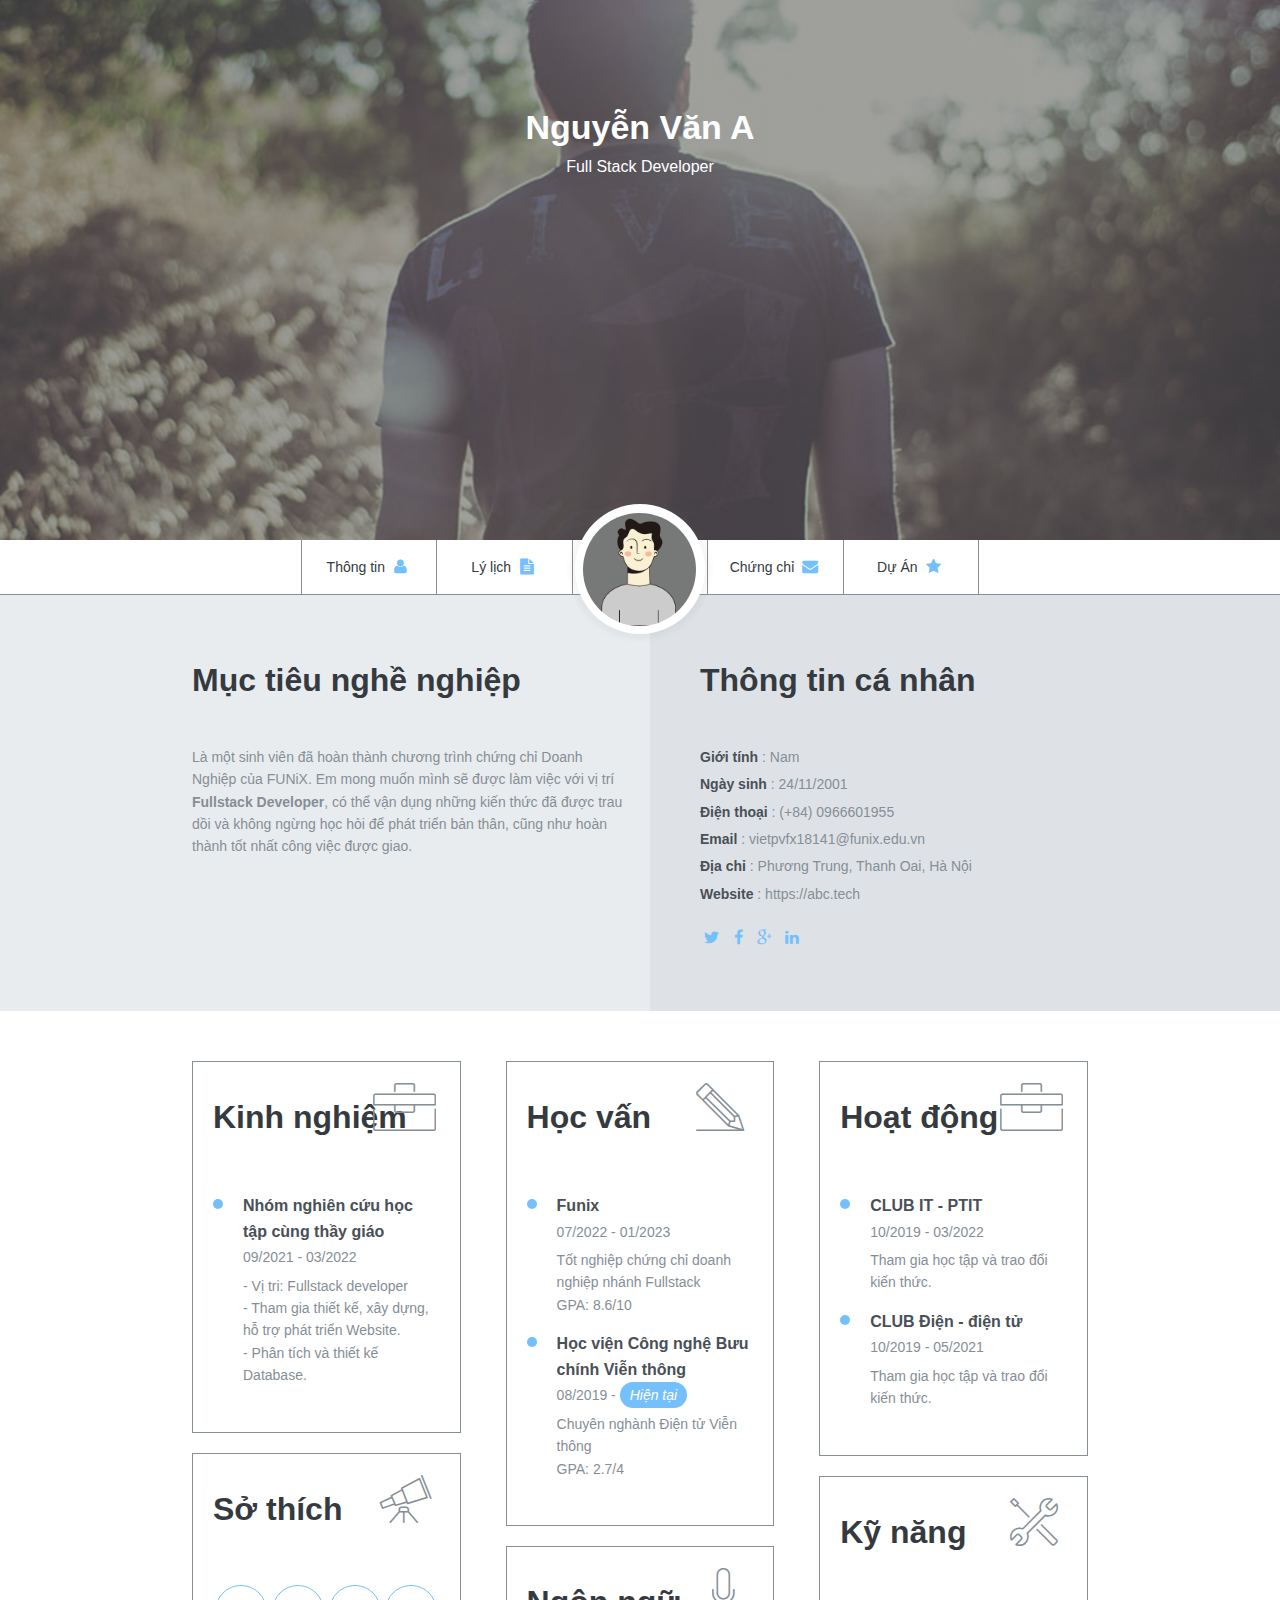
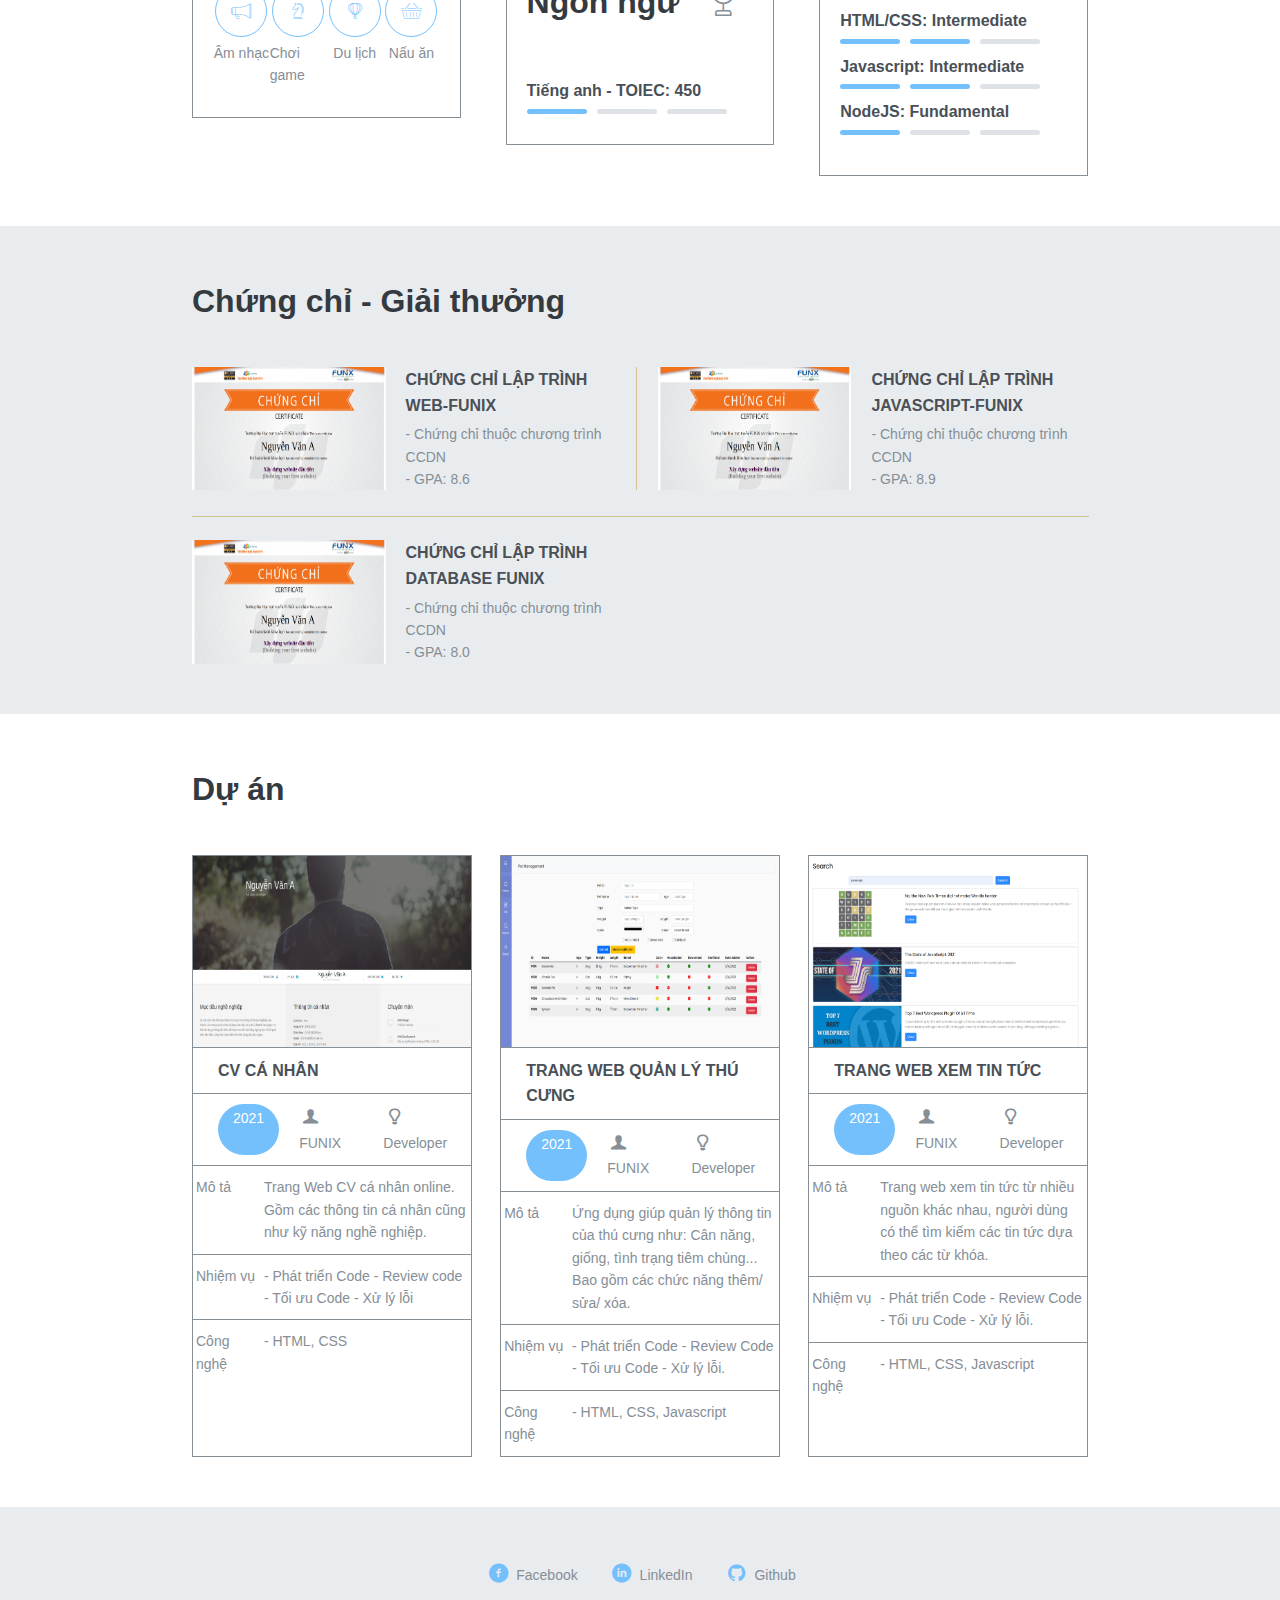
<file: index.html>
<!DOCTYPE html>
<html lang="en">
  <head>
    <meta charset="UTF-8" />
    <meta http-equiv="X-UA-Compatible" content="IE=edge" />
    <meta name="viewport" content="width=device-width, initial-scale=1.0" />
    <link
      href="https://fonts.googleapis.com/css2?family=Roboto:wght@300;400;500;700&display=swap"
      rel="stylesheet"
    />

    <link rel="stylesheet" href="./css/style.css" />
    <link rel="stylesheet" href="./css/tablet.css" />
    <link rel="stylesheet" href="./css/mobile.css" />
    <link rel="stylesheet" href="./css/font.css" />
    <title>Assignment 03</title>
  </head>
  <body>
    <!-- header -->
    <div id="banner">
      <div class="name-header">
        <h1 class="">Nguyễn Văn A</h1>
        <span class="">Full Stack Developer</span>
      </div>
    </div>
    <!-- navbar -->
    <section id="nav-bar">
      <div class="container">
        <nav class="navbar">
          <div class="nav-item">
            <a href="#about">Thông tin</a>
            <i class="icon-user blue-icon"></i>
          </div>
          <div class="nav-item">
            <a href="#job-info">Lý lịch</a>
            <i class="icon-doc-text-inv blue-icon"></i>
          </div>
          <div class="nav-item">
            <div class="box-avt">
              <div class="boder-avt">
                <img
                  src="./images/default-avatar.webp"
                  alt="avartar"
                  class="avartar"
                  style="width: 113px; height: 113px"
                />
              </div>
            </div>
          </div>
          <div class="nav-item">
            <a href="#certificate">Chứng chỉ</a>
            <i class="icon-mail-alt blue-icon"></i>
          </div>
          <div class="nav-item">
            <a href="#project">Dự Án</a>
            <i class="icon-star-1 blue-icon"></i>
          </div>
        </nav>
      </div>
    </section>

    <!-- about -->
    <section id="about" class="bg-grey">
      <div id="target">
        <h1 class="section-title">Mục tiêu nghề nghiệp</h1>
        <p>
          Là một sinh viên đã hoàn thành chương trình chứng chỉ Doanh Nghiệp của
          FUNiX. Em mong muốn mình sẽ được làm việc với vị trí
          <b>Fullstack Developer</b>, có thể vận dụng những kiến thức đã được
          trau dồi và không ngừng học hỏi để phát triển bản thân, cũng như hoàn
          thành tốt nhất công việc được giao.
        </p>
      </div>
      <div id="personal-info">
        <div class="personal-info-container">
          <h1 class="section-title">Thông tin cá nhân</h1>
          <ul>
            <li><span>Giới tính</span> : Nam</li>
            <li><span>Ngày sinh</span> : 24/11/2001</li>
            <li><span>Điện thoại</span> : (+84) 0966601955</li>
            <li><span>Email</span> : vietpvfx18141@funix.edu.vn</li>
            <li><span>Địa chỉ</span> : Phương Trung, Thanh Oai, Hà Nội</li>
            <li><span>Website</span> : https://abc.tech</li>
          </ul>
          <div class="box-info-icon">
            <i class="icon-twitter blue-icon"></i>
            <i class="icon-facebook blue-icon"></i>
            <i class="icon-gplus blue-icon"></i>
            <i class="icon-linkedin blue-icon"></i>
          </div>
        </div>
      </div>
    </section>

    <section id="job-info">
      <div class="container">
        <div class="row">
          <div class="content-container">
            <div class="job-header">
              <h1 class="section-title">Kinh nghiệm</h1>
              <i class="ic-toolbox job-icon"></i>
            </div>
            <div class="">
              <div class="content-item">
                <div class="header-item">
                  <p class="item-title">
                    Nhóm nghiên cứu học tập cùng thầy giáo
                  </p>
                  <span class="">09/2021 - 03/2022</span>
                </div>
                <p>- Vị tri: Fullstack developer</p>
                <p>- Tham gia thiết kế, xây dựng, hỗ trợ phát triển Website.</p>
                <p>- Phân tích và thiết kế Database.</p>
              </div>
            </div>
          </div>
          <div class="content-container">
            <div class="job-header">
              <h1 class="section-title">Sở thích</h1>
              <i class="ic-telescope job-icon"></i>
            </div>
            <div class="like-content">
              <div class="box-icon">
                <i class="ic-megaphone blue-icon"></i>
              </div>
              <div class="box-icon icon-2">
                <i class="ic-strategy blue-icon"></i>
              </div>
              <div class="box-icon">
                <i class="ic-hotairballoon blue-icon"></i>
              </div>
              <div class="box-icon">
                <i class="ic-basket blue-icon"></i>
              </div>
              <p>Âm nhạc</p>
              <p>Chơi game</p>
              <p>Du lịch</p>
              <p>Nấu ăn</p>
            </div>
          </div>
        </div>

        <div class="row">
          <div class="content-container">
            <div class="job-header">
              <h1 class="section-title">Học vấn</h1>
              <i class="ic-pencil job-icon"></i>
            </div>
            <div class="">
              <div class="content-item">
                <div class="header-item">
                  <p class="item-title">Funix</p>
                  <span>07/2022 - 01/2023</span>
                </div>
                <p>Tốt nghiệp chứng chỉ doanh nghiệp nhánh Fullstack</p>
                <p>GPA: 8.6/10</p>
              </div>
              <div class="content-item">
                <div class="header-item">
                  <p class="item-title">
                    Học viện Công nghệ Bưu chính Viễn thông
                  </p>
                  <span>08/2019 - </span>
                  <span class="now">Hiện tại</span>
                </div>
                <p>Chuyên nghành Điện tử Viễn thông</p>
                <p>GPA: 2.7/4</p>
              </div>
            </div>
          </div>
          <div class="content-container">
            <div class="job-header">
              <h1 class="section-title">Ngôn ngữ</h1>
              <i class="ic-mic job-icon"></i>
            </div>
            <div class="lengue-content">
              <p class="item-title">Tiếng anh - TOIEC: 450</p>
              <div class="rule-table">
                <div class="rule rule-color"></div>
                <div class="rule"></div>
                <div class="rule"></div>
              </div>
            </div>
          </div>
        </div>

        <div class="row">
          <div class="content-container">
            <div class="job-header">
              <h1 class="section-title">Hoạt động</h1>
              <i class="ic-toolbox job-icon"></i>
            </div>
            <div class="">
              <div class="content-item">
                <div class="header-item">
                  <p class="item-title">CLUB IT - PTIT</p>
                  <span>10/2019 - 03/2022</span>
                </div>
                <p>Tham gia học tập và trao đổi kiến thức.</p>
              </div>
              <div class="content-item">
                <div class="header-item">
                  <p class="item-title">CLUB Điện - điện tử</p>
                  <span>10/2019 - 05/2021</span>
                </div>
                <p>Tham gia học tập và trao đổi kiến thức.</p>
              </div>
            </div>
          </div>
          <div class="content-container">
            <div class="job-header">
              <h1 class="section-title">Kỹ năng</h1>
              <i class="ic-tools-2 job-icon"></i>
            </div>
            <div class="">
              <div class="box-skill">
                <p class="item-title">HTML/CSS: Intermediate</p>
                <div class="rule-table">
                  <div class="rule rule-color"></div>
                  <div class="rule rule-color"></div>
                  <div class="rule"></div>
                </div>
              </div>
              <div class="box-skill">
                <p class="item-title">Javascript: Intermediate</p>
                <div class="rule-table">
                  <div class="rule rule-color"></div>
                  <div class="rule rule-color"></div>
                  <div class="rule"></div>
                </div>
              </div>
              <div class="box-skill">
                <p class="item-title">NodeJS: Fundamental</p>
                <div class="rule-table">
                  <div class="rule rule-color"></div>
                  <div class="rule"></div>
                  <div class="rule"></div>
                </div>
              </div>
            </div>
          </div>
        </div>
      </div>
    </section>

    <!-- chung chi va giai thuong -->
    <section id="certificate" class="bg-grey">
      <div class="container">
        <h1 class="section-title">Chứng chỉ - Giải thưởng</h1>
        <div class="certi-container">
          <div class="content-1 certi-content">
            <img src="./images/Cert_WEB.png" alt="Cert_WEB" class="certi-img" />
            <div>
              <p class="item-title">CHỨNG CHỈ LẬP TRÌNH WEB-FUNIX</p>
              <p>- Chứng chỉ thuộc chương trình CCDN</p>
              <p>- GPA: 8.6</p>
            </div>
          </div>
          <div class="content-2 certi-content">
            <img src="./images/Cert_WEB.png" alt="Cert_WEB" class="certi-img" />
            <div>
              <p class="item-title">CHỨNG CHỈ LẬP TRÌNH JAVASCRIPT-FUNIX</p>
              <p>- Chứng chỉ thuộc chương trình CCDN</p>
              <p>- GPA: 8.9</p>
            </div>
          </div>
          <div class="certi-content">
            <img src="./images/Cert_WEB.png" alt="Cert_WEB" class="certi-img" />
            <div>
              <p class="item-title">CHỨNG CHỈ LẬP TRÌNH DATABASE FUNIX</p>
              <p>- Chứng chỉ thuộc chương trình CCDN</p>
              <p>- GPA: 8.0</p>
            </div>
          </div>
        </div>
      </div>
    </section>

    <!-- project -->
    <section id="project">
      <div class="container">
        <h1 class="section-title">Dự án</h1>
        <div class="pro-container">
          <!-- project-1 -->
          <div class="content-container">
            <img
              src="./images/project_1.png"
              alt="project-1"
              class="project-img"
            />
            <div class="item-content">
              <p class="box-item item-title">CV CÁ NHÂN</p>
              <div class="box-item">
                <p class="year">2021</p>
                <div>
                  <i class="icon-user-1 grey-icon"></i>
                  <span>FUNIX</span>
                </div>
                <div class="dev">
                  <i class="icon-lamp grey-icon"></i>
                  <span>Developer</span>
                </div>
              </div>
              <div class="box-item pro-info">
                <p>Mô tả</p>
                <p>
                  Trang Web CV cá nhân online. Gồm các thông tin cá nhân cũng
                  như kỹ năng nghề nghiệp.
                </p>
              </div>
              <div class="box-item pro-info">
                <p>Nhiệm vụ</p>
                <p>- Phát triển Code - Review code - Tối ưu Code - Xử lý lỗi</p>
              </div>
              <div class="box-item pro-info">
                <p>Công nghệ</p>
                <p>- HTML, CSS</p>
              </div>
            </div>
          </div>
          <!-- project-2 -->
          <div class="content-container">
            <img
              src="./images/project_2.png"
              alt="project-2"
              class="project-img"
            />
            <div class="item-content">
              <p class="box-item item-title">TRANG WEB QUẢN LÝ THÚ CƯNG</p>
              <div class="box-item">
                <p class="year">2021</p>
                <div>
                  <i class="icon-user-1 grey-icon"></i>
                  <span>FUNIX</span>
                </div>
                <div class="dev">
                  <i class="icon-lamp grey-icon"></i>
                  <span>Developer</span>
                </div>
              </div>
              <div class="box-item pro-info">
                <p>Mô tả</p>
                <p>
                  Ứng dụng giúp quản lý thông tin của thú cưng như: Cân năng,
                  giống, tình trạng tiêm chủng... Bao gồm các chức năng thêm/
                  sửa/ xóa.
                </p>
              </div>
              <div class="box-item pro-info">
                <p>Nhiệm vụ</p>
                <p>
                  - Phát triển Code - Review Code - Tối ưu Code - Xử lý lỗi.
                </p>
              </div>
              <div class="box-item pro-info">
                <p>Công nghệ</p>
                <p>- HTML, CSS, Javascript</p>
              </div>
            </div>
          </div>
          <!-- project-3 -->
          <div class="content-container">
            <img
              src="./images/project_3.png"
              alt="project-3"
              class="project-img"
            />
            <div class="item-content">
              <p class="box-item item-title">TRANG WEB XEM TIN TỨC</p>
              <div class="box-item">
                <p class="year">2021</p>
                <div>
                  <i class="icon-user-1 grey-icon"></i>
                  <span>FUNIX</span>
                </div>
                <div class="dev">
                  <i class="icon-lamp grey-icon"></i>
                  <span>Developer</span>
                </div>
              </div>
              <div class="box-item pro-info">
                <p>Mô tả</p>
                <p>
                  Trang web xem tin tức từ nhiều nguồn khác nhau, người dùng có
                  thể tìm kiếm các tin tức dựa theo các từ khóa.
                </p>
              </div>
              <div class="box-item pro-info">
                <p>Nhiệm vụ</p>
                <p>
                  - Phát triển Code - Review Code - Tối ưu Code - Xử lý lỗi.
                </p>
              </div>
              <div class="box-item pro-info">
                <p>Công nghệ</p>
                <p>- HTML, CSS, Javascript</p>
              </div>
            </div>
          </div>
        </div>
      </div>
    </section>

    <section id="footer" class="bg-grey">
      <div class="container">
        <ul class="footer-box">
          <li>
            <i class="icon-facebook-circled blue-icon footer-icon"></i>
            <a href="#">Facebook</a>
          </li>
          <li>
            <i class="icon-linkedin-circled blue-icon footer-icon"></i>
            <a href="#">LinkedIn</a>
          </li>
          <li>
            <i class="icon-github-circled blue-icon footer-icon"></i>
            <a href="#">Github</a>
          </li>
        </ul>
      </div>
    </section>
  </body>
</html>
</file>
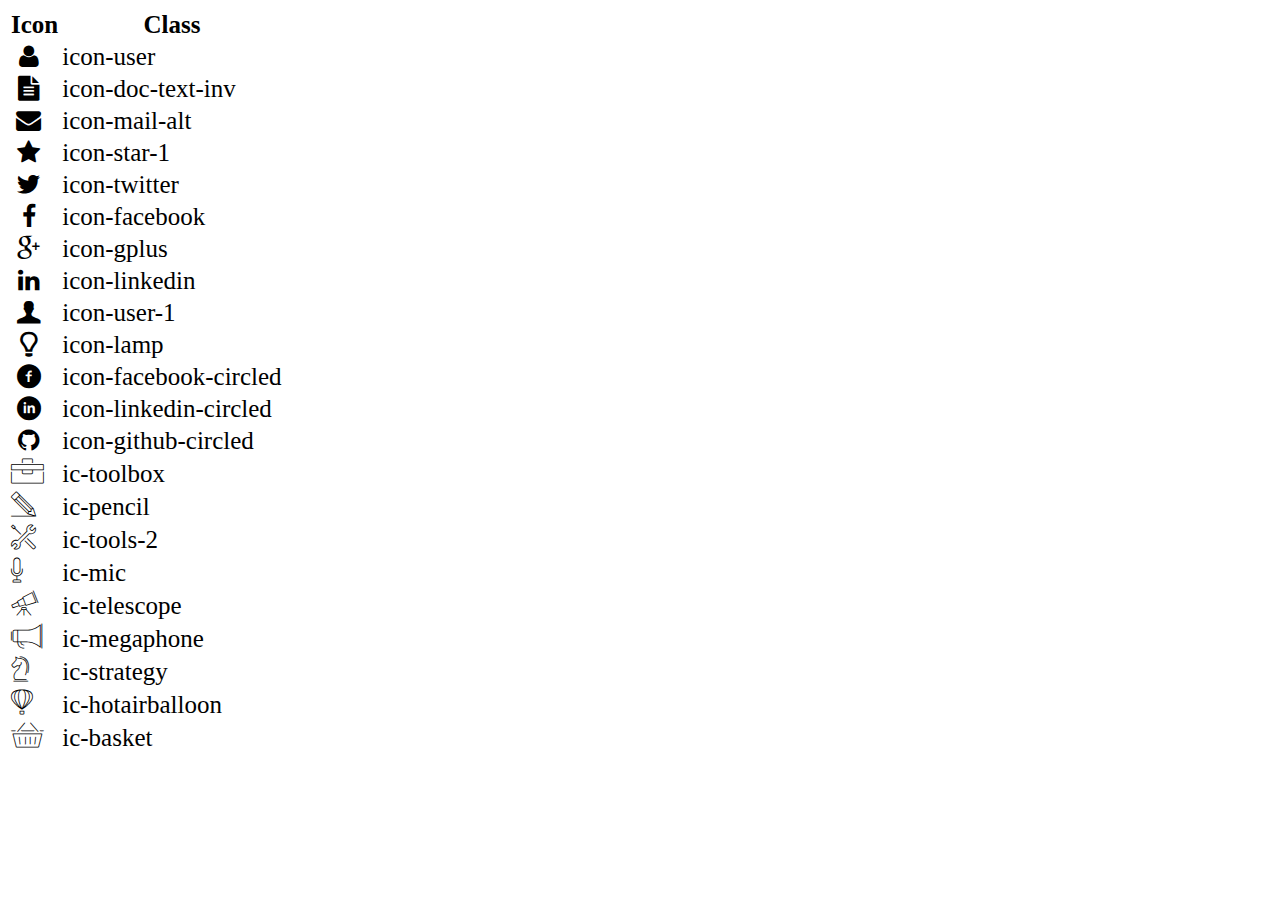
<file: icon-list.html>
<!DOCTYPE html>
<html lang="en">

<head>
    <meta charset="UTF-8">
    <meta http-equiv="X-UA-Compatible" content="IE=edge">
    <meta name="viewport" content="width=device-width, initial-scale=1.0">
    <link rel="stylesheet" href="css/font.css">
    <title>Icon List</title>
</head>

<body>
    <table style="font-size: 25px;">
        <thead>
            <tr>
                <th>Icon</th>
                <th>Class</th>
            </tr>
        </thead>
        <tbody>
            <tr>
                <td><i class="icon-user"></i></td>
                <td>icon-user</td>
            </tr>
            <tr>
                <td><i class="icon-doc-text-inv"></i></td>
                <td>icon-doc-text-inv</td>
            </tr>
            <tr>
                <td><i class="icon-mail-alt"></i></td>
                <td>icon-mail-alt</td>
            </tr>
            <tr>
                <td><i class="icon-star-1"></i></td>
                <td>icon-star-1</td>
            </tr>
            <tr>
                <td><i class="icon-twitter"></i></td>
                <td>icon-twitter</td>
            </tr>
            <tr>
                <td><i class="icon-facebook"></i></td>
                <td>icon-facebook</td>
            </tr>
            <tr>
                <td><i class="icon-gplus"></i></td>
                <td>icon-gplus</td>
            </tr>
            <tr>
                <td><i class="icon-linkedin"></i></td>
                <td>icon-linkedin</td>
            </tr>
            <tr>
                <td><i class="icon-user-1"></i></td>
                <td>icon-user-1</td>
            </tr>
            <tr>
                <td><i class="icon-lamp"></i></td>
                <td>icon-lamp</td>
            </tr>
            <tr>
                <td><i class="icon-facebook-circled"></i></td>
                <td>icon-facebook-circled</td>
            </tr>
            <tr>
                <td><i class="icon-linkedin-circled"></i></td>
                <td>icon-linkedin-circled</td>
            </tr>
            <tr>
                <td><i class="icon-github-circled"></i></td>
                <td>icon-github-circled</td>
            </tr>
            <tr>
                <td><i class="ic-toolbox"></i></td>
                <td>ic-toolbox</td>
            </tr>
            <tr>
                <td><i class="ic-pencil"></i></td>
                <td>ic-pencil</td>
            </tr>
            <tr>
                <td><i class="ic-tools-2"></i></td>
                <td>ic-tools-2</td>
            </tr>

            <tr>
                <td><i class="ic-mic"></i></td>
                <td>ic-mic</td>
            </tr>
            <tr>
                <td><i class="ic-telescope"></i></td>
                <td>ic-telescope</td>
            </tr>
            <tr>
                <td><i class="ic-megaphone"></i></td>
                <td>ic-megaphone</td>
            </tr>
            <tr>
                <td><i class="ic-strategy"></i></td>
                <td>ic-strategy</td>
            </tr>
            <tr>
                <td><i class="ic-hotairballoon"></i></td>
                <td>ic-hotairballoon</td>
            </tr>
            <tr>
                <td><i class="ic-basket"></i></td>
                <td>ic-basket</td>
            </tr>
        </tbody>
    </table>
</body>

</html>
</file>
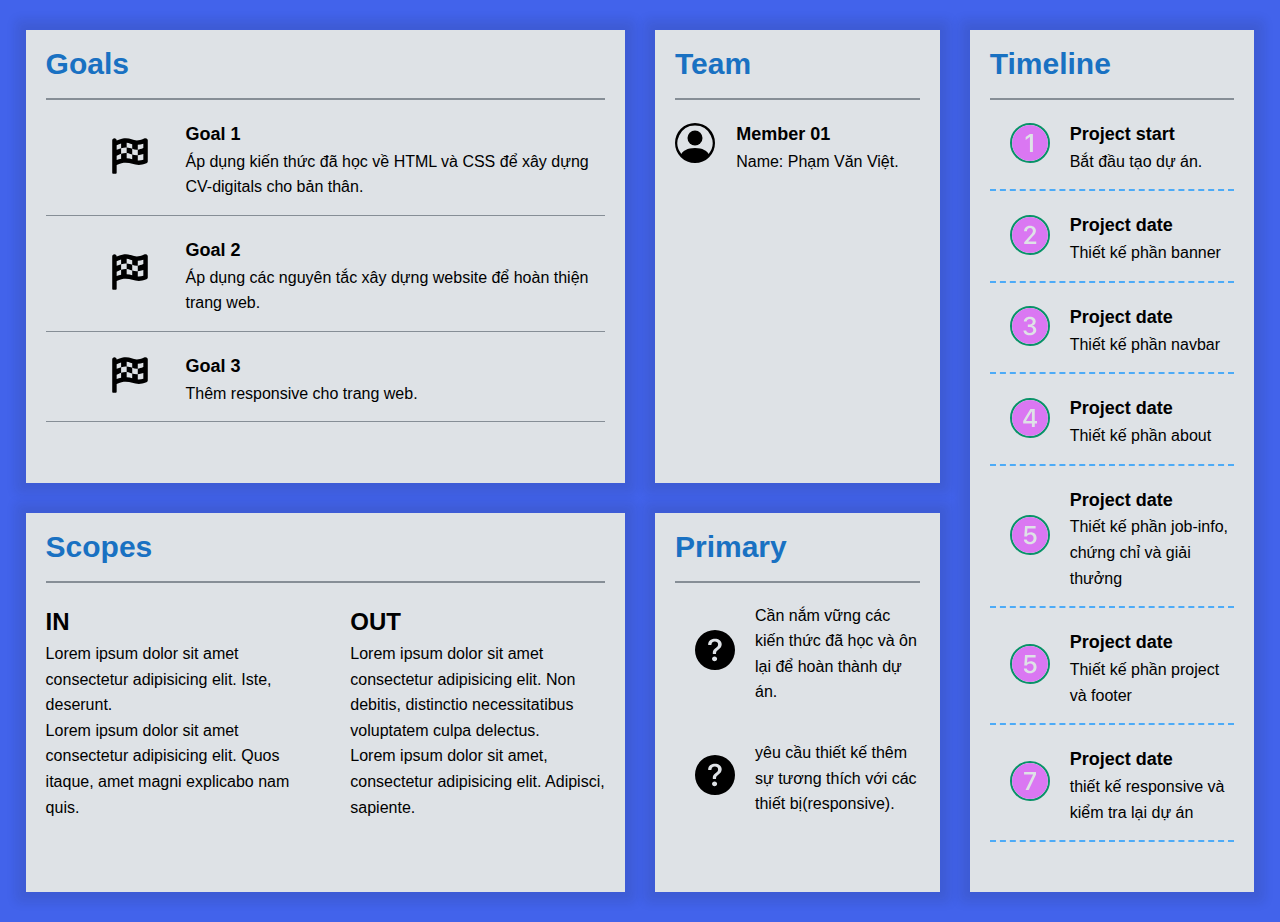
<file: project-charter.html>
<!DOCTYPE html>
<html lang="en">
  <head>
    <meta charset="UTF-8" />
    <meta http-equiv="X-UA-Compatible" content="IE=edge" />
    <meta name="viewport" content="width=device-width, initial-scale=1.0" />
    <link rel="stylesheet" href="./css/project-charter.css" />
    <title>Project charter</title>
  </head>
  <body>
    <div class="body-container">
      <!-- goals -->
      <section id="goals">
        <div class="container">
          <h1 class="section-title">Goals</h1>
          <div class="content-item">
            <div class="box-icon">
              <svg
                xmlns="http://www.w3.org/2000/svg"
                viewBox="0 0 576 512"
                class="goal-icon"
              >
                <!--! Font Awesome Pro 6.1.2 by @fontawesome - https://fontawesome.com License - https://fontawesome.com/license (Commercial License) Copyright 2022 Fonticons, Inc. -->
                <path
                  d="M509.5 .0234c-6.145 0-12.53 1.344-18.64 4.227c-44.11 20.86-76.81 27.94-104.1 27.94c-57.89 0-91.53-31.86-158.2-31.87C195 .3203 153.3 8.324 96 32.38V32c0-17.75-14.25-32-32-32S32 14.25 32 32L31.96 496c0 8.75 7.25 16 16 16H80C88.75 512 96 504.8 96 496V384c51.74-23.86 92.71-31.82 128.3-31.82c71.09 0 120.6 31.78 191.7 31.78c30.81 0 65.67-5.969 108.1-23.09C536.3 355.9 544 344.4 544 332.1V30.74C544 12.01 527.8 .0234 509.5 .0234zM480 141.8c-31.99 14.04-57.81 20.59-80 22.49v80.21c25.44-1.477 51.59-6.953 80-17.34V308.9c-22.83 7.441-43.93 11.08-64.03 11.08c-5.447 0-10.71-.4258-15.97-.8906V244.5c-4.436 .2578-8.893 .6523-13.29 .6523c-25.82 0-47.35-4.547-66.71-10.08v66.91c-23.81-6.055-50.17-11.41-80-12.98V213.1C236.2 213.7 232.5 213.3 228.5 213.3C208.8 213.3 185.1 217.7 160 225.1v69.1C139.2 299.4 117.9 305.8 96 314.4V250.7l24.77-10.39C134.8 234.5 147.6 229.9 160 225.1V143.4C140.9 148.5 120.1 155.2 96 165.3V101.8l24.77-10.39C134.8 85.52 147.6 80.97 160 77.02v66.41c26.39-6.953 49.09-10.17 68.48-10.16c4.072 0 7.676 .4453 11.52 .668V65.03C258.6 66.6 274.4 71.55 293.2 77.83C301.7 80.63 310.7 83.45 320 86.12v66.07c20.79 6.84 41.45 12.96 66.71 12.96c4.207 0 8.781-.4766 13.29-.8594V95.54c25.44-1.477 51.59-6.953 80-17.34V141.8zM240 133.9v80.04c18.61 1.57 34.37 6.523 53.23 12.8C301.7 229.6 310.7 232.4 320 235.1V152.2C296.1 144.3 271.6 135.8 240 133.9z"
                />
              </svg>
            </div>
            <div class="content">
              <h3 class="item-title">Goal 1</h3>
              <p>
                Áp dụng kiến thức đã học về HTML và CSS để xây dựng CV-digitals
                cho bản thân.
              </p>
            </div>
          </div>
          <div class="content-item">
            <div class="box-icon">
              <svg
                xmlns="http://www.w3.org/2000/svg"
                viewBox="0 0 576 512"
                class="goal-icon"
              >
                <!--! Font Awesome Pro 6.1.2 by @fontawesome - https://fontawesome.com License - https://fontawesome.com/license (Commercial License) Copyright 2022 Fonticons, Inc. -->
                <path
                  d="M509.5 .0234c-6.145 0-12.53 1.344-18.64 4.227c-44.11 20.86-76.81 27.94-104.1 27.94c-57.89 0-91.53-31.86-158.2-31.87C195 .3203 153.3 8.324 96 32.38V32c0-17.75-14.25-32-32-32S32 14.25 32 32L31.96 496c0 8.75 7.25 16 16 16H80C88.75 512 96 504.8 96 496V384c51.74-23.86 92.71-31.82 128.3-31.82c71.09 0 120.6 31.78 191.7 31.78c30.81 0 65.67-5.969 108.1-23.09C536.3 355.9 544 344.4 544 332.1V30.74C544 12.01 527.8 .0234 509.5 .0234zM480 141.8c-31.99 14.04-57.81 20.59-80 22.49v80.21c25.44-1.477 51.59-6.953 80-17.34V308.9c-22.83 7.441-43.93 11.08-64.03 11.08c-5.447 0-10.71-.4258-15.97-.8906V244.5c-4.436 .2578-8.893 .6523-13.29 .6523c-25.82 0-47.35-4.547-66.71-10.08v66.91c-23.81-6.055-50.17-11.41-80-12.98V213.1C236.2 213.7 232.5 213.3 228.5 213.3C208.8 213.3 185.1 217.7 160 225.1v69.1C139.2 299.4 117.9 305.8 96 314.4V250.7l24.77-10.39C134.8 234.5 147.6 229.9 160 225.1V143.4C140.9 148.5 120.1 155.2 96 165.3V101.8l24.77-10.39C134.8 85.52 147.6 80.97 160 77.02v66.41c26.39-6.953 49.09-10.17 68.48-10.16c4.072 0 7.676 .4453 11.52 .668V65.03C258.6 66.6 274.4 71.55 293.2 77.83C301.7 80.63 310.7 83.45 320 86.12v66.07c20.79 6.84 41.45 12.96 66.71 12.96c4.207 0 8.781-.4766 13.29-.8594V95.54c25.44-1.477 51.59-6.953 80-17.34V141.8zM240 133.9v80.04c18.61 1.57 34.37 6.523 53.23 12.8C301.7 229.6 310.7 232.4 320 235.1V152.2C296.1 144.3 271.6 135.8 240 133.9z"
                />
              </svg>
            </div>
            <div class="content">
              <h3 class="item-title">Goal 2</h3>
              <p>
                Áp dụng các nguyên tắc xây dựng website để hoàn thiện trang web.
              </p>
            </div>
          </div>
          <div class="content-item">
            <div class="box-icon">
              <svg
                xmlns="http://www.w3.org/2000/svg"
                viewBox="0 0 576 512"
                class="goal-icon"
              >
                <!--! Font Awesome Pro 6.1.2 by @fontawesome - https://fontawesome.com License - https://fontawesome.com/license (Commercial License) Copyright 2022 Fonticons, Inc. -->
                <path
                  d="M509.5 .0234c-6.145 0-12.53 1.344-18.64 4.227c-44.11 20.86-76.81 27.94-104.1 27.94c-57.89 0-91.53-31.86-158.2-31.87C195 .3203 153.3 8.324 96 32.38V32c0-17.75-14.25-32-32-32S32 14.25 32 32L31.96 496c0 8.75 7.25 16 16 16H80C88.75 512 96 504.8 96 496V384c51.74-23.86 92.71-31.82 128.3-31.82c71.09 0 120.6 31.78 191.7 31.78c30.81 0 65.67-5.969 108.1-23.09C536.3 355.9 544 344.4 544 332.1V30.74C544 12.01 527.8 .0234 509.5 .0234zM480 141.8c-31.99 14.04-57.81 20.59-80 22.49v80.21c25.44-1.477 51.59-6.953 80-17.34V308.9c-22.83 7.441-43.93 11.08-64.03 11.08c-5.447 0-10.71-.4258-15.97-.8906V244.5c-4.436 .2578-8.893 .6523-13.29 .6523c-25.82 0-47.35-4.547-66.71-10.08v66.91c-23.81-6.055-50.17-11.41-80-12.98V213.1C236.2 213.7 232.5 213.3 228.5 213.3C208.8 213.3 185.1 217.7 160 225.1v69.1C139.2 299.4 117.9 305.8 96 314.4V250.7l24.77-10.39C134.8 234.5 147.6 229.9 160 225.1V143.4C140.9 148.5 120.1 155.2 96 165.3V101.8l24.77-10.39C134.8 85.52 147.6 80.97 160 77.02v66.41c26.39-6.953 49.09-10.17 68.48-10.16c4.072 0 7.676 .4453 11.52 .668V65.03C258.6 66.6 274.4 71.55 293.2 77.83C301.7 80.63 310.7 83.45 320 86.12v66.07c20.79 6.84 41.45 12.96 66.71 12.96c4.207 0 8.781-.4766 13.29-.8594V95.54c25.44-1.477 51.59-6.953 80-17.34V141.8zM240 133.9v80.04c18.61 1.57 34.37 6.523 53.23 12.8C301.7 229.6 310.7 232.4 320 235.1V152.2C296.1 144.3 271.6 135.8 240 133.9z"
                />
              </svg>
            </div>
            <div class="content">
              <h3 class="item-title">Goal 3</h3>
              <p>Thêm responsive cho trang web.</p>
            </div>
          </div>
        </div>
      </section>

      <!-- team -->
      <section id="team">
        <div class="container">
          <h1>Team</h1>
          <div class="content-item">
            <div class="box-icon">
              <svg
                xmlns="http://www.w3.org/2000/svg"
                fill="currentColor"
                class="icon-team"
                viewBox="0 0 16 16"
              >
                <path d="M11 6a3 3 0 1 1-6 0 3 3 0 0 1 6 0z" />
                <path
                  fill-rule="evenodd"
                  d="M0 8a8 8 0 1 1 16 0A8 8 0 0 1 0 8zm8-7a7 7 0 0 0-5.468 11.37C3.242 11.226 4.805 10 8 10s4.757 1.225 5.468 2.37A7 7 0 0 0 8 1z"
                />
              </svg>
            </div>
            <div class="content">
              <h3 class="item-title">Member 01</h3>
              <p>Name: Phạm Văn Việt.</p>
            </div>
          </div>
        </div>
      </section>

      <!-- scopes -->
      <section id="scopes">
        <div class="container">
          <h1>Scopes</h1>
          <div class="scopes-container">
            <div class="content">
              <h3>IN</h3>
              <p>
                Lorem ipsum dolor sit amet consectetur adipisicing elit. Iste,
                deserunt.
              </p>
              <p>
                Lorem ipsum dolor sit amet consectetur adipisicing elit. Quos
                itaque, amet magni explicabo nam quis.
              </p>
            </div>
            <div class="content">
              <h3>OUT</h3>
              <p>
                Lorem ipsum dolor sit amet consectetur adipisicing elit. Non
                debitis, distinctio necessitatibus voluptatem culpa delectus.
              </p>
              <p>
                Lorem ipsum dolor sit amet, consectetur adipisicing elit.
                Adipisci, sapiente.
              </p>
            </div>
          </div>
        </div>
      </section>

      <!-- primary -->
      <section id="primary">
        <div class="container">
          <h1>Primary</h1>
          <div class="content-item">
            <div class="box-icon">
              <svg
                xmlns="http://www.w3.org/2000/svg"
                fill="currentColor"
                class="primary-icon"
                viewBox="0 0 16 16"
              >
                <path
                  d="M16 8A8 8 0 1 1 0 8a8 8 0 0 1 16 0zM5.496 6.033h.825c.138 0 .248-.113.266-.25.09-.656.54-1.134 1.342-1.134.686 0 1.314.343 1.314 1.168 0 .635-.374.927-.965 1.371-.673.489-1.206 1.06-1.168 1.987l.003.217a.25.25 0 0 0 .25.246h.811a.25.25 0 0 0 .25-.25v-.105c0-.718.273-.927 1.01-1.486.609-.463 1.244-.977 1.244-2.056 0-1.511-1.276-2.241-2.673-2.241-1.267 0-2.655.59-2.75 2.286a.237.237 0 0 0 .241.247zm2.325 6.443c.61 0 1.029-.394 1.029-.927 0-.552-.42-.94-1.029-.94-.584 0-1.009.388-1.009.94 0 .533.425.927 1.01.927z"
                />
              </svg>
            </div>
            <div class="content">
              <p>
                Cần nắm vững các kiến thức đã học và ôn lại để hoàn thành dự án.
              </p>
            </div>
          </div>
          <div class="content-item">
            <div class="box-icon">
              <svg
                xmlns="http://www.w3.org/2000/svg"
                fill="currentColor"
                class="primary-icon"
                viewBox="0 0 16 16"
              >
                <path
                  d="M16 8A8 8 0 1 1 0 8a8 8 0 0 1 16 0zM5.496 6.033h.825c.138 0 .248-.113.266-.25.09-.656.54-1.134 1.342-1.134.686 0 1.314.343 1.314 1.168 0 .635-.374.927-.965 1.371-.673.489-1.206 1.06-1.168 1.987l.003.217a.25.25 0 0 0 .25.246h.811a.25.25 0 0 0 .25-.25v-.105c0-.718.273-.927 1.01-1.486.609-.463 1.244-.977 1.244-2.056 0-1.511-1.276-2.241-2.673-2.241-1.267 0-2.655.59-2.75 2.286a.237.237 0 0 0 .241.247zm2.325 6.443c.61 0 1.029-.394 1.029-.927 0-.552-.42-.94-1.029-.94-.584 0-1.009.388-1.009.94 0 .533.425.927 1.01.927z"
                />
              </svg>
            </div>
            <div class="content">
              <p>
                yêu cầu thiết kế thêm sự tương thích với các thiết
                bị(responsive).
              </p>
            </div>
          </div>
        </div>
      </section>
      <!-- timeline -->
      <section id="timeline">
        <div class="container">
          <h1>Timeline</h1>
          <div class="content-item">
            <div class="box-icon">
              <svg
                xmlns="http://www.w3.org/2000/svg"
                fill="currentColor"
                class="icon-timeline"
                viewBox="0 0 16 16"
              >
                <path
                  fill-rule="evenodd"
                  d="M16 8A8 8 0 1 1 0 8a8 8 0 0 1 16 0ZM9.283 4.002V12H7.971V5.338h-.065L6.072 6.656V5.385l1.899-1.383h1.312Z"
                />
              </svg>
            </div>
            <div class="content">
              <h3 class="item-title">Project start</h3>
              <p>Bắt đầu tạo dự án.</p>
            </div>
          </div>
          <div class="content-item">
            <div class="box-icon">
              <svg
                xmlns="http://www.w3.org/2000/svg"
                fill="currentColor"
                class="icon-timeline"
                viewBox="0 0 16 16"
              >
                <path
                  d="M16 8A8 8 0 1 1 0 8a8 8 0 0 1 16 0ZM6.646 6.24c0-.691.493-1.306 1.336-1.306.756 0 1.313.492 1.313 1.236 0 .697-.469 1.23-.902 1.705l-2.971 3.293V12h5.344v-1.107H7.268v-.077l1.974-2.22.096-.107c.688-.763 1.287-1.428 1.287-2.43 0-1.266-1.031-2.215-2.613-2.215-1.758 0-2.637 1.19-2.637 2.402v.065h1.271v-.07Z"
                />
              </svg>
            </div>
            <div class="content">
              <h3 class="item-title">Project date</h3>
              <p>Thiết kế phần banner</p>
            </div>
          </div>
          <div class="content-item">
            <div class="box-icon">
              <svg
                xmlns="http://www.w3.org/2000/svg"
                fill="currentColor"
                class="icon-timeline"
                viewBox="0 0 16 16"
              >
                <path
                  d="M16 8A8 8 0 1 1 0 8a8 8 0 0 1 16 0Zm-8.082.414c.92 0 1.535.54 1.541 1.318.012.791-.615 1.36-1.588 1.354-.861-.006-1.482-.469-1.54-1.066H5.104c.047 1.177 1.05 2.144 2.754 2.144 1.653 0 2.954-.937 2.93-2.396-.023-1.278-1.031-1.846-1.734-1.916v-.07c.597-.1 1.505-.739 1.482-1.876-.03-1.177-1.043-2.074-2.637-2.062-1.675.006-2.59.984-2.625 2.12h1.248c.036-.556.557-1.054 1.348-1.054.785 0 1.348.486 1.348 1.195.006.715-.563 1.237-1.342 1.237h-.838v1.072h.879Z"
                />
              </svg>
            </div>
            <div class="content">
              <h3 class="item-title">Project date</h3>
              <p>Thiết kế phần navbar</p>
            </div>
          </div>
          <div class="content-item">
            <div class="box-icon">
              <svg
                xmlns="http://www.w3.org/2000/svg"
                fill="currentColor"
                class="icon-timeline"
                viewBox="0 0 16 16"
              >
                <path
                  d="M16 8A8 8 0 1 1 0 8a8 8 0 0 1 16 0ZM7.519 5.057c-.886 1.418-1.772 2.838-2.542 4.265v1.12H8.85V12h1.26v-1.559h1.007V9.334H10.11V4.002H8.176c-.218.352-.438.703-.657 1.055ZM6.225 9.281v.053H8.85V5.063h-.065c-.867 1.33-1.787 2.806-2.56 4.218Z"
                />
              </svg>
            </div>
            <div class="content">
              <h3 class="item-title">Project date</h3>
              <p>Thiết kế phần about</p>
            </div>
          </div>
          <div class="content-item">
            <div class="box-icon">
              <svg
                xmlns="http://www.w3.org/2000/svg"
                fill="currentColor"
                class="icon-timeline"
                viewBox="0 0 16 16"
              >
                <path
                  d="M16 8A8 8 0 1 1 0 8a8 8 0 0 1 16 0Zm-8.006 4.158c1.74 0 2.924-1.119 2.924-2.806 0-1.641-1.178-2.584-2.56-2.584-.897 0-1.442.421-1.612.68h-.064l.193-2.344h3.621V4.002H5.791L5.445 8.63h1.149c.193-.358.668-.809 1.435-.809.85 0 1.582.604 1.582 1.57 0 1.085-.779 1.682-1.57 1.682-.697 0-1.389-.31-1.53-1.031H5.276c.065 1.213 1.149 2.115 2.72 2.115Z"
                />
              </svg>
            </div>
            <div class="content">
              <h3 class="item-title">Project date</h3>
              <p>Thiết kế phần job-info, chứng chỉ và giải thưởng</p>
            </div>
          </div>
          <div class="content-item">
            <div class="box-icon">
              <svg
                xmlns="http://www.w3.org/2000/svg"
                fill="currentColor"
                class="icon-timeline"
                viewBox="0 0 16 16"
              >
                <path
                  d="M16 8A8 8 0 1 1 0 8a8 8 0 0 1 16 0Zm-8.006 4.158c1.74 0 2.924-1.119 2.924-2.806 0-1.641-1.178-2.584-2.56-2.584-.897 0-1.442.421-1.612.68h-.064l.193-2.344h3.621V4.002H5.791L5.445 8.63h1.149c.193-.358.668-.809 1.435-.809.85 0 1.582.604 1.582 1.57 0 1.085-.779 1.682-1.57 1.682-.697 0-1.389-.31-1.53-1.031H5.276c.065 1.213 1.149 2.115 2.72 2.115Z"
                />
              </svg>
            </div>
            <div class="content">
              <h3 class="item-title">Project date</h3>
              <p>Thiết kế phần project và footer</p>
            </div>
          </div>
          <div class="content-item">
            <div class="box-icon">
              <svg
                xmlns="http://www.w3.org/2000/svg"
                fill="currentColor"
                class="icon-timeline"
                viewBox="0 0 16 16"
              >
                <path
                  d="M16 8A8 8 0 1 1 0 8a8 8 0 0 1 16 0ZM5.37 5.11h3.972v.07L6.025 12H7.42l3.258-6.85V4.002H5.369v1.107Z"
                />
              </svg>
            </div>
            <div class="content">
              <h3 class="item-title">Project date</h3>
              <p>thiết kế responsive và kiểm tra lại dự án</p>
            </div>
          </div>
        </div>
      </section>
    </div>
  </body>
</html>
</file>
<file: css/style.css>
:root {
  --blue-icon: #74c0fc;
  --grey-light: #868e96;
  --text: #343a40;
  --text-seconrd: #495057;
  --oran: #d6c08d;
  --ruler: #dee2e6;
}
* {
  margin: 0;
  padding: 0;
}
body {
  color: var(--text);
  font-family: sans-serif;
  line-height: 1.6;
  box-sizing: border-box;
}
a {
  text-decoration: none;
  font-size: 14px;
  color: var(--text);
}
span,
ul,
p {
  color: var(--grey-light);
  font-size: 14px;
  line-height: 1.6;
}
ul {
  list-style: none;
}
/* icon */
.blue-icon {
  color: var(--blue-icon);
}
/* container */
.container {
  width: 70%;
  margin: 0 auto;
}
/* background grey */
.bg-grey {
  background-color: #e9ecef;
}
/* title */
.section-title {
  margin-bottom: 40px;
}
.item-title {
  font-size: 16px;
  font-weight: 600;
  color: var(--text-seconrd);
}

/* header */
#banner {
  overflow: hidden;
  background-image: linear-gradient(
      rgba(78, 77, 77, 0.5),
      rgba(78, 77, 77, 0.5)
    ),
    url("../images/banner.jpg");
  height: 60vh;
  background-size: cover;
}
.name-header {
  margin-top: 100px;
  text-align: center;
  color: white;
}
#banner h1 {
  font-size: 34px;
}
#banner span {
  color: white;
  font-size: 16px;
}

/* navbars */
#nav-bar {
  border-bottom: 1.5px solid var(--grey-light);
}
.navbar {
  display: flex;
  justify-content: center;
}
.nav-item {
  width: 15%;
  text-align: center;
  padding: 14px 0;
  border-left: 1px solid var(--grey-light);
}
.nav-item:last-child {
  border-right: 1px solid var(--grey-light);
}
/* navbar avartar */
.box-avt {
  position: relative;
}
.boder-avt {
  box-shadow: 0 0 5px 5px rgba(112, 112, 112, 0.064);
  background-color: white;
  border-radius: 50%;
  width: 130px;
  height: 130px;
  position: absolute;
  top: -50px;
  left: 50%;
  transform: translate(-50%, 0);

  display: flex;
  justify-content: center;
  align-items: center;
}
.avartar {
  border-radius: 50%;
}

/* about */
#about {
  display: flex;
}
#target {
  width: 50%;
  padding: 60px 20px 60px 15%;
}
#personal-info {
  width: 50%;
  padding: 60px 15% 60px 0;
  background-color: #dee2e6;
}
.personal-info-container {
  margin-left: 50px;
}
#personal-info span {
  font-weight: 600;
  color: var(--text-seconrd);
}
#personal-info li {
  margin-bottom: 5px;
}

.box-info-icon {
  margin-top: 20px;
}
/* job ifno */
#job-info {
  padding: 50px 0;
}
#job-info .container {
  display: flex;
  justify-content: space-between;
  flex-wrap: wrap;
}
.row {
  display: flex;
  flex-direction: column;
  width: 30%;
  gap: 20px;
}
.content-container {
  border: 1px solid var(--grey-light);
  height: max-content;
  padding: 30px 20px;
  box-sizing: content-box;
}

.job-header {
  position: relative;
  margin-bottom: 50px;
}
.job-icon {
  position: absolute;
  right: 25px;
  top: 7px;
  color: var(--grey-light);
  transform: scale(3);
}
.content-item {
  margin-left: 30px;
  margin-bottom: 15px;
  position: relative;
}
.header-item {
  margin-bottom: 5px;
}
.content-item::before {
  content: " ";
  position: absolute;
  width: 10px;
  height: 10px;
  top: 6px;
  left: -30px;
  background-color: var(--blue-icon);
  border-radius: 50%;
}

.like-content {
  display: grid;
  grid-template-columns: 25% 25% 25% 25%;
  row-gap: 5px;
  justify-items: center;
}
.box-icon {
  width: 50px;
  height: 50px;
  border-radius: 50%;
  border: 1px solid var(--blue-icon);

  display: flex;
  justify-content: center;
  align-items: center;
}

.rule-table {
  margin-top: 5px;
  display: flex;
  gap: 10px;
}
.rule {
  width: 60px;
  height: 5px;
  border-radius: 5px;
  background-color: var(--ruler);
}
.rule-color {
  background-color: var(--blue-icon);
}
.box-skill {
  margin-bottom: 10px;
}
.now {
  padding: 5px 10px;
  background-color: var(--blue-icon);
  color: white;
  border-radius: 100px;
  font-style: italic;
}

/* chung chi va giai thuong */
#certificate {
  padding: 50px 0;
}
.certi-img {
  width: 45%;
}
#certificate .item-title {
  margin-bottom: 5px;
}
.certi-container {
  display: flex;
  justify-content: space-between;
  flex-wrap: wrap;
  row-gap: 50px;
}
.certi-content {
  width: 48%;
  display: flex;
  gap: 20px;
}
.content-1,
.content-2 {
  position: relative;
}
.content-2::before {
  content: " ";
  position: absolute;
  left: -22px;
  top: 0;
  bottom: 0;
  width: 1px;
  height: 100%;
  background-color: var(--oran);
}
.content-1::after {
  content: " ";
  position: absolute;
  bottom: -27px;
  left: 0;
  right: 0;
  width: 208.5%;
  height: 1px;
  background-color: var(--oran);
}

/* project */
#project {
  padding: 50px 0;
}
.pro-container {
  width: 100%;
  display: flex;
  justify-content: space-between;
}
#project .content-container {
  padding: 0;
  width: 31%;
  display: flex;
  flex-direction: column;
  height: auto;
}
.project-img {
  width: 100%;
}
.box-item {
  padding: 10px 3px;
  border-top: 1px solid var(--grey-light);
}
.box-item:nth-child(1),
.box-item:nth-child(2) {
  padding-left: 25px;
  display: flex;
  gap: 20px;
}
.pro-info {
  display: grid;
  grid-template-columns: 25% 75%;
}
.year {
  color: white;
  background-color: var(--blue-icon);
  padding: 3px 15px;
  border-radius: 100px;
}
.grey-icon {
  color: var(--grey-light);
}

/* footer */
#footer {
  height: 10vh;
  padding-top: 50px;
}
.footer-box {
  display: flex;
  justify-content: center;
  gap: 30px;
}
#footer a {
  color: var(--grey-light);
}
.footer-icon {
  font-size: 20px;
  transform: scale(2);
}
</file>
<file: css/tablet.css>
@media (min-width: 46.25em) and (max-width: 63.9375em) {
  .container {
    width: 92%;
  }
  /* navbar */
  .box-avt {
    display: none;
  }
  .nav-item {
    width: 30%;
  }
  .nav-item:nth-child(3) {
    width: 15%;
  }

  /* about */
  #target {
    padding: 50px;
  }
  #personal-info {
    padding: 50px;
  }
  .personal-info-container {
    margin: 0;
  }

  /* job-info */
  #job-info .container {
    display: grid;
    grid-template-columns: 47% 47%;
  }
  .row {
    width: 100%;
    gap: 50px;
  }
  .row:nth-child(3) {
    grid-column: 1/-1;
    display: grid;
    grid-template-columns: 47% 47%;
    column-gap: 0;
    justify-content: space-between;
    align-items: flex-end;
  }

  /* chung chi va giai thuong */
  .certi-container {
    row-gap: 70px;
  }
  .certi-img {
    width: 100%;
  }
  .certi-content {
    flex-direction: column;
  }
  .content-2::before {
    left: -17px;
  }
  .content-1::after {
    bottom: -32px;
  }
  .content-2::after {
    width: 100%;
  }

  /* project */
  #project .content-container {
    width: 30%;
  }
  .content-container .box-item:nth-child(2) {
    display: grid;
    grid-template-columns: 1fr 2.5fr;
    grid-template-rows: auto auto;
    column-gap: 10px;
    row-gap: 5px;
  }
  .dev {
    grid-column: 2/-1;
  }
  .box-item:nth-child(1),
  .box-item:nth-child(2) {
    padding-left: 15px;
  }
}
</file>
<file: css/mobile.css>
@media (max-width: 46.1875em) {
  .container {
    width: 92%;
  }

  /* navbar */
  .box-avt {
    display: none;
  }

  /* navbar */
  #nav-bar {
    border: none;
  }
  .navbar {
    padding: 10px 0;
    flex-direction: column;
    justify-content: stretch;
  }

  .nav-item:nth-child(3) {
    display: none;
  }
  .nav-item {
    border: none;
    width: 100%;
    padding: 5px 10px;

    display: flex;
    flex-direction: row-reverse;
    justify-content: left;
    align-items: center;
    gap: 5px;
  }
  .nav-item:last-child {
    border: none;
  }

  /* about */
  #about {
    flex-direction: column;
  }
  #target {
    width: 92%;
    margin: 0 auto;
    padding: 50px 0;
  }
  #personal-info {
    padding-top: 100px;
    width: 100%;
  }
  .personal-info-container {
    width: 92%;
    margin: 0 auto;
  }

  /* job-info */
  .row {
    width: 100%;
    margin-top: 20px;
  }

  /* chung chi va giai thuong */
  .certi-content {
    width: 100%;
    flex-direction: column;
  }
  .certi-img {
    width: 100%;
  }
  .content-2::before {
    display: none;
  }
  .content-1::after {
    width: 100%;
    height: 1.5px;
  }
  .content-2::after {
    content: " ";
    position: absolute;
    bottom: -27px;
    left: 0;
    right: 0;
    width: 100%;
    height: 1.5px;
    background-color: var(--oran);
  }

  /* project */
  .pro-container {
    flex-direction: column;
    gap: 50px;
  }
  .pro-container .content-container {
    width: auto !important;
  }
  .box-item {
    padding: 10px 15px;
  }
  /* footer */
  #footer {
    height: 15vh;
  }
  .footer-box {
    margin: auto 0;
    flex-direction: column;
    gap: 0;
    padding: 0;
    font-size: 12px;
  }
  .footer-icon {
    font-size: 12px;
  }
}
</file>
<file: css/font.css>
@font-face {
	font-family: 'open_sanslight';
	src: url('../fonts/OpenSans-Light-webfont.eot');
	src: url('../fonts/OpenSans-Light-webfont.eot#iefix') format('embedded-opentype'),
		url('../fonts/OpenSans-Light-webfont.woff') format('woff'),
		url('../fonts/OpenSans-Light-webfont.ttf') format('truetype'),
		url('../fonts/OpenSans-Light-webfont.svg#open_sanslight') format('svg');
	font-weight: normal;
	font-style: normal;

}

@font-face {
	font-family: 'open_sansitalic';
	src: url('../fonts/OpenSans-Italic-webfont.eot');
	src: url('../fonts/OpenSans-Italic-webfont.eot#iefix') format('embedded-opentype'),
		url('../fonts/OpenSans-Italic-webfont.woff') format('woff'),
		url('../fonts/OpenSans-Italic-webfont.ttf') format('truetype'),
		url('../fonts/OpenSans-Italic-webfont.svg#open_sansitalic') format('svg');
	font-weight: normal;
	font-style: normal;

}

@font-face {
	font-family: 'open_sanssemibold';
	src: url('../fonts/OpenSans-Semibold-webfont.eot');
	src: url('../fonts/OpenSans-Semibold-webfont.eot#iefix') format('embedded-opentype'),
		url('../fonts/OpenSans-Semibold-webfont.woff') format('woff'),
		url('../fonts/OpenSans-Semibold-webfont.ttf') format('truetype'),
		url('../fonts/OpenSans-Semibold-webfont.svg#open_sanssemibold') format('svg');
	font-weight: normal;
	font-style: normal;

}


@font-face {
	font-family: 'open_sanslight_italic';
	src: url('../fonts/OpenSans-LightItalic-webfont.eot');
	src: url('../fonts/OpenSans-LightItalic-webfont.eot#iefix') format('embedded-opentype'),
		url('../fonts/OpenSans-LightItalic-webfont.woff') format('woff'),
		url('../fonts/OpenSans-LightItalic-webfont.ttf') format('truetype'),
		url('../fonts/OpenSans-LightItalic-webfont.svg#open_sanslight_italic') format('svg');
	font-weight: normal;
	font-style: normal;

}

@font-face {
	font-family: 'open_sansregular';
	src: url('../fonts/OpenSans-Regular-webfont.eot');
	src: url('../fonts/OpenSans-Regular-webfont.eot#iefix') format('embedded-opentype'),
		url('../fonts/OpenSans-Regular-webfont.woff') format('woff'),
		url('../fonts/OpenSans-Regular-webfont.ttf') format('truetype'),
		url('../fonts/OpenSans-Regular-webfont.svg#open_sansregular') format('svg');
	font-weight: normal;
	font-style: normal;

}


@font-face {
	font-family: 'fontello';
	src: url('../fonts/fontello.eot');
	src: url('../fonts/fontello.eot#iefix') format('embedded-opentype'),
		url('../fonts/fontello.woff') format('woff'),
		url('../fonts/fontello.ttf') format('truetype'),
		url('../fonts/fontello.svg#fontello') format('svg');
	font-weight: normal;
	font-style: normal;
}

[class^="icon-"]:before,
[class*=" icon-"]:before {
	font-family: "fontello";
	font-style: normal;
	font-weight: normal;
	speak: none;

	display: inline-block;
	text-decoration: inherit;
	width: 1em;
	margin-right: .2em;
	text-align: center;
	/* opacity: .8; */

	/* For safety - reset parent styles, that can break glyph codes*/
	font-variant: normal;
	text-transform: none;

	/* fix buttons height, for twitter bootstrap */
	line-height: 1em;

	/* Animation center compensation - margins should be symmetric */
	/* remove if not needed */
	margin-left: .2em;

	/* you can be more comfortable with increased icons size */
	/* font-size: 120%; */

	/* Font smoothing. That was taken from TWBS */
	-webkit-font-smoothing: antialiased;
	-moz-osx-font-smoothing: grayscale;

	/* Uncomment for 3D effect */
	/* text-shadow: 1px 1px 1px rgba(127, 127, 127, 0.3); */
}

.icon-emo-happy:before {
	content: '\e800';
}

/* '' */
.icon-emo-wink:before {
	content: '\e801';
}

/* '' */
.icon-emo-wink2:before {
	content: '\e802';
}

/* '' */
.icon-emo-unhappy:before {
	content: '\e803';
}

/* '' */
.icon-emo-sleep:before {
	content: '\e804';
}

/* '' */
.icon-emo-thumbsup:before {
	content: '\e805';
}

/* '' */
.icon-emo-devil:before {
	content: '\e806';
}

/* '' */
.icon-emo-surprised:before {
	content: '\e807';
}

/* '' */
.icon-emo-tongue:before {
	content: '\e808';
}

/* '' */
.icon-emo-coffee:before {
	content: '\e809';
}

/* '' */
.icon-emo-sunglasses:before {
	content: '\e80a';
}

/* '' */
.icon-emo-displeased:before {
	content: '\e80b';
}

/* '' */
.icon-emo-beer:before {
	content: '\e80c';
}

/* '' */
.icon-emo-grin:before {
	content: '\e80d';
}

/* '' */
.icon-emo-angry:before {
	content: '\e80e';
}

/* '' */
.icon-emo-saint:before {
	content: '\e80f';
}

/* '' */
.icon-emo-cry:before {
	content: '\e810';
}

/* '' */
.icon-emo-shoot:before {
	content: '\e811';
}

/* '' */
.icon-emo-squint:before {
	content: '\e812';
}

/* '' */
.icon-emo-laugh:before {
	content: '\e813';
}

/* '' */
.icon-spin1:before {
	content: '\e814';
}

/* '' */
.icon-spin2:before {
	content: '\e815';
}

/* '' */
.icon-spin3:before {
	content: '\e816';
}

/* '' */
.icon-spin4:before {
	content: '\e817';
}

/* '' */
.icon-spin5:before {
	content: '\e818';
}

/* '' */
.icon-spin6:before {
	content: '\e819';
}

/* '' */
.icon-firefox:before {
	content: '\e81a';
}

/* '' */
.icon-chrome:before {
	content: '\e81b';
}

/* '' */
.icon-opera:before {
	content: '\e81c';
}

/* '' */
.icon-ie:before {
	content: '\e81d';
}

/* '' */
.icon-crown:before {
	content: '\e81e';
}

/* '' */
.icon-crown-plus:before {
	content: '\e81f';
}

/* '' */
.icon-crown-minus:before {
	content: '\e820';
}

/* '' */
.icon-marquee:before {
	content: '\e821';
}

/* '' */
.icon-glass:before {
	content: '\e822';
}

/* '' */
.icon-music:before {
	content: '\e823';
}

/* '' */
.icon-search:before {
	content: '\e824';
}

/* '' */
.icon-mail:before {
	content: '\e825';
}

/* '' */
.icon-mail-alt:before {
	content: '\e826';
}

/* '' */
.icon-mail-squared:before {
	content: '\e827';
}

/* '' */
.icon-heart:before {
	content: '\e828';
}

/* '' */
.icon-heart-empty:before {
	content: '\e829';
}

/* '' */
.icon-star-1:before {
	content: '\e82a';
}

/* '' */
.icon-star-empty-1:before {
	content: '\e82b';
}

/* '' */
.icon-star-half:before {
	content: '\e82c';
}

/* '' */
.icon-star-half-alt:before {
	content: '\e82d';
}

/* '' */
.icon-user:before {
	content: '\e82e';
}

/* '' */
.icon-user-plus:before {
	content: '\e82f';
}

/* '' */
.icon-user-times:before {
	content: '\e830';
}

/* '' */
.icon-users:before {
	content: '\e831';
}

/* '' */
.icon-male:before {
	content: '\e832';
}

/* '' */
.icon-female:before {
	content: '\e833';
}

/* '' */
.icon-child:before {
	content: '\e834';
}

/* '' */
.icon-user-secret:before {
	content: '\e835';
}

/* '' */
.icon-video:before {
	content: '\e836';
}

/* '' */
.icon-videocam:before {
	content: '\e837';
}

/* '' */
.icon-picture:before {
	content: '\e838';
}

/* '' */
.icon-camera:before {
	content: '\e839';
}

/* '' */
.icon-camera-alt:before {
	content: '\e83a';
}

/* '' */
.icon-th-large:before {
	content: '\e83b';
}

/* '' */
.icon-th:before {
	content: '\e83c';
}

/* '' */
.icon-th-list:before {
	content: '\e83d';
}

/* '' */
.icon-ok:before {
	content: '\e83e';
}

/* '' */
.icon-ok-circled:before {
	content: '\e83f';
}

/* '' */
.icon-ok-circled2:before {
	content: '\e840';
}

/* '' */
.icon-ok-squared:before {
	content: '\e841';
}

/* '' */
.icon-cancel:before {
	content: '\e842';
}

/* '' */
.icon-cancel-circled:before {
	content: '\e843';
}

/* '' */
.icon-cancel-circled2:before {
	content: '\e844';
}

/* '' */
.icon-plus:before {
	content: '\e845';
}

/* '' */
.icon-plus-circled:before {
	content: '\e846';
}

/* '' */
.icon-plus-squared:before {
	content: '\e847';
}

/* '' */
.icon-plus-squared-alt:before {
	content: '\e848';
}

/* '' */
.icon-minus:before {
	content: '\e849';
}

/* '' */
.icon-minus-circled:before {
	content: '\e84a';
}

/* '' */
.icon-minus-squared:before {
	content: '\e84b';
}

/* '' */
.icon-minus-squared-alt:before {
	content: '\e84c';
}

/* '' */
.icon-help:before {
	content: '\e84d';
}

/* '' */
.icon-help-circled:before {
	content: '\e84e';
}

/* '' */
.icon-info-circled:before {
	content: '\e84f';
}

/* '' */
.icon-info:before {
	content: '\e850';
}

/* '' */
.icon-home:before {
	content: '\e851';
}

/* '' */
.icon-link:before {
	content: '\e852';
}

/* '' */
.icon-unlink:before {
	content: '\e853';
}

/* '' */
.icon-link-ext:before {
	content: '\e854';
}

/* '' */
.icon-link-ext-alt:before {
	content: '\e855';
}

/* '' */
.icon-attach:before {
	content: '\e856';
}

/* '' */
.icon-lock:before {
	content: '\e857';
}

/* '' */
.icon-lock-open:before {
	content: '\e858';
}

/* '' */
.icon-lock-open-alt:before {
	content: '\e859';
}

/* '' */
.icon-pin:before {
	content: '\e85a';
}

/* '' */
.icon-eye:before {
	content: '\e85b';
}

/* '' */
.icon-eye-off:before {
	content: '\e85c';
}

/* '' */
.icon-tag-1:before {
	content: '\e85d';
}

/* '' */
.icon-tags:before {
	content: '\e85e';
}

/* '' */
.icon-bookmark:before {
	content: '\e85f';
}

/* '' */
.icon-bookmark-empty:before {
	content: '\e860';
}

/* '' */
.icon-flag:before {
	content: '\e861';
}

/* '' */
.icon-flag-empty:before {
	content: '\e862';
}

/* '' */
.icon-flag-checkered:before {
	content: '\e863';
}

/* '' */
.icon-thumbs-up:before {
	content: '\e864';
}

/* '' */
.icon-thumbs-down:before {
	content: '\e865';
}

/* '' */
.icon-thumbs-up-alt:before {
	content: '\e866';
}

/* '' */
.icon-thumbs-down-alt:before {
	content: '\e867';
}

/* '' */
.icon-download:before {
	content: '\e868';
}

/* '' */
.icon-upload:before {
	content: '\e869';
}

/* '' */
.icon-download-cloud:before {
	content: '\e86a';
}

/* '' */
.icon-upload-cloud:before {
	content: '\e86b';
}

/* '' */
.icon-reply:before {
	content: '\e86c';
}

/* '' */
.icon-reply-all:before {
	content: '\e86d';
}

/* '' */
.icon-forward:before {
	content: '\e86e';
}

/* '' */
.icon-quote-left:before {
	content: '\e86f';
}

/* '' */
.icon-quote-right:before {
	content: '\e870';
}

/* '' */
.icon-code:before {
	content: '\e871';
}

/* '' */
.icon-export:before {
	content: '\e872';
}

/* '' */
.icon-export-alt:before {
	content: '\e873';
}

/* '' */
.icon-share:before {
	content: '\e874';
}

/* '' */
.icon-share-squared:before {
	content: '\e875';
}

/* '' */
.icon-pencil:before {
	content: '\e876';
}

/* '' */
.icon-pencil-squared:before {
	content: '\e877';
}

/* '' */
.icon-edit:before {
	content: '\e878';
}

/* '' */
.icon-print:before {
	content: '\e879';
}

/* '' */
.icon-retweet:before {
	content: '\e87a';
}

/* '' */
.icon-keyboard:before {
	content: '\e87b';
}

/* '' */
.icon-gamepad:before {
	content: '\e87c';
}

/* '' */
.icon-comment:before {
	content: '\e87d';
}

/* '' */
.icon-chat:before {
	content: '\e87e';
}

/* '' */
.icon-comment-empty:before {
	content: '\e87f';
}

/* '' */
.icon-chat-empty:before {
	content: '\e880';
}

/* '' */
.icon-bell:before {
	content: '\e881';
}

/* '' */
.icon-bell-alt:before {
	content: '\e882';
}

/* '' */
.icon-bell-off:before {
	content: '\e883';
}

/* '' */
.icon-bell-off-empty:before {
	content: '\e884';
}

/* '' */
.icon-attention-alt:before {
	content: '\e885';
}

/* '' */
.icon-attention:before {
	content: '\e886';
}

/* '' */
.icon-attention-circled:before {
	content: '\e887';
}

/* '' */
.icon-location:before {
	content: '\e888';
}

/* '' */
.icon-direction:before {
	content: '\e889';
}

/* '' */
.icon-compass:before {
	content: '\e88a';
}

/* '' */
.icon-trash:before {
	content: '\e88b';
}

/* '' */
.icon-trash-empty:before {
	content: '\e88c';
}

/* '' */
.icon-doc:before {
	content: '\e88d';
}

/* '' */
.icon-docs:before {
	content: '\e88e';
}

/* '' */
.icon-doc-text:before {
	content: '\e88f';
}

/* '' */
.icon-doc-inv:before {
	content: '\e890';
}

/* '' */
.icon-doc-text-inv:before {
	content: '\e891';
}

/* '' */
.icon-file-pdf:before {
	content: '\e892';
}

/* '' */
.icon-file-word:before {
	content: '\e893';
}

/* '' */
.icon-file-excel:before {
	content: '\e894';
}

/* '' */
.icon-file-powerpoint:before {
	content: '\e895';
}

/* '' */
.icon-file-image:before {
	content: '\e896';
}

/* '' */
.icon-file-archive:before {
	content: '\e897';
}

/* '' */
.icon-file-audio:before {
	content: '\e898';
}

/* '' */
.icon-file-video:before {
	content: '\e899';
}

/* '' */
.icon-file-code:before {
	content: '\e89a';
}

/* '' */
.icon-folder:before {
	content: '\e89b';
}

/* '' */
.icon-folder-open:before {
	content: '\e89c';
}

/* '' */
.icon-folder-empty:before {
	content: '\e89d';
}

/* '' */
.icon-folder-open-empty:before {
	content: '\e89e';
}

/* '' */
.icon-box:before {
	content: '\e89f';
}

/* '' */
.icon-rss:before {
	content: '\e8a0';
}

/* '' */
.icon-rss-squared:before {
	content: '\e8a1';
}

/* '' */
.icon-phone:before {
	content: '\e8a2';
}

/* '' */
.icon-phone-squared:before {
	content: '\e8a3';
}

/* '' */
.icon-fax:before {
	content: '\e8a4';
}

/* '' */
.icon-menu:before {
	content: '\e8a5';
}

/* '' */
.icon-cog:before {
	content: '\e8a6';
}

/* '' */
.icon-cog-alt:before {
	content: '\e8a7';
}

/* '' */
.icon-wrench:before {
	content: '\e8a8';
}

/* '' */
.icon-sliders:before {
	content: '\e8a9';
}

/* '' */
.icon-basket:before {
	content: '\e8aa';
}

/* '' */
.icon-cart-plus:before {
	content: '\e8ab';
}

/* '' */
.icon-cart-arrow-down:before {
	content: '\e8ac';
}

/* '' */
.icon-calendar:before {
	content: '\e8ad';
}

/* '' */
.icon-calendar-empty:before {
	content: '\e8ae';
}

/* '' */
.icon-login:before {
	content: '\e8af';
}

/* '' */
.icon-logout:before {
	content: '\e8b0';
}

/* '' */
.icon-mic:before {
	content: '\e8b1';
}

/* '' */
.icon-mute:before {
	content: '\e8b2';
}

/* '' */
.icon-volume-off:before {
	content: '\e8b3';
}

/* '' */
.icon-volume-down:before {
	content: '\e8b4';
}

/* '' */
.icon-volume-up:before {
	content: '\e8b5';
}

/* '' */
.icon-headphones:before {
	content: '\e8b6';
}

/* '' */
.icon-clock:before {
	content: '\e8b7';
}

/* '' */
.icon-lightbulb:before {
	content: '\e8b8';
}

/* '' */
.icon-block:before {
	content: '\e8b9';
}

/* '' */
.icon-resize-full:before {
	content: '\e8ba';
}

/* '' */
.icon-resize-full-alt:before {
	content: '\e8bb';
}

/* '' */
.icon-resize-small:before {
	content: '\e8bc';
}

/* '' */
.icon-resize-vertical:before {
	content: '\e8bd';
}

/* '' */
.icon-resize-horizontal:before {
	content: '\e8be';
}

/* '' */
.icon-move:before {
	content: '\e8bf';
}

/* '' */
.icon-zoom-in:before {
	content: '\e8c0';
}

/* '' */
.icon-zoom-out:before {
	content: '\e8c1';
}

/* '' */
.icon-down-circled2:before {
	content: '\e8c2';
}

/* '' */
.icon-up-circled2:before {
	content: '\e8c3';
}

/* '' */
.icon-left-circled2:before {
	content: '\e8c4';
}

/* '' */
.icon-right-circled2:before {
	content: '\e8c5';
}

/* '' */
.icon-down-dir:before {
	content: '\e8c6';
}

/* '' */
.icon-up-dir:before {
	content: '\e8c7';
}

/* '' */
.icon-left-dir:before {
	content: '\e8c8';
}

/* '' */
.icon-right-dir:before {
	content: '\e8c9';
}

/* '' */
.icon-down-open:before {
	content: '\e8ca';
}

/* '' */
.icon-left-open:before {
	content: '\e8cb';
}

/* '' */
.icon-right-open:before {
	content: '\e8cc';
}

/* '' */
.icon-up-open:before {
	content: '\e8cd';
}

/* '' */
.icon-angle-left:before {
	content: '\e8ce';
}

/* '' */
.icon-angle-right:before {
	content: '\e8cf';
}

/* '' */
.icon-angle-up:before {
	content: '\e8d0';
}

/* '' */
.icon-angle-down:before {
	content: '\e8d1';
}

/* '' */
.icon-angle-circled-left:before {
	content: '\e8d2';
}

/* '' */
.icon-angle-circled-right:before {
	content: '\e8d3';
}

/* '' */
.icon-angle-circled-up:before {
	content: '\e8d4';
}

/* '' */
.icon-angle-circled-down:before {
	content: '\e8d5';
}

/* '' */
.icon-angle-double-left:before {
	content: '\e8d6';
}

/* '' */
.icon-angle-double-right:before {
	content: '\e8d7';
}

/* '' */
.icon-angle-double-up:before {
	content: '\e8d8';
}

/* '' */
.icon-angle-double-down:before {
	content: '\e8d9';
}

/* '' */
.icon-down:before {
	content: '\e8da';
}

/* '' */
.icon-left:before {
	content: '\e8db';
}

/* '' */
.icon-right:before {
	content: '\e8dc';
}

/* '' */
.icon-up:before {
	content: '\e8dd';
}

/* '' */
.icon-down-big:before {
	content: '\e8de';
}

/* '' */
.icon-left-big:before {
	content: '\e8df';
}

/* '' */
.icon-right-big:before {
	content: '\e8e0';
}

/* '' */
.icon-up-big:before {
	content: '\e8e1';
}

/* '' */
.icon-right-hand:before {
	content: '\e8e2';
}

/* '' */
.icon-left-hand:before {
	content: '\e8e3';
}

/* '' */
.icon-up-hand:before {
	content: '\e8e4';
}

/* '' */
.icon-down-hand:before {
	content: '\e8e5';
}

/* '' */
.icon-left-circled:before {
	content: '\e8e6';
}

/* '' */
.icon-right-circled:before {
	content: '\e8e7';
}

/* '' */
.icon-up-circled:before {
	content: '\e8e8';
}

/* '' */
.icon-down-circled:before {
	content: '\e8e9';
}

/* '' */
.icon-cw:before {
	content: '\e8ea';
}

/* '' */
.icon-ccw:before {
	content: '\e8eb';
}

/* '' */
.icon-arrows-cw:before {
	content: '\e8ec';
}

/* '' */
.icon-level-up:before {
	content: '\e8ed';
}

/* '' */
.icon-level-down:before {
	content: '\e8ee';
}

/* '' */
.icon-shuffle:before {
	content: '\e8ef';
}

/* '' */
.icon-exchange:before {
	content: '\e8f0';
}

/* '' */
.icon-history:before {
	content: '\e8f1';
}

/* '' */
.icon-expand:before {
	content: '\e8f2';
}

/* '' */
.icon-collapse:before {
	content: '\e8f3';
}

/* '' */
.icon-expand-right:before {
	content: '\e8f4';
}

/* '' */
.icon-collapse-left:before {
	content: '\e8f5';
}

/* '' */
.icon-play:before {
	content: '\e8f6';
}

/* '' */
.icon-play-circled:before {
	content: '\e8f7';
}

/* '' */
.icon-play-circled2:before {
	content: '\e8f8';
}

/* '' */
.icon-stop:before {
	content: '\e8f9';
}

/* '' */
.icon-pause:before {
	content: '\e8fa';
}

/* '' */
.icon-to-end:before {
	content: '\e8fb';
}

/* '' */
.icon-to-end-alt:before {
	content: '\e8fc';
}

/* '' */
.icon-to-start:before {
	content: '\e8fd';
}

/* '' */
.icon-to-start-alt:before {
	content: '\e8fe';
}

/* '' */
.icon-fast-fw:before {
	content: '\e8ff';
}

/* '' */
.icon-fast-bw:before {
	content: '\e900';
}

/* '' */
.icon-eject:before {
	content: '\e901';
}

/* '' */
.icon-target:before {
	content: '\e902';
}

/* '' */
.icon-signal:before {
	content: '\e903';
}

/* '' */
.icon-wifi:before {
	content: '\e904';
}

/* '' */
.icon-award:before {
	content: '\e905';
}

/* '' */
.icon-desktop:before {
	content: '\e906';
}

/* '' */
.icon-laptop:before {
	content: '\e907';
}

/* '' */
.icon-tablet:before {
	content: '\e908';
}

/* '' */
.icon-mobile:before {
	content: '\e909';
}

/* '' */
.icon-inbox:before {
	content: '\e90a';
}

/* '' */
.icon-globe:before {
	content: '\e90b';
}

/* '' */
.icon-sun:before {
	content: '\e90c';
}

/* '' */
.icon-cloud:before {
	content: '\e90d';
}

/* '' */
.icon-flash:before {
	content: '\e90e';
}

/* '' */
.icon-moon:before {
	content: '\e90f';
}

/* '' */
.icon-umbrella-1:before {
	content: '\e910';
}

/* '' */
.icon-flight:before {
	content: '\e911';
}

/* '' */
.icon-fighter-jet:before {
	content: '\e912';
}

/* '' */
.icon-paper-plane:before {
	content: '\e913';
}

/* '' */
.icon-paper-plane-empty:before {
	content: '\e914';
}

/* '' */
.icon-space-shuttle:before {
	content: '\e915';
}

/* '' */
.icon-leaf:before {
	content: '\e916';
}

/* '' */
.icon-font:before {
	content: '\e917';
}

/* '' */
.icon-bold:before {
	content: '\e918';
}

/* '' */
.icon-medium:before {
	content: '\e919';
}

/* '' */
.icon-italic:before {
	content: '\e91a';
}

/* '' */
.icon-header:before {
	content: '\e91b';
}

/* '' */
.icon-paragraph:before {
	content: '\e91c';
}

/* '' */
.icon-text-height:before {
	content: '\e91d';
}

/* '' */
.icon-text-width:before {
	content: '\e91e';
}

/* '' */
.icon-align-left:before {
	content: '\e91f';
}

/* '' */
.icon-align-center:before {
	content: '\e920';
}

/* '' */
.icon-align-right:before {
	content: '\e921';
}

/* '' */
.icon-align-justify:before {
	content: '\e922';
}

/* '' */
.icon-list:before {
	content: '\e923';
}

/* '' */
.icon-indent-left:before {
	content: '\e924';
}

/* '' */
.icon-indent-right:before {
	content: '\e925';
}

/* '' */
.icon-list-bullet:before {
	content: '\e926';
}

/* '' */
.icon-list-numbered:before {
	content: '\e927';
}

/* '' */
.icon-strike:before {
	content: '\e928';
}

/* '' */
.icon-underline:before {
	content: '\e929';
}

/* '' */
.icon-superscript:before {
	content: '\e92a';
}

/* '' */
.icon-subscript:before {
	content: '\e92b';
}

/* '' */
.icon-table:before {
	content: '\e92c';
}

/* '' */
.icon-columns:before {
	content: '\e92d';
}

/* '' */
.icon-crop:before {
	content: '\e92e';
}

/* '' */
.icon-scissors:before {
	content: '\e92f';
}

/* '' */
.icon-paste:before {
	content: '\e930';
}

/* '' */
.icon-briefcase:before {
	content: '\e931';
}

/* '' */
.icon-suitcase:before {
	content: '\e932';
}

/* '' */
.icon-ellipsis:before {
	content: '\e933';
}

/* '' */
.icon-ellipsis-vert:before {
	content: '\e934';
}

/* '' */
.icon-off:before {
	content: '\e935';
}

/* '' */
.icon-road:before {
	content: '\e936';
}

/* '' */
.icon-list-alt:before {
	content: '\e937';
}

/* '' */
.icon-qrcode:before {
	content: '\e938';
}

/* '' */
.icon-barcode:before {
	content: '\e939';
}

/* '' */
.icon-book:before {
	content: '\e93a';
}

/* '' */
.icon-ajust:before {
	content: '\e93b';
}

/* '' */
.icon-tint:before {
	content: '\e93c';
}

/* '' */
.icon-toggle-off:before {
	content: '\e93d';
}

/* '' */
.icon-toggle-on:before {
	content: '\e93e';
}

/* '' */
.icon-check:before {
	content: '\e93f';
}

/* '' */
.icon-check-empty:before {
	content: '\e940';
}

/* '' */
.icon-circle:before {
	content: '\e941';
}

/* '' */
.icon-circle-empty:before {
	content: '\e942';
}

/* '' */
.icon-circle-thin:before {
	content: '\e943';
}

/* '' */
.icon-circle-notch:before {
	content: '\e944';
}

/* '' */
.icon-dot-circled:before {
	content: '\e945';
}

/* '' */
.icon-asterisk:before {
	content: '\e946';
}

/* '' */
.icon-gift:before {
	content: '\e947';
}

/* '' */
.icon-fire:before {
	content: '\e948';
}

/* '' */
.icon-magnet:before {
	content: '\e949';
}

/* '' */
.icon-chart-bar:before {
	content: '\e94a';
}

/* '' */
.icon-chart-area:before {
	content: '\e94b';
}

/* '' */
.icon-chart-pie:before {
	content: '\e94c';
}

/* '' */
.icon-chart-line:before {
	content: '\e94d';
}

/* '' */
.icon-ticket:before {
	content: '\e94e';
}

/* '' */
.icon-credit-card:before {
	content: '\e94f';
}

/* '' */
.icon-floppy:before {
	content: '\e950';
}

/* '' */
.icon-megaphone:before {
	content: '\e951';
}

/* '' */
.icon-hdd:before {
	content: '\e952';
}

/* '' */
.icon-key:before {
	content: '\e953';
}

/* '' */
.icon-fork:before {
	content: '\e954';
}

/* '' */
.icon-rocket:before {
	content: '\e955';
}

/* '' */
.icon-bug:before {
	content: '\e956';
}

/* '' */
.icon-certificate:before {
	content: '\e957';
}

/* '' */
.icon-tasks:before {
	content: '\e958';
}

/* '' */
.icon-filter:before {
	content: '\e959';
}

/* '' */
.icon-beaker:before {
	content: '\e95a';
}

/* '' */
.icon-magic:before {
	content: '\e95b';
}

/* '' */
.icon-cab:before {
	content: '\e95c';
}

/* '' */
.icon-taxi:before {
	content: '\e95d';
}

/* '' */
.icon-truck:before {
	content: '\e95e';
}

/* '' */
.icon-bus:before {
	content: '\e95f';
}

/* '' */
.icon-bicycle:before {
	content: '\e960';
}

/* '' */
.icon-motorcycle:before {
	content: '\e961';
}

/* '' */
.icon-train:before {
	content: '\e962';
}

/* '' */
.icon-subway:before {
	content: '\e963';
}

/* '' */
.icon-ship:before {
	content: '\e964';
}

/* '' */
.icon-money:before {
	content: '\e965';
}

/* '' */
.icon-euro:before {
	content: '\e966';
}

/* '' */
.icon-pound:before {
	content: '\e967';
}

/* '' */
.icon-dollar:before {
	content: '\e968';
}

/* '' */
.icon-rupee:before {
	content: '\e969';
}

/* '' */
.icon-yen:before {
	content: '\e96a';
}

/* '' */
.icon-rouble:before {
	content: '\e96b';
}

/* '' */
.icon-shekel:before {
	content: '\e96c';
}

/* '' */
.icon-try:before {
	content: '\e96d';
}

/* '' */
.icon-won:before {
	content: '\e96e';
}

/* '' */
.icon-bitcoin:before {
	content: '\e96f';
}

/* '' */
.icon-viacoin:before {
	content: '\e970';
}

/* '' */
.icon-sort:before {
	content: '\e971';
}

/* '' */
.icon-sort-down:before {
	content: '\e972';
}

/* '' */
.icon-sort-up:before {
	content: '\e973';
}

/* '' */
.icon-sort-alt-up:before {
	content: '\e974';
}

/* '' */
.icon-sort-alt-down:before {
	content: '\e975';
}

/* '' */
.icon-sort-name-up:before {
	content: '\e976';
}

/* '' */
.icon-sort-name-down:before {
	content: '\e977';
}

/* '' */
.icon-sort-number-up:before {
	content: '\e978';
}

/* '' */
.icon-sort-number-down:before {
	content: '\e979';
}

/* '' */
.icon-hammer:before {
	content: '\e97a';
}

/* '' */
.icon-gauge:before {
	content: '\e97b';
}

/* '' */
.icon-sitemap:before {
	content: '\e97c';
}

/* '' */
.icon-spinner:before {
	content: '\e97d';
}

/* '' */
.icon-coffee:before {
	content: '\e97e';
}

/* '' */
.icon-food:before {
	content: '\e97f';
}

/* '' */
.icon-beer:before {
	content: '\e980';
}

/* '' */
.icon-user-md:before {
	content: '\e981';
}

/* '' */
.icon-stethoscope:before {
	content: '\e982';
}

/* '' */
.icon-heartbeat:before {
	content: '\e983';
}

/* '' */
.icon-ambulance:before {
	content: '\e984';
}

/* '' */
.icon-medkit:before {
	content: '\e985';
}

/* '' */
.icon-h-sigh:before {
	content: '\e986';
}

/* '' */
.icon-bed:before {
	content: '\e987';
}

/* '' */
.icon-hospital:before {
	content: '\e988';
}

/* '' */
.icon-building:before {
	content: '\e989';
}

/* '' */
.icon-building-filled:before {
	content: '\e98a';
}

/* '' */
.icon-bank:before {
	content: '\e98b';
}

/* '' */
.icon-smile:before {
	content: '\e98c';
}

/* '' */
.icon-frown:before {
	content: '\e98d';
}

/* '' */
.icon-meh:before {
	content: '\e98e';
}

/* '' */
.icon-anchor:before {
	content: '\e98f';
}

/* '' */
.icon-terminal:before {
	content: '\e990';
}

/* '' */
.icon-eraser:before {
	content: '\e991';
}

/* '' */
.icon-puzzle:before {
	content: '\e992';
}

/* '' */
.icon-shield:before {
	content: '\e993';
}

/* '' */
.icon-extinguisher:before {
	content: '\e994';
}

/* '' */
.icon-bullseye:before {
	content: '\e995';
}

/* '' */
.icon-wheelchair:before {
	content: '\e996';
}

/* '' */
.icon-language:before {
	content: '\e997';
}

/* '' */
.icon-graduation-cap:before {
	content: '\e998';
}

/* '' */
.icon-paw:before {
	content: '\e999';
}

/* '' */
.icon-spoon:before {
	content: '\e99a';
}

/* '' */
.icon-cube:before {
	content: '\e99b';
}

/* '' */
.icon-cubes:before {
	content: '\e99c';
}

/* '' */
.icon-recycle:before {
	content: '\e99d';
}

/* '' */
.icon-tree:before {
	content: '\e99e';
}

/* '' */
.icon-database:before {
	content: '\e99f';
}

/* '' */
.icon-server:before {
	content: '\e9a0';
}

/* '' */
.icon-lifebuoy:before {
	content: '\e9a1';
}

/* '' */
.icon-rebel:before {
	content: '\e9a2';
}

/* '' */
.icon-empire:before {
	content: '\e9a3';
}

/* '' */
.icon-bomb:before {
	content: '\e9a4';
}

/* '' */
.icon-soccer-ball:before {
	content: '\e9a5';
}

/* '' */
.icon-tty:before {
	content: '\e9a6';
}

/* '' */
.icon-binoculars:before {
	content: '\e9a7';
}

/* '' */
.icon-plug:before {
	content: '\e9a8';
}

/* '' */
.icon-newspaper:before {
	content: '\e9a9';
}

/* '' */
.icon-calc:before {
	content: '\e9aa';
}

/* '' */
.icon-copyright:before {
	content: '\e9ab';
}

/* '' */
.icon-at:before {
	content: '\e9ac';
}

/* '' */
.icon-eyedropper:before {
	content: '\e9ad';
}

/* '' */
.icon-brush:before {
	content: '\e9ae';
}

/* '' */
.icon-birthday:before {
	content: '\e9af';
}

/* '' */
.icon-diamond:before {
	content: '\e9b0';
}

/* '' */
.icon-street-view:before {
	content: '\e9b1';
}

/* '' */
.icon-venus:before {
	content: '\e9b2';
}

/* '' */
.icon-mars:before {
	content: '\e9b3';
}

/* '' */
.icon-mercury:before {
	content: '\e9b4';
}

/* '' */
.icon-transgender:before {
	content: '\e9b5';
}

/* '' */
.icon-transgender-alt:before {
	content: '\e9b6';
}

/* '' */
.icon-venus-double:before {
	content: '\e9b7';
}

/* '' */
.icon-mars-double:before {
	content: '\e9b8';
}

/* '' */
.icon-venus-mars:before {
	content: '\e9b9';
}

/* '' */
.icon-mars-stroke:before {
	content: '\e9ba';
}

/* '' */
.icon-mars-stroke-v:before {
	content: '\e9bb';
}

/* '' */
.icon-mars-stroke-h:before {
	content: '\e9bc';
}

/* '' */
.icon-neuter:before {
	content: '\e9bd';
}

/* '' */
.icon-cc-visa:before {
	content: '\e9be';
}

/* '' */
.icon-cc-mastercard:before {
	content: '\e9bf';
}

/* '' */
.icon-cc-discover:before {
	content: '\e9c0';
}

/* '' */
.icon-cc-amex:before {
	content: '\e9c1';
}

/* '' */
.icon-cc-paypal:before {
	content: '\e9c2';
}

/* '' */
.icon-cc-stripe:before {
	content: '\e9c3';
}

/* '' */
.icon-adn:before {
	content: '\e9c4';
}

/* '' */
.icon-android:before {
	content: '\e9c5';
}

/* '' */
.icon-angellist:before {
	content: '\e9c6';
}

/* '' */
.icon-apple:before {
	content: '\e9c7';
}

/* '' */
.icon-behance:before {
	content: '\e9c8';
}

/* '' */
.icon-behance-squared:before {
	content: '\e9c9';
}

/* '' */
.icon-bitbucket:before {
	content: '\e9ca';
}

/* '' */
.icon-bitbucket-squared:before {
	content: '\e9cb';
}

/* '' */
.icon-buysellads:before {
	content: '\e9cc';
}

/* '' */
.icon-cc:before {
	content: '\e9cd';
}

/* '' */
.icon-codeopen:before {
	content: '\e9ce';
}

/* '' */
.icon-connectdevelop:before {
	content: '\e9cf';
}

/* '' */
.icon-css3:before {
	content: '\e9d0';
}

/* '' */
.icon-dashcube:before {
	content: '\e9d1';
}

/* '' */
.icon-delicious:before {
	content: '\e9d2';
}

/* '' */
.icon-deviantart:before {
	content: '\e9d3';
}

/* '' */
.icon-digg:before {
	content: '\e9d4';
}

/* '' */
.icon-dribbble:before {
	content: '\e9d5';
}

/* '' */
.icon-dropbox:before {
	content: '\e9d6';
}

/* '' */
.icon-drupal:before {
	content: '\e9d7';
}

/* '' */
.icon-facebook:before {
	content: '\e9d8';
}

/* '' */
.icon-facebook-squared:before {
	content: '\e9d9';
}

/* '' */
.icon-facebook-official:before {
	content: '\e9da';
}

/* '' */
.icon-flickr:before {
	content: '\e9db';
}

/* '' */
.icon-forumbee:before {
	content: '\e9dc';
}

/* '' */
.icon-foursquare:before {
	content: '\e9dd';
}

/* '' */
.icon-git-squared:before {
	content: '\e9de';
}

/* '' */
.icon-git:before {
	content: '\e9df';
}

/* '' */
.icon-github:before {
	content: '\e9e0';
}

/* '' */
.icon-github-squared:before {
	content: '\e9e1';
}

/* '' */
.icon-github-circled:before {
	content: '\e9e2';
}

/* '' */
.icon-gittip:before {
	content: '\e9e3';
}

/* '' */
.icon-google:before {
	content: '\e9e4';
}

/* '' */
.icon-gplus:before {
	content: '\e9e5';
}

/* '' */
.icon-gplus-squared:before {
	content: '\e9e6';
}

/* '' */
.icon-gwallet:before {
	content: '\e9e7';
}

/* '' */
.icon-hacker-news:before {
	content: '\e9e8';
}

/* '' */
.icon-html5:before {
	content: '\e9e9';
}

/* '' */
.icon-instagram:before {
	content: '\e9ea';
}

/* '' */
.icon-ioxhost:before {
	content: '\e9eb';
}

/* '' */
.icon-joomla:before {
	content: '\e9ec';
}

/* '' */
.icon-jsfiddle:before {
	content: '\e9ed';
}

/* '' */
.icon-lastfm:before {
	content: '\e9ee';
}

/* '' */
.icon-lastfm-squared:before {
	content: '\e9ef';
}

/* '' */
.icon-leanpub:before {
	content: '\e9f0';
}

/* '' */
.icon-linkedin-squared:before {
	content: '\e9f1';
}

/* '' */
.icon-linux:before {
	content: '\e9f2';
}

/* '' */
.icon-linkedin:before {
	content: '\e9f3';
}

/* '' */
.icon-maxcdn:before {
	content: '\e9f4';
}

/* '' */
.icon-meanpath:before {
	content: '\e9f5';
}

/* '' */
.icon-openid:before {
	content: '\e9f6';
}

/* '' */
.icon-pagelines:before {
	content: '\e9f7';
}

/* '' */
.icon-paypal:before {
	content: '\e9f8';
}

/* '' */
.icon-pied-piper-squared:before {
	content: '\e9f9';
}

/* '' */
.icon-pied-piper-alt:before {
	content: '\e9fa';
}

/* '' */
.icon-pinterest:before {
	content: '\e9fb';
}

/* '' */
.icon-pinterest-circled:before {
	content: '\e9fc';
}

/* '' */
.icon-pinterest-squared:before {
	content: '\e9fd';
}

/* '' */
.icon-qq:before {
	content: '\e9fe';
}

/* '' */
.icon-reddit:before {
	content: '\e9ff';
}

/* '' */
.icon-reddit-squared:before {
	content: '\ea00';
}

/* '' */
.icon-renren:before {
	content: '\ea01';
}

/* '' */
.icon-sellsy:before {
	content: '\ea02';
}

/* '' */
.icon-shirtsinbulk:before {
	content: '\ea03';
}

/* '' */
.icon-simplybuilt:before {
	content: '\ea04';
}

/* '' */
.icon-skyatlas:before {
	content: '\ea05';
}

/* '' */
.icon-skype:before {
	content: '\ea06';
}

/* '' */
.icon-slack:before {
	content: '\ea07';
}

/* '' */
.icon-slideshare:before {
	content: '\ea08';
}

/* '' */
.icon-soundcloud:before {
	content: '\ea09';
}

/* '' */
.icon-spotify:before {
	content: '\ea0a';
}

/* '' */
.icon-stackexchange:before {
	content: '\ea0b';
}

/* '' */
.icon-stackoverflow:before {
	content: '\ea0c';
}

/* '' */
.icon-steam:before {
	content: '\ea0d';
}

/* '' */
.icon-steam-squared:before {
	content: '\ea0e';
}

/* '' */
.icon-stumbleupon:before {
	content: '\ea0f';
}

/* '' */
.icon-stumbleupon-circled:before {
	content: '\ea10';
}

/* '' */
.icon-tencent-weibo:before {
	content: '\ea11';
}

/* '' */
.icon-trello:before {
	content: '\ea12';
}

/* '' */
.icon-tumblr:before {
	content: '\ea13';
}

/* '' */
.icon-tumblr-squared:before {
	content: '\ea14';
}

/* '' */
.icon-twitch:before {
	content: '\ea15';
}

/* '' */
.icon-note:before {
	content: '\ea16';
}

/* '' */
.icon-note-beamed:before {
	content: '\ea17';
}

/* '' */
.icon-music-1:before {
	content: '\ea18';
}

/* '' */
.icon-search-1:before {
	content: '\ea19';
}

/* '' */
.icon-flashlight:before {
	content: '\ea1a';
}

/* '' */
.icon-mail-1:before {
	content: '\ea1b';
}

/* '' */
.icon-heart-1:before {
	content: '\ea1c';
}

/* '' */
.icon-heart-empty-1:before {
	content: '\ea1d';
}

/* '' */
.icon-star:before {
	content: '\ea1e';
}

/* '' */
.icon-star-empty:before {
	content: '\ea1f';
}

/* '' */
.icon-user-1:before {
	content: '\ea20';
}

/* '' */
.icon-users-1:before {
	content: '\ea21';
}

/* '' */
.icon-user-add:before {
	content: '\ea22';
}

/* '' */
.icon-video-1:before {
	content: '\ea23';
}

/* '' */
.icon-picture-1:before {
	content: '\ea24';
}

/* '' */
.icon-camera-1:before {
	content: '\ea25';
}

/* '' */
.icon-layout:before {
	content: '\ea26';
}

/* '' */
.icon-menu-1:before {
	content: '\ea27';
}

/* '' */
.icon-check-1:before {
	content: '\ea28';
}

/* '' */
.icon-cancel-1:before {
	content: '\ea29';
}

/* '' */
.icon-cancel-circled-1:before {
	content: '\ea2a';
}

/* '' */
.icon-cancel-squared:before {
	content: '\ea2b';
}

/* '' */
.icon-plus-1:before {
	content: '\ea2c';
}

/* '' */
.icon-plus-circled-1:before {
	content: '\ea2d';
}

/* '' */
.icon-plus-squared-1:before {
	content: '\ea2e';
}

/* '' */
.icon-minus-1:before {
	content: '\ea2f';
}

/* '' */
.icon-minus-circled-1:before {
	content: '\ea30';
}

/* '' */
.icon-minus-squared-1:before {
	content: '\ea31';
}

/* '' */
.icon-help-1:before {
	content: '\ea32';
}

/* '' */
.icon-help-circled-1:before {
	content: '\ea33';
}

/* '' */
.icon-info-1:before {
	content: '\ea34';
}

/* '' */
.icon-info-circled-1:before {
	content: '\ea35';
}

/* '' */
.icon-back:before {
	content: '\ea36';
}

/* '' */
.icon-home-1:before {
	content: '\ea37';
}

/* '' */
.icon-link-1:before {
	content: '\ea38';
}

/* '' */
.icon-attach-1:before {
	content: '\ea39';
}

/* '' */
.icon-lock-1:before {
	content: '\ea3a';
}

/* '' */
.icon-lock-open-1:before {
	content: '\ea3b';
}

/* '' */
.icon-eye-1:before {
	content: '\ea3c';
}

/* '' */
.icon-tag:before {
	content: '\ea3d';
}

/* '' */
.icon-bookmark-1:before {
	content: '\ea3e';
}

/* '' */
.icon-bookmarks:before {
	content: '\ea3f';
}

/* '' */
.icon-flag-1:before {
	content: '\ea40';
}

/* '' */
.icon-thumbs-up-1:before {
	content: '\ea41';
}

/* '' */
.icon-thumbs-down-1:before {
	content: '\ea42';
}

/* '' */
.icon-download-1:before {
	content: '\ea43';
}

/* '' */
.icon-upload-1:before {
	content: '\ea44';
}

/* '' */
.icon-upload-cloud-1:before {
	content: '\ea45';
}

/* '' */
.icon-reply-1:before {
	content: '\ea46';
}

/* '' */
.icon-reply-all-1:before {
	content: '\ea47';
}

/* '' */
.icon-forward-1:before {
	content: '\ea48';
}

/* '' */
.icon-quote:before {
	content: '\ea49';
}

/* '' */
.icon-code-1:before {
	content: '\ea4a';
}

/* '' */
.icon-export-1:before {
	content: '\ea4b';
}

/* '' */
.icon-pencil-1:before {
	content: '\ea4c';
}

/* '' */
.icon-feather:before {
	content: '\ea4d';
}

/* '' */
.icon-print-1:before {
	content: '\ea4e';
}

/* '' */
.icon-retweet-1:before {
	content: '\ea4f';
}

/* '' */
.icon-keyboard-1:before {
	content: '\ea50';
}

/* '' */
.icon-comment-1:before {
	content: '\ea51';
}

/* '' */
.icon-chat-1:before {
	content: '\ea52';
}

/* '' */
.icon-bell-1:before {
	content: '\ea53';
}

/* '' */
.icon-attention-1:before {
	content: '\ea54';
}

/* '' */
.icon-alert:before {
	content: '\ea55';
}

/* '' */
.icon-vcard:before {
	content: '\ea56';
}

/* '' */
.icon-address:before {
	content: '\ea57';
}

/* '' */
.icon-location-1:before {
	content: '\ea58';
}

/* '' */
.icon-map:before {
	content: '\ea59';
}

/* '' */
.icon-direction-1:before {
	content: '\ea5a';
}

/* '' */
.icon-compass-1:before {
	content: '\ea5b';
}

/* '' */
.icon-cup:before {
	content: '\ea5c';
}

/* '' */
.icon-trash-1:before {
	content: '\ea5d';
}

/* '' */
.icon-doc-1:before {
	content: '\ea5e';
}

/* '' */
.icon-docs-1:before {
	content: '\ea5f';
}

/* '' */
.icon-doc-landscape:before {
	content: '\ea60';
}

/* '' */
.icon-doc-text-1:before {
	content: '\ea61';
}

/* '' */
.icon-doc-text-inv-1:before {
	content: '\ea62';
}

/* '' */
.icon-newspaper-1:before {
	content: '\ea63';
}

/* '' */
.icon-book-open:before {
	content: '\ea64';
}

/* '' */
.icon-book-1:before {
	content: '\ea65';
}

/* '' */
.icon-folder-1:before {
	content: '\ea66';
}

/* '' */
.icon-archive:before {
	content: '\ea67';
}

/* '' */
.icon-box-1:before {
	content: '\ea68';
}

/* '' */
.icon-rss-1:before {
	content: '\ea69';
}

/* '' */
.icon-phone-1:before {
	content: '\ea6a';
}

/* '' */
.icon-cog-1:before {
	content: '\ea6b';
}

/* '' */
.icon-tools:before {
	content: '\ea6c';
}

/* '' */
.icon-share-1:before {
	content: '\ea6d';
}

/* '' */
.icon-shareable:before {
	content: '\ea6e';
}

/* '' */
.icon-basket-1:before {
	content: '\ea6f';
}

/* '' */
.icon-bag:before {
	content: '\ea70';
}

/* '' */
.icon-calendar-1:before {
	content: '\ea71';
}

/* '' */
.icon-login-1:before {
	content: '\ea72';
}

/* '' */
.icon-logout-1:before {
	content: '\ea73';
}

/* '' */
.icon-mic-1:before {
	content: '\ea74';
}

/* '' */
.icon-mute-1:before {
	content: '\ea75';
}

/* '' */
.icon-sound:before {
	content: '\ea76';
}

/* '' */
.icon-volume:before {
	content: '\ea77';
}

/* '' */
.icon-clock-1:before {
	content: '\ea78';
}

/* '' */
.icon-hourglass:before {
	content: '\ea79';
}

/* '' */
.icon-lamp:before {
	content: '\ea7a';
}

/* '' */
.icon-light-down:before {
	content: '\ea7b';
}

/* '' */
.icon-light-up:before {
	content: '\ea7c';
}

/* '' */
.icon-adjust:before {
	content: '\ea7d';
}

/* '' */
.icon-block-1:before {
	content: '\ea7e';
}

/* '' */
.icon-resize-full-1:before {
	content: '\ea7f';
}

/* '' */
.icon-resize-small-1:before {
	content: '\ea80';
}

/* '' */
.icon-popup:before {
	content: '\ea81';
}

/* '' */
.icon-publish:before {
	content: '\ea82';
}

/* '' */
.icon-window:before {
	content: '\ea83';
}

/* '' */
.icon-arrow-combo:before {
	content: '\ea84';
}

/* '' */
.icon-down-circled-1:before {
	content: '\ea85';
}

/* '' */
.icon-left-circled-1:before {
	content: '\ea86';
}

/* '' */
.icon-right-circled-1:before {
	content: '\ea87';
}

/* '' */
.icon-up-circled-1:before {
	content: '\ea88';
}

/* '' */
.icon-down-open-1:before {
	content: '\ea89';
}

/* '' */
.icon-left-open-1:before {
	content: '\ea8a';
}

/* '' */
.icon-right-open-1:before {
	content: '\ea8b';
}

/* '' */
.icon-up-open-1:before {
	content: '\ea8c';
}

/* '' */
.icon-down-open-mini:before {
	content: '\ea8d';
}

/* '' */
.icon-left-open-mini:before {
	content: '\ea8e';
}

/* '' */
.icon-right-open-mini:before {
	content: '\ea8f';
}

/* '' */
.icon-up-open-mini:before {
	content: '\ea90';
}

/* '' */
.icon-down-open-big:before {
	content: '\ea91';
}

/* '' */
.icon-left-open-big:before {
	content: '\ea92';
}

/* '' */
.icon-right-open-big:before {
	content: '\ea93';
}

/* '' */
.icon-up-open-big:before {
	content: '\ea94';
}

/* '' */
.icon-down-1:before {
	content: '\ea95';
}

/* '' */
.icon-left-1:before {
	content: '\ea96';
}

/* '' */
.icon-right-1:before {
	content: '\ea97';
}

/* '' */
.icon-up-1:before {
	content: '\ea98';
}

/* '' */
.icon-down-dir-1:before {
	content: '\ea99';
}

/* '' */
.icon-left-dir-1:before {
	content: '\ea9a';
}

/* '' */
.icon-right-dir-1:before {
	content: '\ea9b';
}

/* '' */
.icon-up-dir-1:before {
	content: '\ea9c';
}

/* '' */
.icon-down-bold:before {
	content: '\ea9d';
}

/* '' */
.icon-left-bold:before {
	content: '\ea9e';
}

/* '' */
.icon-right-bold:before {
	content: '\ea9f';
}

/* '' */
.icon-up-bold:before {
	content: '\eaa0';
}

/* '' */
.icon-down-thin:before {
	content: '\eaa1';
}

/* '' */
.icon-left-thin:before {
	content: '\eaa2';
}

/* '' */
.icon-right-thin:before {
	content: '\eaa3';
}

/* '' */
.icon-up-thin:before {
	content: '\eaa4';
}

/* '' */
.icon-ccw-1:before {
	content: '\eaa5';
}

/* '' */
.icon-cw-1:before {
	content: '\eaa6';
}

/* '' */
.icon-arrows-ccw:before {
	content: '\eaa7';
}

/* '' */
.icon-level-down-1:before {
	content: '\eaa8';
}

/* '' */
.icon-level-up-1:before {
	content: '\eaa9';
}

/* '' */
.icon-shuffle-1:before {
	content: '\eaaa';
}

/* '' */
.icon-loop:before {
	content: '\eaab';
}

/* '' */
.icon-switch:before {
	content: '\eaac';
}

/* '' */
.icon-play-1:before {
	content: '\eaad';
}

/* '' */
.icon-stop-1:before {
	content: '\eaae';
}

/* '' */
.icon-pause-1:before {
	content: '\eaaf';
}

/* '' */
.icon-record:before {
	content: '\eab0';
}

/* '' */
.icon-to-end-1:before {
	content: '\eab1';
}

/* '' */
.icon-to-start-1:before {
	content: '\eab2';
}

/* '' */
.icon-fast-forward:before {
	content: '\eab3';
}

/* '' */
.icon-fast-backward:before {
	content: '\eab4';
}

/* '' */
.icon-progress-0:before {
	content: '\eab5';
}

/* '' */
.icon-progress-1:before {
	content: '\eab6';
}

/* '' */
.icon-progress-2:before {
	content: '\eab7';
}

/* '' */
.icon-progress-3:before {
	content: '\eab8';
}

/* '' */
.icon-target-1:before {
	content: '\eab9';
}

/* '' */
.icon-palette:before {
	content: '\eaba';
}

/* '' */
.icon-list-1:before {
	content: '\eabb';
}

/* '' */
.icon-list-add:before {
	content: '\eabc';
}

/* '' */
.icon-signal-1:before {
	content: '\eabd';
}

/* '' */
.icon-trophy:before {
	content: '\eabe';
}

/* '' */
.icon-battery:before {
	content: '\eabf';
}

/* '' */
.icon-back-in-time:before {
	content: '\eac0';
}

/* '' */
.icon-monitor:before {
	content: '\eac1';
}

/* '' */
.icon-mobile-1:before {
	content: '\eac2';
}

/* '' */
.icon-network:before {
	content: '\eac3';
}

/* '' */
.icon-cd:before {
	content: '\eac4';
}

/* '' */
.icon-inbox-1:before {
	content: '\eac5';
}

/* '' */
.icon-install:before {
	content: '\eac6';
}

/* '' */
.icon-globe-1:before {
	content: '\eac7';
}

/* '' */
.icon-cloud-1:before {
	content: '\eac8';
}

/* '' */
.icon-cloud-thunder:before {
	content: '\eac9';
}

/* '' */
.icon-flash-1:before {
	content: '\eaca';
}

/* '' */
.icon-moon-1:before {
	content: '\eacb';
}

/* '' */
.icon-flight-1:before {
	content: '\eacc';
}

/* '' */
.icon-paper-plane-1:before {
	content: '\eacd';
}

/* '' */
.icon-leaf-1:before {
	content: '\eace';
}

/* '' */
.icon-lifebuoy-1:before {
	content: '\eacf';
}

/* '' */
.icon-mouse:before {
	content: '\ead0';
}

/* '' */
.icon-briefcase-1:before {
	content: '\ead1';
}

/* '' */
.icon-suitcase-1:before {
	content: '\ead2';
}

/* '' */
.icon-dot:before {
	content: '\ead3';
}

/* '' */
.icon-dot-2:before {
	content: '\ead4';
}

/* '' */
.icon-dot-3:before {
	content: '\ead5';
}

/* '' */
.icon-brush-1:before {
	content: '\ead6';
}

/* '' */
.icon-magnet-1:before {
	content: '\ead7';
}

/* '' */
.icon-infinity:before {
	content: '\ead8';
}

/* '' */
.icon-erase:before {
	content: '\ead9';
}

/* '' */
.icon-chart-pie-1:before {
	content: '\eada';
}

/* '' */
.icon-chart-line-1:before {
	content: '\eadb';
}

/* '' */
.icon-chart-bar-1:before {
	content: '\eadc';
}

/* '' */
.icon-chart-area-1:before {
	content: '\eadd';
}

/* '' */
.icon-tape:before {
	content: '\eade';
}

/* '' */
.icon-graduation-cap-1:before {
	content: '\eadf';
}

/* '' */
.icon-language-1:before {
	content: '\eae0';
}

/* '' */
.icon-ticket-1:before {
	content: '\eae1';
}

/* '' */
.icon-water:before {
	content: '\eae2';
}

/* '' */
.icon-droplet:before {
	content: '\eae3';
}

/* '' */
.icon-air:before {
	content: '\eae4';
}

/* '' */
.icon-credit-card-1:before {
	content: '\eae5';
}

/* '' */
.icon-floppy-1:before {
	content: '\eae6';
}

/* '' */
.icon-clipboard:before {
	content: '\eae7';
}

/* '' */
.icon-megaphone-1:before {
	content: '\eae8';
}

/* '' */
.icon-database-1:before {
	content: '\eae9';
}

/* '' */
.icon-drive:before {
	content: '\eaea';
}

/* '' */
.icon-bucket:before {
	content: '\eaeb';
}

/* '' */
.icon-thermometer:before {
	content: '\eaec';
}

/* '' */
.icon-key-1:before {
	content: '\eaed';
}

/* '' */
.icon-flow-cascade:before {
	content: '\eaee';
}

/* '' */
.icon-flow-branch:before {
	content: '\eaef';
}

/* '' */
.icon-flow-tree:before {
	content: '\eaf0';
}

/* '' */
.icon-flow-line:before {
	content: '\eaf1';
}

/* '' */
.icon-flow-parallel:before {
	content: '\eaf2';
}

/* '' */
.icon-rocket-1:before {
	content: '\eaf3';
}

/* '' */
.icon-gauge-1:before {
	content: '\eaf4';
}

/* '' */
.icon-traffic-cone:before {
	content: '\eaf5';
}

/* '' */
.icon-cc-1:before {
	content: '\eaf6';
}

/* '' */
.icon-cc-by:before {
	content: '\eaf7';
}

/* '' */
.icon-cc-nc:before {
	content: '\eaf8';
}

/* '' */
.icon-cc-nc-eu:before {
	content: '\eaf9';
}

/* '' */
.icon-cc-nc-jp:before {
	content: '\eafa';
}

/* '' */
.icon-cc-sa:before {
	content: '\eafb';
}

/* '' */
.icon-cc-nd:before {
	content: '\eafc';
}

/* '' */
.icon-cc-pd:before {
	content: '\eafd';
}

/* '' */
.icon-cc-zero:before {
	content: '\eafe';
}

/* '' */
.icon-cc-share:before {
	content: '\eaff';
}

/* '' */
.icon-cc-remix:before {
	content: '\eb00';
}

/* '' */
.icon-github-1:before {
	content: '\eb01';
}

/* '' */
.icon-github-circled-1:before {
	content: '\eb02';
}

/* '' */
.icon-flickr-1:before {
	content: '\eb03';
}

/* '' */
.icon-flickr-circled:before {
	content: '\eb04';
}

/* '' */
.icon-vimeo:before {
	content: '\eb05';
}

/* '' */
.icon-vimeo-circled:before {
	content: '\eb06';
}

/* '' */
.icon-twitter:before {
	content: '\eb07';
}

/* '' */
.icon-twitter-circled:before {
	content: '\eb08';
}

/* '' */
.icon-facebook-1:before {
	content: '\eb09';
}

/* '' */
.icon-facebook-circled:before {
	content: '\eb0a';
}

/* '' */
.icon-facebook-squared-1:before {
	content: '\eb0b';
}

/* '' */
.icon-gplus-1:before {
	content: '\eb0c';
}

/* '' */
.icon-gplus-circled:before {
	content: '\eb0d';
}

/* '' */
.icon-pinterest-1:before {
	content: '\eb0e';
}

/* '' */
.icon-pinterest-circled-1:before {
	content: '\eb0f';
}

/* '' */
.icon-tumblr-1:before {
	content: '\eb10';
}

/* '' */
.icon-tumblr-circled:before {
	content: '\eb11';
}

/* '' */
.icon-linkedin-1:before {
	content: '\eb12';
}

/* '' */
.icon-linkedin-circled:before {
	content: '\eb13';
}

/* '' */
.icon-dribbble-1:before {
	content: '\eb14';
}

/* '' */
.icon-dribbble-circled:before {
	content: '\eb15';
}

/* '' */
.icon-stumbleupon-1:before {
	content: '\eb16';
}

/* '' */
.icon-stumbleupon-circled-1:before {
	content: '\eb17';
}

/* '' */
.icon-lastfm-1:before {
	content: '\eb18';
}

/* '' */
.icon-lastfm-circled:before {
	content: '\eb19';
}

/* '' */
.icon-rdio:before {
	content: '\eb1a';
}

/* '' */
.icon-rdio-circled:before {
	content: '\eb1b';
}

/* '' */
.icon-spotify-1:before {
	content: '\eb1c';
}

/* '' */
.icon-spotify-circled:before {
	content: '\eb1d';
}

/* '' */
.icon-qq-1:before {
	content: '\eb1e';
}

/* '' */
.icon-instagram-1:before {
	content: '\eb1f';
}

/* '' */
.icon-dropbox-1:before {
	content: '\eb20';
}

/* '' */
.icon-evernote:before {
	content: '\eb21';
}

/* '' */
.icon-flattr:before {
	content: '\eb22';
}

/* '' */
.icon-skype-1:before {
	content: '\eb23';
}

/* '' */
.icon-skype-circled:before {
	content: '\eb24';
}

/* '' */
.icon-renren-1:before {
	content: '\eb25';
}

/* '' */
.icon-sina-weibo:before {
	content: '\eb26';
}

/* '' */
.icon-paypal-1:before {
	content: '\eb27';
}

/* '' */
.icon-picasa:before {
	content: '\eb28';
}

/* '' */
.icon-soundcloud-1:before {
	content: '\eb29';
}

/* '' */
.icon-mixi:before {
	content: '\eb2a';
}

/* '' */
.icon-behance-1:before {
	content: '\eb2b';
}

/* '' */
.icon-google-circles:before {
	content: '\eb2c';
}

/* '' */
.icon-vkontakte:before {
	content: '\eb2d';
}

/* '' */
.icon-music-outline:before {
	content: '\eb2e';
}

/* '' */
.icon-music-2:before {
	content: '\eb2f';
}

/* '' */
.icon-search-outline:before {
	content: '\eb30';
}

/* '' */
.icon-search-2:before {
	content: '\eb31';
}

/* '' */
.icon-mail-2:before {
	content: '\eb32';
}

/* '' */
.icon-heart-2:before {
	content: '\eb33';
}

/* '' */
.icon-heart-filled:before {
	content: '\eb34';
}

/* '' */
.icon-star-2:before {
	content: '\eb35';
}

/* '' */
.icon-star-filled:before {
	content: '\eb36';
}

/* '' */
.icon-user-outline:before {
	content: '\eb37';
}

/* '' */
.icon-user-2:before {
	content: '\eb38';
}

/* '' */
.icon-users-outline:before {
	content: '\eb39';
}

/* '' */
.icon-users-2:before {
	content: '\eb3a';
}

/* '' */
.icon-user-add-outline:before {
	content: '\eb3b';
}

/* '' */
.icon-user-add-1:before {
	content: '\eb3c';
}

/* '' */
.icon-user-delete-outline:before {
	content: '\eb3d';
}

/* '' */
.icon-user-delete:before {
	content: '\eb3e';
}

/* '' */
.icon-video-2:before {
	content: '\eb3f';
}

/* '' */
.icon-videocam-outline:before {
	content: '\eb40';
}

/* '' */
.icon-videocam-1:before {
	content: '\eb41';
}

/* '' */
.icon-picture-outline:before {
	content: '\eb42';
}

/* '' */
.icon-picture-2:before {
	content: '\eb43';
}

/* '' */
.icon-camera-outline:before {
	content: '\eb44';
}

/* '' */
.icon-camera-2:before {
	content: '\eb45';
}

/* '' */
.icon-th-outline:before {
	content: '\eb46';
}

/* '' */
.icon-th-1:before {
	content: '\eb47';
}

/* '' */
.icon-th-large-outline:before {
	content: '\eb48';
}

/* '' */
.icon-th-large-1:before {
	content: '\eb49';
}

/* '' */
.icon-th-list-outline:before {
	content: '\eb4a';
}

/* '' */
.icon-th-list-1:before {
	content: '\eb4b';
}

/* '' */
.icon-ok-outline:before {
	content: '\eb4c';
}

/* '' */
.icon-ok-1:before {
	content: '\eb4d';
}

/* '' */
.icon-cancel-outline:before {
	content: '\eb4e';
}

/* '' */
.icon-cancel-2:before {
	content: '\eb4f';
}

/* '' */
.icon-cancel-alt:before {
	content: '\eb50';
}

/* '' */
.icon-cancel-alt-filled:before {
	content: '\eb51';
}

/* '' */
.icon-cancel-circled-outline:before {
	content: '\eb52';
}

/* '' */
.icon-cancel-circled-2:before {
	content: '\eb53';
}

/* '' */
.icon-plus-outline:before {
	content: '\eb54';
}

/* '' */
.icon-plus-2:before {
	content: '\eb55';
}

/* '' */
.icon-minus-outline:before {
	content: '\eb56';
}

/* '' */
.icon-minus-2:before {
	content: '\eb57';
}

/* '' */
.icon-divide-outline:before {
	content: '\eb58';
}

/* '' */
.icon-divide:before {
	content: '\eb59';
}

/* '' */
.icon-eq-outline:before {
	content: '\eb5a';
}

/* '' */
.icon-eq:before {
	content: '\eb5b';
}

/* '' */
.icon-info-outline:before {
	content: '\eb5c';
}

/* '' */
.icon-info-2:before {
	content: '\eb5d';
}

/* '' */
.icon-home-outline:before {
	content: '\eb5e';
}

/* '' */
.icon-home-2:before {
	content: '\eb5f';
}

/* '' */
.icon-link-outline:before {
	content: '\eb60';
}

/* '' */
.icon-link-2:before {
	content: '\eb61';
}

/* '' */
.icon-attach-outline:before {
	content: '\eb62';
}

/* '' */
.icon-attach-2:before {
	content: '\eb63';
}

/* '' */
.icon-lock-2:before {
	content: '\eb64';
}

/* '' */
.icon-lock-filled:before {
	content: '\eb65';
}

/* '' */
.icon-lock-open-2:before {
	content: '\eb66';
}

/* '' */
.icon-lock-open-filled:before {
	content: '\eb67';
}

/* '' */
.icon-pin-outline:before {
	content: '\eb68';
}

/* '' */
.icon-pin-1:before {
	content: '\eb69';
}

/* '' */
.icon-eye-outline:before {
	content: '\eb6a';
}

/* '' */
.icon-eye-2:before {
	content: '\eb6b';
}

/* '' */
.icon-tag-2:before {
	content: '\eb6c';
}

/* '' */
.icon-tags-1:before {
	content: '\eb6d';
}

/* '' */
.icon-bookmark-2:before {
	content: '\eb6e';
}

/* '' */
.icon-flag-2:before {
	content: '\eb6f';
}

/* '' */
.icon-flag-filled:before {
	content: '\eb70';
}

/* '' */
.icon-thumbs-up-2:before {
	content: '\eb71';
}

/* '' */
.icon-thumbs-down-2:before {
	content: '\eb72';
}

/* '' */
.icon-download-outline:before {
	content: '\eb73';
}

/* '' */
.icon-download-2:before {
	content: '\eb74';
}

/* '' */
.icon-upload-outline:before {
	content: '\eb75';
}

/* '' */
.icon-upload-2:before {
	content: '\eb76';
}

/* '' */
.icon-upload-cloud-outline:before {
	content: '\eb77';
}

/* '' */
.icon-upload-cloud-2:before {
	content: '\eb78';
}

/* '' */
.icon-reply-outline:before {
	content: '\eb79';
}

/* '' */
.icon-reply-2:before {
	content: '\eb7a';
}

/* '' */
.icon-forward-outline:before {
	content: '\eb7b';
}

/* '' */
.icon-forward-2:before {
	content: '\eb7c';
}

/* '' */
.icon-code-outline:before {
	content: '\eb7d';
}

/* '' */
.icon-code-2:before {
	content: '\eb7e';
}

/* '' */
.icon-export-outline:before {
	content: '\eb7f';
}

/* '' */
.icon-export-2:before {
	content: '\eb80';
}

/* '' */
.icon-pencil-2:before {
	content: '\eb81';
}

/* '' */
.icon-pen:before {
	content: '\eb82';
}

/* '' */
.icon-feather-1:before {
	content: '\eb83';
}

/* '' */
.icon-edit-1:before {
	content: '\eb84';
}

/* '' */
.icon-print-2:before {
	content: '\eb85';
}

/* '' */
.icon-comment-2:before {
	content: '\eb86';
}

/* '' */
.icon-chat-2:before {
	content: '\eb87';
}

/* '' */
.icon-chat-alt:before {
	content: '\eb88';
}

/* '' */
.icon-bell-2:before {
	content: '\eb89';
}

/* '' */
.icon-attention-2:before {
	content: '\eb8a';
}

/* '' */
.icon-attention-filled:before {
	content: '\eb8b';
}

/* '' */
.icon-warning-empty:before {
	content: '\eb8c';
}

/* '' */
.icon-warning:before {
	content: '\eb8d';
}

/* '' */
.icon-contacts:before {
	content: '\eb8e';
}

/* '' */
.icon-vcard-1:before {
	content: '\eb8f';
}

/* '' */
.icon-address-1:before {
	content: '\eb90';
}

/* '' */
.icon-location-outline:before {
	content: '\eb91';
}

/* '' */
.icon-location-2:before {
	content: '\eb92';
}

/* '' */
.icon-map-1:before {
	content: '\eb93';
}

/* '' */
.icon-direction-outline:before {
	content: '\eb94';
}

/* '' */
.icon-direction-2:before {
	content: '\eb95';
}

/* '' */
.icon-compass-2:before {
	content: '\eb96';
}

/* '' */
.icon-trash-2:before {
	content: '\eb97';
}

/* '' */
.icon-doc-2:before {
	content: '\eb98';
}

/* '' */
.icon-doc-text-2:before {
	content: '\eb99';
}

/* '' */
.icon-doc-add:before {
	content: '\eb9a';
}

/* '' */
.icon-doc-remove:before {
	content: '\eb9b';
}

/* '' */
.icon-news:before {
	content: '\eb9c';
}

/* '' */
.icon-folder-2:before {
	content: '\eb9d';
}

/* '' */
.icon-folder-add:before {
	content: '\eb9e';
}

/* '' */
.icon-folder-delete:before {
	content: '\eb9f';
}

/* '' */
.icon-archive-1:before {
	content: '\eba0';
}

/* '' */
.icon-box-2:before {
	content: '\eba1';
}

/* '' */
.icon-rss-outline:before {
	content: '\eba2';
}

/* '' */
.icon-rss-2:before {
	content: '\eba3';
}

/* '' */
.icon-phone-outline:before {
	content: '\eba4';
}

/* '' */
.icon-phone-2:before {
	content: '\eba5';
}

/* '' */
.icon-menu-outline:before {
	content: '\eba6';
}

/* '' */
.icon-menu-2:before {
	content: '\eba7';
}

/* '' */
.icon-cog-outline:before {
	content: '\eba8';
}

/* '' */
.icon-cog-2:before {
	content: '\eba9';
}

/* '' */
.icon-wrench-outline:before {
	content: '\ebaa';
}

/* '' */
.icon-wrench-1:before {
	content: '\ebab';
}

/* '' */
.icon-basket-2:before {
	content: '\ebac';
}

/* '' */
.icon-calendar-outlilne:before {
	content: '\ebad';
}

/* '' */
.icon-calendar-2:before {
	content: '\ebae';
}

/* '' */
.icon-mic-outline:before {
	content: '\ebaf';
}

/* '' */
.icon-mic-2:before {
	content: '\ebb0';
}

/* '' */
.icon-volume-off-1:before {
	content: '\ebb1';
}

/* '' */
.icon-volume-low:before {
	content: '\ebb2';
}

/* '' */
.icon-volume-middle:before {
	content: '\ebb3';
}

/* '' */
.icon-volume-high:before {
	content: '\ebb4';
}

/* '' */
.icon-headphones-1:before {
	content: '\ebb5';
}

/* '' */
.icon-clock-2:before {
	content: '\ebb6';
}

/* '' */
.icon-wristwatch:before {
	content: '\ebb7';
}

/* '' */
.icon-stopwatch:before {
	content: '\ebb8';
}

/* '' */
.icon-lightbulb-1:before {
	content: '\ebb9';
}

/* '' */
.icon-block-outline:before {
	content: '\ebba';
}

/* '' */
.icon-block-2:before {
	content: '\ebbb';
}

/* '' */
.icon-resize-full-outline:before {
	content: '\ebbc';
}

/* '' */
.icon-resize-full-2:before {
	content: '\ebbd';
}

/* '' */
.icon-resize-normal-outline:before {
	content: '\ebbe';
}

/* '' */
.icon-resize-normal:before {
	content: '\ebbf';
}

/* '' */
.icon-move-outline:before {
	content: '\ebc0';
}

/* '' */
.icon-move-1:before {
	content: '\ebc1';
}

/* '' */
.icon-popup-1:before {
	content: '\ebc2';
}

/* '' */
.icon-zoom-in-outline:before {
	content: '\ebc3';
}

/* '' */
.icon-zoom-in-1:before {
	content: '\ebc4';
}

/* '' */
.icon-zoom-out-outline:before {
	content: '\ebc5';
}

/* '' */
.icon-zoom-out-1:before {
	content: '\ebc6';
}

/* '' */
.icon-popup-2:before {
	content: '\ebc7';
}

/* '' */
.icon-left-open-outline:before {
	content: '\ebc8';
}

/* '' */
.icon-left-open-2:before {
	content: '\ebc9';
}

/* '' */
.icon-right-open-outline:before {
	content: '\ebca';
}

/* '' */
.icon-right-open-2:before {
	content: '\ebcb';
}

/* '' */
.icon-down-2:before {
	content: '\ebcc';
}

/* '' */
.icon-left-2:before {
	content: '\ebcd';
}

/* '' */
.icon-right-2:before {
	content: '\ebce';
}

/* '' */
.icon-up-2:before {
	content: '\ebcf';
}

/* '' */
.icon-down-outline:before {
	content: '\ebd0';
}

/* '' */
.icon-left-outline:before {
	content: '\ebd1';
}

/* '' */
.icon-right-outline:before {
	content: '\ebd2';
}

/* '' */
.icon-up-outline:before {
	content: '\ebd3';
}

/* '' */
.icon-down-small:before {
	content: '\ebd4';
}

/* '' */
.icon-left-small:before {
	content: '\ebd5';
}

/* '' */
.icon-right-small:before {
	content: '\ebd6';
}

/* '' */
.icon-up-small:before {
	content: '\ebd7';
}

/* '' */
.icon-cw-outline:before {
	content: '\ebd8';
}

/* '' */
.icon-cw-2:before {
	content: '\ebd9';
}

/* '' */
.icon-arrows-cw-outline:before {
	content: '\ebda';
}

/* '' */
.icon-arrows-cw-1:before {
	content: '\ebdb';
}

/* '' */
.icon-loop-outline:before {
	content: '\ebdc';
}

/* '' */
.icon-loop-1:before {
	content: '\ebdd';
}

/* '' */
.icon-loop-alt-outline:before {
	content: '\ebde';
}

/* '' */
.icon-loop-alt:before {
	content: '\ebdf';
}

/* '' */
.icon-shuffle-2:before {
	content: '\ebe0';
}

/* '' */
.icon-play-outline:before {
	content: '\ebe1';
}

/* '' */
.icon-play-2:before {
	content: '\ebe2';
}

/* '' */
.icon-stop-outline:before {
	content: '\ebe3';
}

/* '' */
.icon-stop-2:before {
	content: '\ebe4';
}

/* '' */
.icon-pause-outline:before {
	content: '\ebe5';
}

/* '' */
.icon-pause-2:before {
	content: '\ebe6';
}

/* '' */
.icon-fast-fw-outline:before {
	content: '\ebe7';
}

/* '' */
.icon-fast-fw-1:before {
	content: '\ebe8';
}

/* '' */
.icon-rewind-outline:before {
	content: '\ebe9';
}

/* '' */
.icon-rewind:before {
	content: '\ebea';
}

/* '' */
.icon-record-outline:before {
	content: '\ebeb';
}

/* '' */
.icon-record-1:before {
	content: '\ebec';
}

/* '' */
.icon-eject-outline:before {
	content: '\ebed';
}

/* '' */
.icon-eject-1:before {
	content: '\ebee';
}

/* '' */
.icon-eject-alt-outline:before {
	content: '\ebef';
}

/* '' */
.icon-eject-alt:before {
	content: '\ebf0';
}

/* '' */
.icon-bat1:before {
	content: '\ebf1';
}

/* '' */
.icon-bat2:before {
	content: '\ebf2';
}

/* '' */
.icon-bat3:before {
	content: '\ebf3';
}

/* '' */
.icon-bat4:before {
	content: '\ebf4';
}

/* '' */
.icon-bat-charge:before {
	content: '\ebf5';
}

/* '' */
.icon-plug-1:before {
	content: '\ebf6';
}

/* '' */
.icon-target-outline:before {
	content: '\ebf7';
}

/* '' */
.icon-target-2:before {
	content: '\ebf8';
}

/* '' */
.icon-wifi-outline:before {
	content: '\ebf9';
}

/* '' */
.icon-wifi-1:before {
	content: '\ebfa';
}

/* '' */
.icon-desktop-1:before {
	content: '\ebfb';
}

/* '' */
.icon-laptop-1:before {
	content: '\ebfc';
}

/* '' */
.icon-tablet-1:before {
	content: '\ebfd';
}

/* '' */
.icon-mobile-2:before {
	content: '\ebfe';
}

/* '' */
.icon-contrast:before {
	content: '\ebff';
}

/* '' */
.icon-globe-outline:before {
	content: '\ec00';
}

/* '' */
.icon-globe-2:before {
	content: '\ec01';
}

/* '' */
.icon-globe-alt-outline:before {
	content: '\ec02';
}

/* '' */
.icon-globe-alt:before {
	content: '\ec03';
}

/* '' */
.icon-sun-1:before {
	content: '\ec04';
}

/* '' */
.icon-sun-filled:before {
	content: '\ec05';
}

/* '' */
.icon-cloud-2:before {
	content: '\ec06';
}

/* '' */
.icon-flash-outline:before {
	content: '\ec07';
}

/* '' */
.icon-flash-2:before {
	content: '\ec08';
}

/* '' */
.icon-moon-2:before {
	content: '\ec09';
}

/* '' */
.icon-waves-outline:before {
	content: '\ec0a';
}

/* '' */
.icon-waves:before {
	content: '\ec0b';
}

/* '' */
.icon-rain:before {
	content: '\ec0c';
}

/* '' */
.icon-cloud-sun:before {
	content: '\ec0d';
}

/* '' */
.icon-drizzle:before {
	content: '\ec0e';
}

/* '' */
.icon-snow:before {
	content: '\ec0f';
}

/* '' */
.icon-cloud-flash:before {
	content: '\ec10';
}

/* '' */
.icon-cloud-wind:before {
	content: '\ec11';
}

/* '' */
.icon-wind:before {
	content: '\ec12';
}

/* '' */
.icon-plane-outline:before {
	content: '\ec13';
}

/* '' */
.icon-plane:before {
	content: '\ec14';
}

/* '' */
.icon-leaf-2:before {
	content: '\ec15';
}

/* '' */
.icon-lifebuoy-2:before {
	content: '\ec16';
}

/* '' */
.icon-briefcase-2:before {
	content: '\ec17';
}

/* '' */
.icon-brush-2:before {
	content: '\ec18';
}

/* '' */
.icon-pipette:before {
	content: '\ec19';
}

/* '' */
.icon-power-outline:before {
	content: '\ec1a';
}

/* '' */
.icon-power:before {
	content: '\ec1b';
}

/* '' */
.icon-check-outline:before {
	content: '\ec1c';
}

/* '' */
.icon-check-2:before {
	content: '\ec1d';
}

/* '' */
.icon-gift-1:before {
	content: '\ec1e';
}

/* '' */
.icon-temperatire:before {
	content: '\ec1f';
}

/* '' */
.icon-chart-outline:before {
	content: '\ec20';
}

/* '' */
.icon-chart:before {
	content: '\ec21';
}

/* '' */
.icon-chart-alt-outline:before {
	content: '\ec22';
}

/* '' */
.icon-chart-alt:before {
	content: '\ec23';
}

/* '' */
.icon-chart-bar-outline:before {
	content: '\ec24';
}

/* '' */
.icon-chart-bar-2:before {
	content: '\ec25';
}

/* '' */
.icon-chart-pie-outline:before {
	content: '\ec26';
}

/* '' */
.icon-chart-pie-2:before {
	content: '\ec27';
}

/* '' */
.icon-ticket-2:before {
	content: '\ec28';
}

/* '' */
.icon-credit-card-2:before {
	content: '\ec29';
}

/* '' */
.icon-clipboard-1:before {
	content: '\ec2a';
}

/* '' */
.icon-database-2:before {
	content: '\ec2b';
}

/* '' */
.icon-key-outline:before {
	content: '\ec2c';
}

/* '' */
.icon-key-2:before {
	content: '\ec2d';
}

/* '' */
.icon-flow-split:before {
	content: '\ec2e';
}

/* '' */
.icon-flow-merge:before {
	content: '\ec2f';
}

/* '' */
.icon-flow-parallel-1:before {
	content: '\ec30';
}

/* '' */
.icon-flow-cross:before {
	content: '\ec31';
}

/* '' */
.icon-certificate-outline:before {
	content: '\ec32';
}

/* '' */
.icon-certificate-1:before {
	content: '\ec33';
}

/* '' */
.icon-scissors-outline:before {
	content: '\ec34';
}

/* '' */
.icon-scissors-1:before {
	content: '\ec35';
}

/* '' */
.icon-flask:before {
	content: '\ec36';
}

/* '' */
.icon-wine:before {
	content: '\ec37';
}

/* '' */
.icon-coffee-1:before {
	content: '\ec38';
}

/* '' */
.icon-beer-1:before {
	content: '\ec39';
}

/* '' */
.icon-anchor-outline:before {
	content: '\ec3a';
}

/* '' */
.icon-anchor-1:before {
	content: '\ec3b';
}

/* '' */
.icon-puzzle-outline:before {
	content: '\ec3c';
}

/* '' */
.icon-puzzle-1:before {
	content: '\ec3d';
}

/* '' */
.icon-tree-1:before {
	content: '\ec3e';
}

/* '' */
.icon-calculator:before {
	content: '\ec3f';
}

/* '' */
.icon-infinity-outline:before {
	content: '\ec40';
}

/* '' */
.icon-infinity-1:before {
	content: '\ec41';
}

/* '' */
.icon-pi-outline:before {
	content: '\ec42';
}

/* '' */
.icon-pi:before {
	content: '\ec43';
}

/* '' */
.icon-at-1:before {
	content: '\ec44';
}

/* '' */
.icon-at-circled:before {
	content: '\ec45';
}

/* '' */
.icon-looped-square-outline:before {
	content: '\ec46';
}

/* '' */
.icon-looped-square-interest:before {
	content: '\ec47';
}

/* '' */
.icon-sort-alphabet-outline:before {
	content: '\ec48';
}

/* '' */
.icon-sort-alphabet:before {
	content: '\ec49';
}

/* '' */
.icon-sort-numeric-outline:before {
	content: '\ec4a';
}

/* '' */
.icon-sort-numeric:before {
	content: '\ec4b';
}

/* '' */
.icon-dribbble-circled-1:before {
	content: '\ec4c';
}

/* '' */
.icon-dribbble-2:before {
	content: '\ec4d';
}

/* '' */
.icon-facebook-circled-1:before {
	content: '\ec4e';
}

/* '' */
.icon-facebook-2:before {
	content: '\ec4f';
}

/* '' */
.icon-flickr-circled-1:before {
	content: '\ec50';
}

/* '' */
.icon-flickr-2:before {
	content: '\ec51';
}

/* '' */
.icon-github-circled-2:before {
	content: '\ec52';
}

/* '' */
.icon-github-2:before {
	content: '\ec53';
}

/* '' */
.icon-lastfm-circled-1:before {
	content: '\ec54';
}

/* '' */
.icon-lastfm-2:before {
	content: '\ec55';
}

/* '' */
.icon-linkedin-circled-1:before {
	content: '\ec56';
}

/* '' */
.icon-linkedin-2:before {
	content: '\ec57';
}

/* '' */
.icon-pinterest-circled-2:before {
	content: '\ec58';
}

/* '' */
.icon-pinterest-2:before {
	content: '\ec59';
}

/* '' */
.icon-skype-outline:before {
	content: '\ec5a';
}

/* '' */
.icon-skype-2:before {
	content: '\ec5b';
}

/* '' */
.icon-tumbler-circled:before {
	content: '\ec5c';
}

/* '' */
.icon-tumbler:before {
	content: '\ec5d';
}

/* '' */
.icon-twitter-circled-1:before {
	content: '\ec5e';
}

/* '' */
.icon-twitter-1:before {
	content: '\ec5f';
}

/* '' */
.icon-vimeo-circled-1:before {
	content: '\ec60';
}

/* '' */
.icon-vimeo-1:before {
	content: '\ec61';
}

/* '' */
.icon-search-3:before {
	content: '\ec62';
}

/* '' */
.icon-mail-3:before {
	content: '\ec63';
}

/* '' */
.icon-heart-3:before {
	content: '\ec64';
}

/* '' */
.icon-heart-empty-2:before {
	content: '\ec65';
}

/* '' */
.icon-star-3:before {
	content: '\ec66';
}

/* '' */
.icon-user-3:before {
	content: '\ec67';
}

/* '' */
.icon-video-3:before {
	content: '\ec68';
}

/* '' */
.icon-picture-3:before {
	content: '\ec69';
}

/* '' */
.icon-camera-3:before {
	content: '\ec6a';
}

/* '' */
.icon-ok-2:before {
	content: '\ec6b';
}

/* '' */
.icon-ok-circle:before {
	content: '\ec6c';
}

/* '' */
.icon-cancel-3:before {
	content: '\ec6d';
}

/* '' */
.icon-cancel-circle:before {
	content: '\ec6e';
}

/* '' */
.icon-plus-3:before {
	content: '\ec6f';
}

/* '' */
.icon-plus-circle:before {
	content: '\ec70';
}

/* '' */
.icon-minus-3:before {
	content: '\ec71';
}

/* '' */
.icon-minus-circle:before {
	content: '\ec72';
}

/* '' */
.icon-help-2:before {
	content: '\ec73';
}

/* '' */
.icon-info-3:before {
	content: '\ec74';
}

/* '' */
.icon-home-3:before {
	content: '\ec75';
}

/* '' */
.icon-link-3:before {
	content: '\ec76';
}

/* '' */
.icon-attach-3:before {
	content: '\ec77';
}

/* '' */
.icon-lock-3:before {
	content: '\ec78';
}

/* '' */
.icon-lock-empty:before {
	content: '\ec79';
}

/* '' */
.icon-lock-open-3:before {
	content: '\ec7a';
}

/* '' */
.icon-lock-open-empty:before {
	content: '\ec7b';
}

/* '' */
.icon-pin-2:before {
	content: '\ec7c';
}

/* '' */
.icon-eye-3:before {
	content: '\ec7d';
}

/* '' */
.icon-tag-3:before {
	content: '\ec7e';
}

/* '' */
.icon-tag-empty:before {
	content: '\ec7f';
}

/* '' */
.icon-download-3:before {
	content: '\ec80';
}

/* '' */
.icon-upload-3:before {
	content: '\ec81';
}

/* '' */
.icon-download-cloud-1:before {
	content: '\ec82';
}

/* '' */
.icon-upload-cloud-3:before {
	content: '\ec83';
}

/* '' */
.icon-quote-left-1:before {
	content: '\ec84';
}

/* '' */
.icon-quote-right-1:before {
	content: '\ec85';
}

/* '' */
.icon-quote-left-alt:before {
	content: '\ec86';
}

/* '' */
.icon-quote-right-alt:before {
	content: '\ec87';
}

/* '' */
.icon-pencil-3:before {
	content: '\ec88';
}

/* '' */
.icon-pencil-neg:before {
	content: '\ec89';
}

/* '' */
.icon-pencil-alt:before {
	content: '\ec8a';
}

/* '' */
.icon-undo:before {
	content: '\ec8b';
}

/* '' */
.icon-comment-3:before {
	content: '\ec8c';
}

/* '' */
.icon-comment-inv:before {
	content: '\ec8d';
}

/* '' */
.icon-comment-alt:before {
	content: '\ec8e';
}

/* '' */
.icon-comment-inv-alt:before {
	content: '\ec8f';
}

/* '' */
.icon-comment-alt2:before {
	content: '\ec90';
}

/* '' */
.icon-comment-inv-alt2:before {
	content: '\ec91';
}

/* '' */
.icon-chat-3:before {
	content: '\ec92';
}

/* '' */
.icon-chat-inv:before {
	content: '\ec93';
}

/* '' */
.icon-location-3:before {
	content: '\ec94';
}

/* '' */
.icon-location-inv:before {
	content: '\ec95';
}

/* '' */
.icon-location-alt:before {
	content: '\ec96';
}

/* '' */
.icon-compass-3:before {
	content: '\ec97';
}

/* '' */
.icon-trash-3:before {
	content: '\ec98';
}

/* '' */
.icon-trash-empty-1:before {
	content: '\ec99';
}

/* '' */
.icon-doc-3:before {
	content: '\ec9a';
}

/* '' */
.icon-doc-inv-1:before {
	content: '\ec9b';
}

/* '' */
.icon-doc-alt:before {
	content: '\ec9c';
}

/* '' */
.icon-doc-inv-alt:before {
	content: '\ec9d';
}

/* '' */
.icon-article:before {
	content: '\ec9e';
}

/* '' */
.icon-article-alt:before {
	content: '\ec9f';
}

/* '' */
.icon-book-open-1:before {
	content: '\eca0';
}

/* '' */
.icon-folder-3:before {
	content: '\eca1';
}

/* '' */
.icon-folder-empty-1:before {
	content: '\eca2';
}

/* '' */
.icon-box-3:before {
	content: '\eca3';
}

/* '' */
.icon-rss-3:before {
	content: '\eca4';
}

/* '' */
.icon-rss-alt:before {
	content: '\eca5';
}

/* '' */
.icon-cog-3:before {
	content: '\eca6';
}

/* '' */
.icon-wrench-2:before {
	content: '\eca7';
}

/* '' */
.icon-share-2:before {
	content: '\eca8';
}

/* '' */
.icon-calendar-3:before {
	content: '\eca9';
}

/* '' */
.icon-calendar-inv:before {
	content: '\ecaa';
}

/* '' */
.icon-calendar-alt:before {
	content: '\ecab';
}

/* '' */
.icon-mic-3:before {
	content: '\ecac';
}

/* '' */
.icon-volume-off-2:before {
	content: '\ecad';
}

/* '' */
.icon-volume-up-1:before {
	content: '\ecae';
}

/* '' */
.icon-headphones-2:before {
	content: '\ecaf';
}

/* '' */
.icon-clock-3:before {
	content: '\ecb0';
}

/* '' */
.icon-lamp-1:before {
	content: '\ecb1';
}

/* '' */
.icon-block-3:before {
	content: '\ecb2';
}

/* '' */
.icon-resize-full-3:before {
	content: '\ecb3';
}

/* '' */
.icon-resize-full-alt-1:before {
	content: '\ecb4';
}

/* '' */
.icon-resize-small-2:before {
	content: '\ecb5';
}

/* '' */
.icon-resize-small-alt:before {
	content: '\ecb6';
}

/* '' */
.icon-resize-vertical-1:before {
	content: '\ecb7';
}

/* '' */
.icon-resize-horizontal-1:before {
	content: '\ecb8';
}

/* '' */
.icon-move-2:before {
	content: '\ecb9';
}

/* '' */
.icon-popup-3:before {
	content: '\ecba';
}

/* '' */
.icon-down-3:before {
	content: '\ecbb';
}

/* '' */
.icon-left-3:before {
	content: '\ecbc';
}

/* '' */
.icon-right-3:before {
	content: '\ecbd';
}

/* '' */
.icon-up-3:before {
	content: '\ecbe';
}

/* '' */
.icon-down-circle:before {
	content: '\ecbf';
}

/* '' */
.icon-left-circle:before {
	content: '\ecc0';
}

/* '' */
.icon-right-circle:before {
	content: '\ecc1';
}

/* '' */
.icon-up-circle:before {
	content: '\ecc2';
}

/* '' */
.icon-cw-3:before {
	content: '\ecc3';
}

/* '' */
.icon-loop-2:before {
	content: '\ecc4';
}

/* '' */
.icon-loop-alt-1:before {
	content: '\ecc5';
}

/* '' */
.icon-exchange-1:before {
	content: '\ecc6';
}

/* '' */
.icon-split:before {
	content: '\ecc7';
}

/* '' */
.icon-arrow-curved:before {
	content: '\ecc8';
}

/* '' */
.icon-play-3:before {
	content: '\ecc9';
}

/* '' */
.icon-play-circle2:before {
	content: '\ecca';
}

/* '' */
.icon-stop-3:before {
	content: '\eccb';
}

/* '' */
.icon-pause-3:before {
	content: '\eccc';
}

/* '' */
.icon-to-start-2:before {
	content: '\eccd';
}

/* '' */
.icon-to-end-2:before {
	content: '\ecce';
}

/* '' */
.icon-eject-2:before {
	content: '\eccf';
}

/* '' */
.icon-target-3:before {
	content: '\ecd0';
}

/* '' */
.icon-signal-2:before {
	content: '\ecd1';
}

/* '' */
.icon-award-1:before {
	content: '\ecd2';
}

/* '' */
.icon-award-empty:before {
	content: '\ecd3';
}

/* '' */
.icon-list-2:before {
	content: '\ecd4';
}

/* '' */
.icon-list-nested:before {
	content: '\ecd5';
}

/* '' */
.icon-bat-empty:before {
	content: '\ecd6';
}

/* '' */
.icon-bat-half:before {
	content: '\ecd7';
}

/* '' */
.icon-bat-full:before {
	content: '\ecd8';
}

/* '' */
.icon-bat-charge-1:before {
	content: '\ecd9';
}

/* '' */
.icon-mobile-3:before {
	content: '\ecda';
}

/* '' */
.icon-cd-1:before {
	content: '\ecdb';
}

/* '' */
.icon-equalizer:before {
	content: '\ecdc';
}

/* '' */
.icon-cursor:before {
	content: '\ecdd';
}

/* '' */
.icon-aperture:before {
	content: '\ecde';
}

/* '' */
.icon-aperture-alt:before {
	content: '\ecdf';
}

/* '' */
.icon-steering-wheel:before {
	content: '\ece0';
}

/* '' */
.icon-book-2:before {
	content: '\ece1';
}

/* '' */
.icon-book-alt:before {
	content: '\ece2';
}

/* '' */
.icon-brush-3:before {
	content: '\ece3';
}

/* '' */
.icon-brush-alt:before {
	content: '\ece4';
}

/* '' */
.icon-eyedropper-1:before {
	content: '\ece5';
}

/* '' */
.icon-layers:before {
	content: '\ece6';
}

/* '' */
.icon-layers-alt:before {
	content: '\ece7';
}

/* '' */
.icon-sun-2:before {
	content: '\ece8';
}

/* '' */
.icon-sun-inv:before {
	content: '\ece9';
}

/* '' */
.icon-cloud-3:before {
	content: '\ecea';
}

/* '' */
.icon-rain-1:before {
	content: '\eceb';
}

/* '' */
.icon-flash-3:before {
	content: '\ecec';
}

/* '' */
.icon-moon-3:before {
	content: '\eced';
}

/* '' */
.icon-moon-inv:before {
	content: '\ecee';
}

/* '' */
.icon-umbrella:before {
	content: '\ecef';
}

/* '' */
.icon-chart-bar-3:before {
	content: '\ecf0';
}

/* '' */
.icon-chart-pie-3:before {
	content: '\ecf1';
}

/* '' */
.icon-chart-pie-alt:before {
	content: '\ecf2';
}

/* '' */
.icon-key-3:before {
	content: '\ecf3';
}

/* '' */
.icon-key-inv:before {
	content: '\ecf4';
}

/* '' */
.icon-hash:before {
	content: '\ecf5';
}

/* '' */
.icon-at-2:before {
	content: '\ecf6';
}

/* '' */
.icon-pilcrow:before {
	content: '\ecf7';
}

/* '' */
.icon-dial:before {
	content: '\ecf8';
}

/* '' */
.icon-search-4:before {
	content: '\ecf9';
}

/* '' */
.icon-mail-4:before {
	content: '\ecfa';
}

/* '' */
.icon-heart-4:before {
	content: '\ecfb';
}

/* '' */
.icon-star-4:before {
	content: '\ecfc';
}

/* '' */
.icon-user-4:before {
	content: '\ecfd';
}

/* '' */
.icon-user-woman:before {
	content: '\ecfe';
}

/* '' */
.icon-user-pair:before {
	content: '\ecff';
}

/* '' */
.icon-video-alt:before {
	content: '\ed00';
}

/* '' */
.icon-videocam-2:before {
	content: '\ed01';
}

/* '' */
.icon-videocam-alt:before {
	content: '\ed02';
}

/* '' */
.icon-camera-4:before {
	content: '\ed03';
}

/* '' */
.icon-th-2:before {
	content: '\ed04';
}

/* '' */
.icon-th-list-2:before {
	content: '\ed05';
}

/* '' */
.icon-ok-3:before {
	content: '\ed06';
}

/* '' */
.icon-cancel-4:before {
	content: '\ed07';
}

/* '' */
.icon-cancel-circle-1:before {
	content: '\ed08';
}

/* '' */
.icon-plus-4:before {
	content: '\ed09';
}

/* '' */
.icon-home-4:before {
	content: '\ed0a';
}

/* '' */
.icon-lock-4:before {
	content: '\ed0b';
}

/* '' */
.icon-lock-open-4:before {
	content: '\ed0c';
}

/* '' */
.icon-eye-4:before {
	content: '\ed0d';
}

/* '' */
.icon-tag-4:before {
	content: '\ed0e';
}

/* '' */
.icon-thumbs-up-3:before {
	content: '\ed0f';
}

/* '' */
.icon-thumbs-down-3:before {
	content: '\ed10';
}

/* '' */
.icon-download-4:before {
	content: '\ed11';
}

/* '' */
.icon-export-3:before {
	content: '\ed12';
}

/* '' */
.icon-pencil-4:before {
	content: '\ed13';
}

/* '' */
.icon-pencil-alt-1:before {
	content: '\ed14';
}

/* '' */
.icon-edit-2:before {
	content: '\ed15';
}

/* '' */
.icon-chat-4:before {
	content: '\ed16';
}

/* '' */
.icon-print-3:before {
	content: '\ed17';
}

/* '' */
.icon-bell-3:before {
	content: '\ed18';
}

/* '' */
.icon-attention-3:before {
	content: '\ed19';
}

/* '' */
.icon-info-4:before {
	content: '\ed1a';
}

/* '' */
.icon-question:before {
	content: '\ed1b';
}

/* '' */
.icon-location-4:before {
	content: '\ed1c';
}

/* '' */
.icon-trash-4:before {
	content: '\ed1d';
}

/* '' */
.icon-doc-4:before {
	content: '\ed1e';
}

/* '' */
.icon-article-1:before {
	content: '\ed1f';
}

/* '' */
.icon-article-alt-1:before {
	content: '\ed20';
}

/* '' */
.icon-rss-4:before {
	content: '\ed21';
}

/* '' */
.icon-wrench-3:before {
	content: '\ed22';
}

/* '' */
.icon-basket-3:before {
	content: '\ed23';
}

/* '' */
.icon-basket-alt:before {
	content: '\ed24';
}

/* '' */
.icon-calendar-4:before {
	content: '\ed25';
}

/* '' */
.icon-calendar-alt-1:before {
	content: '\ed26';
}

/* '' */
.icon-volume-off-3:before {
	content: '\ed27';
}

/* '' */
.icon-volume-down-1:before {
	content: '\ed28';
}

/* '' */
.icon-volume-up-2:before {
	content: '\ed29';
}

/* '' */
.icon-bullhorn:before {
	content: '\ed2a';
}

/* '' */
.icon-clock-4:before {
	content: '\ed2b';
}

/* '' */
.icon-clock-alt:before {
	content: '\ed2c';
}

/* '' */
.icon-stop-4:before {
	content: '\ed2d';
}

/* '' */
.icon-resize-full-4:before {
	content: '\ed2e';
}

/* '' */
.icon-resize-small-3:before {
	content: '\ed2f';
}

/* '' */
.icon-zoom-in-2:before {
	content: '\ed30';
}

/* '' */
.icon-zoom-out-2:before {
	content: '\ed31';
}

/* '' */
.icon-popup-4:before {
	content: '\ed32';
}

/* '' */
.icon-down-dir-2:before {
	content: '\ed33';
}

/* '' */
.icon-left-dir-2:before {
	content: '\ed34';
}

/* '' */
.icon-right-dir-2:before {
	content: '\ed35';
}

/* '' */
.icon-up-dir-2:before {
	content: '\ed36';
}

/* '' */
.icon-down-4:before {
	content: '\ed37';
}

/* '' */
.icon-up-4:before {
	content: '\ed38';
}

/* '' */
.icon-cw-4:before {
	content: '\ed39';
}

/* '' */
.icon-signal-3:before {
	content: '\ed3a';
}

/* '' */
.icon-award-2:before {
	content: '\ed3b';
}

/* '' */
.icon-mobile-4:before {
	content: '\ed3c';
}

/* '' */
.icon-mobile-alt:before {
	content: '\ed3d';
}

/* '' */
.icon-tablet-2:before {
	content: '\ed3e';
}

/* '' */
.icon-ipod:before {
	content: '\ed3f';
}

/* '' */
.icon-cd-2:before {
	content: '\ed40';
}

/* '' */
.icon-grid:before {
	content: '\ed41';
}

/* '' */
.icon-book-3:before {
	content: '\ed42';
}

/* '' */
.icon-easel:before {
	content: '\ed43';
}

/* '' */
.icon-globe-3:before {
	content: '\ed44';
}

/* '' */
.icon-chart-1:before {
	content: '\ed45';
}

/* '' */
.icon-chart-bar-4:before {
	content: '\ed46';
}

/* '' */
.icon-chart-pie-4:before {
	content: '\ed47';
}

/* '' */
.icon-dollar-1:before {
	content: '\ed48';
}

/* '' */
.icon-at-3:before {
	content: '\ed49';
}

/* '' */
.icon-colon:before {
	content: '\ed4a';
}

/* '' */
.icon-semicolon:before {
	content: '\ed4b';
}

/* '' */
.icon-squares:before {
	content: '\ed4c';
}

/* '' */
.icon-money-1:before {
	content: '\ed4d';
}

/* '' */
.icon-facebook-3:before {
	content: '\ed4e';
}

/* '' */
.icon-facebook-rect:before {
	content: '\ed4f';
}

/* '' */
.icon-twitter-2:before {
	content: '\ed50';
}

/* '' */
.icon-twitter-bird:before {
	content: '\ed51';
}

/* '' */
.icon-twitter-rect:before {
	content: '\ed52';
}

/* '' */
.icon-youtube:before {
	content: '\ed53';
}

/* '' */
.icon-windy-rain-inv:before {
	content: '\ed54';
}

/* '' */
.icon-snow-inv:before {
	content: '\ed55';
}

/* '' */
.icon-snow-heavy-inv:before {
	content: '\ed56';
}

/* '' */
.icon-hail-inv:before {
	content: '\ed57';
}

/* '' */
.icon-clouds-inv:before {
	content: '\ed58';
}

/* '' */
.icon-clouds-flash-inv:before {
	content: '\ed59';
}

/* '' */
.icon-temperature:before {
	content: '\ed5a';
}

/* '' */
.icon-compass-4:before {
	content: '\ed5b';
}

/* '' */
.icon-na:before {
	content: '\ed5c';
}

/* '' */
.icon-celcius:before {
	content: '\ed5d';
}

/* '' */
.icon-fahrenheit:before {
	content: '\ed5e';
}

/* '' */
.icon-clouds-flash-alt:before {
	content: '\ed5f';
}

/* '' */
.icon-sun-inv-1:before {
	content: '\ed60';
}

/* '' */
.icon-moon-inv-1:before {
	content: '\ed61';
}

/* '' */
.icon-cloud-sun-inv:before {
	content: '\ed62';
}

/* '' */
.icon-cloud-moon-inv:before {
	content: '\ed63';
}

/* '' */
.icon-cloud-inv:before {
	content: '\ed64';
}

/* '' */
.icon-cloud-flash-inv:before {
	content: '\ed65';
}

/* '' */
.icon-drizzle-inv:before {
	content: '\ed66';
}

/* '' */
.icon-rain-inv:before {
	content: '\ed67';
}

/* '' */
.icon-windy-inv:before {
	content: '\ed68';
}

/* '' */
.icon-sunrise:before {
	content: '\ed69';
}

/* '' */
.icon-sun-3:before {
	content: '\ed6a';
}

/* '' */
.icon-moon-4:before {
	content: '\ed6b';
}

/* '' */
.icon-eclipse:before {
	content: '\ed6c';
}

/* '' */
.icon-mist:before {
	content: '\ed6d';
}

/* '' */
.icon-wind-1:before {
	content: '\ed6e';
}

/* '' */
.icon-snowflake:before {
	content: '\ed6f';
}

/* '' */
.icon-cloud-sun-1:before {
	content: '\ed70';
}

/* '' */
.icon-cloud-moon:before {
	content: '\ed71';
}

/* '' */
.icon-fog-sun:before {
	content: '\ed72';
}

/* '' */
.icon-fog-moon:before {
	content: '\ed73';
}

/* '' */
.icon-fog-cloud:before {
	content: '\ed74';
}

/* '' */
.icon-fog:before {
	content: '\ed75';
}

/* '' */
.icon-cloud-4:before {
	content: '\ed76';
}

/* '' */
.icon-cloud-flash-1:before {
	content: '\ed77';
}

/* '' */
.icon-cloud-flash-alt:before {
	content: '\ed78';
}

/* '' */
.icon-drizzle-1:before {
	content: '\ed79';
}

/* '' */
.icon-rain-2:before {
	content: '\ed7a';
}

/* '' */
.icon-windy:before {
	content: '\ed7b';
}

/* '' */
.icon-windy-rain:before {
	content: '\ed7c';
}

/* '' */
.icon-snow-1:before {
	content: '\ed7d';
}

/* '' */
.icon-snow-alt:before {
	content: '\ed7e';
}

/* '' */
.icon-snow-heavy:before {
	content: '\ed7f';
}

/* '' */
.icon-hail:before {
	content: '\ed80';
}

/* '' */
.icon-clouds:before {
	content: '\ed81';
}

/* '' */
.icon-clouds-flash:before {
	content: '\ed82';
}

/* '' */
.icon-search-5:before {
	content: '\ed83';
}

/* '' */
.icon-mail-5:before {
	content: '\ed84';
}

/* '' */
.icon-heart-5:before {
	content: '\ed85';
}

/* '' */
.icon-heart-broken:before {
	content: '\ed86';
}

/* '' */
.icon-star-5:before {
	content: '\ed87';
}

/* '' */
.icon-star-empty-2:before {
	content: '\ed88';
}

/* '' */
.icon-star-half-1:before {
	content: '\ed89';
}

/* '' */
.icon-star-half_empty:before {
	content: '\ed8a';
}

/* '' */
.icon-user-5:before {
	content: '\ed8b';
}

/* '' */
.icon-user-male:before {
	content: '\ed8c';
}

/* '' */
.icon-user-female:before {
	content: '\ed8d';
}

/* '' */
.icon-users-3:before {
	content: '\ed8e';
}

/* '' */
.icon-movie:before {
	content: '\ed8f';
}

/* '' */
.icon-videocam-3:before {
	content: '\ed90';
}

/* '' */
.icon-isight:before {
	content: '\ed91';
}

/* '' */
.icon-camera-5:before {
	content: '\ed92';
}

/* '' */
.icon-menu-3:before {
	content: '\ed93';
}

/* '' */
.icon-th-thumb:before {
	content: '\ed94';
}

/* '' */
.icon-th-thumb-empty:before {
	content: '\ed95';
}

/* '' */
.icon-th-list-3:before {
	content: '\ed96';
}

/* '' */
.icon-ok-4:before {
	content: '\ed97';
}

/* '' */
.icon-ok-circled-1:before {
	content: '\ed98';
}

/* '' */
.icon-cancel-5:before {
	content: '\ed99';
}

/* '' */
.icon-cancel-circled-3:before {
	content: '\ed9a';
}

/* '' */
.icon-plus-5:before {
	content: '\ed9b';
}

/* '' */
.icon-help-circled-2:before {
	content: '\ed9c';
}

/* '' */
.icon-help-circled-alt:before {
	content: '\ed9d';
}

/* '' */
.icon-info-circled-2:before {
	content: '\ed9e';
}

/* '' */
.icon-info-circled-alt:before {
	content: '\ed9f';
}

/* '' */
.icon-home-5:before {
	content: '\eda0';
}

/* '' */
.icon-link-4:before {
	content: '\eda1';
}

/* '' */
.icon-attach-4:before {
	content: '\eda2';
}

/* '' */
.icon-lock-5:before {
	content: '\eda3';
}

/* '' */
.icon-lock-alt:before {
	content: '\eda4';
}

/* '' */
.icon-lock-open-5:before {
	content: '\eda5';
}

/* '' */
.icon-lock-open-alt-1:before {
	content: '\eda6';
}

/* '' */
.icon-eye-5:before {
	content: '\eda7';
}

/* '' */
.icon-download-5:before {
	content: '\eda8';
}

/* '' */
.icon-upload-4:before {
	content: '\eda9';
}

/* '' */
.icon-download-cloud-2:before {
	content: '\edaa';
}

/* '' */
.icon-upload-cloud-4:before {
	content: '\edab';
}

/* '' */
.icon-reply-3:before {
	content: '\edac';
}

/* '' */
.icon-pencil-5:before {
	content: '\edad';
}

/* '' */
.icon-export-4:before {
	content: '\edae';
}

/* '' */
.icon-print-4:before {
	content: '\edaf';
}

/* '' */
.icon-retweet-2:before {
	content: '\edb0';
}

/* '' */
.icon-comment-4:before {
	content: '\edb1';
}

/* '' */
.icon-chat-5:before {
	content: '\edb2';
}

/* '' */
.icon-bell-4:before {
	content: '\edb3';
}

/* '' */
.icon-attention-4:before {
	content: '\edb4';
}

/* '' */
.icon-attention-alt-1:before {
	content: '\edb5';
}

/* '' */
.icon-location-5:before {
	content: '\edb6';
}

/* '' */
.icon-trash-5:before {
	content: '\edb7';
}

/* '' */
.icon-doc-5:before {
	content: '\edb8';
}

/* '' */
.icon-newspaper-2:before {
	content: '\edb9';
}

/* '' */
.icon-folder-4:before {
	content: '\edba';
}

/* '' */
.icon-folder-open-1:before {
	content: '\edbb';
}

/* '' */
.icon-folder-empty-2:before {
	content: '\edbc';
}

/* '' */
.icon-folder-open-empty-1:before {
	content: '\edbd';
}

/* '' */
.icon-cog-4:before {
	content: '\edbe';
}

/* '' */
.icon-calendar-5:before {
	content: '\edbf';
}

/* '' */
.icon-login-2:before {
	content: '\edc0';
}

/* '' */
.icon-logout-2:before {
	content: '\edc1';
}

/* '' */
.icon-mic-4:before {
	content: '\edc2';
}

/* '' */
.icon-mic-off:before {
	content: '\edc3';
}

/* '' */
.icon-clock-5:before {
	content: '\edc4';
}

/* '' */
.icon-stopwatch-1:before {
	content: '\edc5';
}

/* '' */
.icon-hourglass-1:before {
	content: '\edc6';
}

/* '' */
.icon-zoom-in-3:before {
	content: '\edc7';
}

/* '' */
.icon-zoom-out-3:before {
	content: '\edc8';
}

/* '' */
.icon-down-open-2:before {
	content: '\edc9';
}

/* '' */
.icon-left-open-3:before {
	content: '\edca';
}

/* '' */
.icon-right-open-3:before {
	content: '\edcb';
}

/* '' */
.icon-up-open-2:before {
	content: '\edcc';
}

/* '' */
.icon-down-5:before {
	content: '\edcd';
}

/* '' */
.icon-left-4:before {
	content: '\edce';
}

/* '' */
.icon-right-4:before {
	content: '\edcf';
}

/* '' */
.icon-up-5:before {
	content: '\edd0';
}

/* '' */
.icon-down-bold-1:before {
	content: '\edd1';
}

/* '' */
.icon-left-bold-1:before {
	content: '\edd2';
}

/* '' */
.icon-right-bold-1:before {
	content: '\edd3';
}

/* '' */
.icon-up-bold-1:before {
	content: '\edd4';
}

/* '' */
.icon-down-fat:before {
	content: '\edd5';
}

/* '' */
.icon-left-fat:before {
	content: '\edd6';
}

/* '' */
.icon-right-fat:before {
	content: '\edd7';
}

/* '' */
.icon-up-fat:before {
	content: '\edd8';
}

/* '' */
.icon-ccw-2:before {
	content: '\edd9';
}

/* '' */
.icon-shuffle-3:before {
	content: '\edda';
}

/* '' */
.icon-play-4:before {
	content: '\eddb';
}

/* '' */
.icon-pause-4:before {
	content: '\eddc';
}

/* '' */
.icon-stop-5:before {
	content: '\eddd';
}

/* '' */
.icon-to-end-3:before {
	content: '\edde';
}

/* '' */
.icon-to-start-3:before {
	content: '\eddf';
}

/* '' */
.icon-fast-forward-1:before {
	content: '\ede0';
}

/* '' */
.icon-fast-backward-1:before {
	content: '\ede1';
}

/* '' */
.icon-trophy-1:before {
	content: '\ede2';
}

/* '' */
.icon-monitor-1:before {
	content: '\ede3';
}

/* '' */
.icon-tablet-3:before {
	content: '\ede4';
}

/* '' */
.icon-mobile-5:before {
	content: '\ede5';
}

/* '' */
.icon-data-science:before {
	content: '\ede6';
}

/* '' */
.icon-data-science-inv:before {
	content: '\ede7';
}

/* '' */
.icon-inbox-2:before {
	content: '\ede8';
}

/* '' */
.icon-globe-4:before {
	content: '\ede9';
}

/* '' */
.icon-globe-inv:before {
	content: '\edea';
}

/* '' */
.icon-flash-4:before {
	content: '\edeb';
}

/* '' */
.icon-cloud-5:before {
	content: '\edec';
}

/* '' */
.icon-coverflow:before {
	content: '\eded';
}

/* '' */
.icon-coverflow-empty:before {
	content: '\edee';
}

/* '' */
.icon-math:before {
	content: '\edef';
}

/* '' */
.icon-math-circled:before {
	content: '\edf0';
}

/* '' */
.icon-math-circled-empty:before {
	content: '\edf1';
}

/* '' */
.icon-paper-plane-2:before {
	content: '\edf2';
}

/* '' */
.icon-paper-plane-alt:before {
	content: '\edf3';
}

/* '' */
.icon-paper-plane-alt2:before {
	content: '\edf4';
}

/* '' */
.icon-fontsize:before {
	content: '\edf5';
}

/* '' */
.icon-color-adjust:before {
	content: '\edf6';
}

/* '' */
.icon-fire-1:before {
	content: '\edf7';
}

/* '' */
.icon-chart-bar-5:before {
	content: '\edf8';
}

/* '' */
.icon-hdd-1:before {
	content: '\edf9';
}

/* '' */
.icon-connected-object:before {
	content: '\edfa';
}

/* '' */
.icon-ruler:before {
	content: '\edfb';
}

/* '' */
.icon-vector:before {
	content: '\edfc';
}

/* '' */
.icon-vector-pencil:before {
	content: '\edfd';
}

/* '' */
.icon-at-4:before {
	content: '\edfe';
}

/* '' */
.icon-hash-1:before {
	content: '\edff';
}

/* '' */
.icon-female-1:before {
	content: '\ee00';
}

/* '' */
.icon-male-1:before {
	content: '\ee01';
}

/* '' */
.icon-spread:before {
	content: '\ee02';
}

/* '' */
.icon-king:before {
	content: '\ee03';
}

/* '' */
.icon-anchor-2:before {
	content: '\ee04';
}

/* '' */
.icon-joystick:before {
	content: '\ee05';
}

/* '' */
.icon-spinner1:before {
	content: '\ee06';
}

/* '' */
.icon-spinner2:before {
	content: '\ee07';
}

/* '' */
.icon-github-3:before {
	content: '\ee08';
}

/* '' */
.icon-github-circled-3:before {
	content: '\ee09';
}

/* '' */
.icon-github-circled-alt:before {
	content: '\ee0a';
}

/* '' */
.icon-github-circled-alt2:before {
	content: '\ee0b';
}

/* '' */
.icon-twitter-3:before {
	content: '\ee0c';
}

/* '' */
.icon-twitter-circled-2:before {
	content: '\ee0d';
}

/* '' */
.icon-facebook-4:before {
	content: '\ee0e';
}

/* '' */
.icon-facebook-circled-2:before {
	content: '\ee0f';
}

/* '' */
.icon-gplus-2:before {
	content: '\ee10';
}

/* '' */
.icon-gplus-circled-1:before {
	content: '\ee11';
}

/* '' */
.icon-linkedin-3:before {
	content: '\ee12';
}

/* '' */
.icon-linkedin-circled-2:before {
	content: '\ee13';
}

/* '' */
.icon-dribbble-3:before {
	content: '\ee14';
}

/* '' */
.icon-dribbble-circled-2:before {
	content: '\ee15';
}

/* '' */
.icon-instagram-2:before {
	content: '\ee16';
}

/* '' */
.icon-instagram-circled:before {
	content: '\ee17';
}

/* '' */
.icon-soundcloud-2:before {
	content: '\ee18';
}

/* '' */
.icon-soundcloud-circled:before {
	content: '\ee19';
}

/* '' */
.icon-mfg-logo:before {
	content: '\ee1a';
}

/* '' */
.icon-mfg-logo-circled:before {
	content: '\ee1b';
}

/* '' */
.icon-aboveground-rail:before {
	content: '\ee1c';
}

/* '' */
.icon-airfield:before {
	content: '\ee1d';
}

/* '' */
.icon-airport:before {
	content: '\ee1e';
}

/* '' */
.icon-art-gallery:before {
	content: '\ee1f';
}

/* '' */
.icon-bar:before {
	content: '\ee20';
}

/* '' */
.icon-baseball:before {
	content: '\ee21';
}

/* '' */
.icon-basketball:before {
	content: '\ee22';
}

/* '' */
.icon-beer-2:before {
	content: '\ee23';
}

/* '' */
.icon-belowground-rail:before {
	content: '\ee24';
}

/* '' */
.icon-bicycle-1:before {
	content: '\ee25';
}

/* '' */
.icon-bus-1:before {
	content: '\ee26';
}

/* '' */
.icon-cafe:before {
	content: '\ee27';
}

/* '' */
.icon-campsite:before {
	content: '\ee28';
}

/* '' */
.icon-cemetery:before {
	content: '\ee29';
}

/* '' */
.icon-cinema:before {
	content: '\ee2a';
}

/* '' */
.icon-college:before {
	content: '\ee2b';
}

/* '' */
.icon-commerical-building:before {
	content: '\ee2c';
}

/* '' */
.icon-credit-card-3:before {
	content: '\ee2d';
}

/* '' */
.icon-cricket:before {
	content: '\ee2e';
}

/* '' */
.icon-embassy:before {
	content: '\ee2f';
}

/* '' */
.icon-fast-food:before {
	content: '\ee30';
}

/* '' */
.icon-ferry:before {
	content: '\ee31';
}

/* '' */
.icon-fire-station:before {
	content: '\ee32';
}

/* '' */
.icon-football:before {
	content: '\ee33';
}

/* '' */
.icon-fuel:before {
	content: '\ee34';
}

/* '' */
.icon-garden:before {
	content: '\ee35';
}

/* '' */
.icon-giraffe:before {
	content: '\ee36';
}

/* '' */
.icon-golf:before {
	content: '\ee37';
}

/* '' */
.icon-grocery-store:before {
	content: '\ee38';
}

/* '' */
.icon-harbor:before {
	content: '\ee39';
}

/* '' */
.icon-heliport:before {
	content: '\ee3a';
}

/* '' */
.icon-hospital-1:before {
	content: '\ee3b';
}

/* '' */
.icon-industrial-building:before {
	content: '\ee3c';
}

/* '' */
.icon-library:before {
	content: '\ee3d';
}

/* '' */
.icon-lodging:before {
	content: '\ee3e';
}

/* '' */
.icon-london-underground:before {
	content: '\ee3f';
}

/* '' */
.icon-minefield:before {
	content: '\ee40';
}

/* '' */
.icon-monument:before {
	content: '\ee41';
}

/* '' */
.icon-museum:before {
	content: '\ee42';
}

/* '' */
.icon-pharmacy:before {
	content: '\ee43';
}

/* '' */
.icon-pitch:before {
	content: '\ee44';
}

/* '' */
.icon-police:before {
	content: '\ee45';
}

/* '' */
.icon-post:before {
	content: '\ee46';
}

/* '' */
.icon-prison:before {
	content: '\ee47';
}

/* '' */
.icon-rail:before {
	content: '\ee48';
}

/* '' */
.icon-religious-christian:before {
	content: '\ee49';
}

/* '' */
.icon-religious-islam:before {
	content: '\ee4a';
}

/* '' */
.icon-religious-jewish:before {
	content: '\ee4b';
}

/* '' */
.icon-restaurant:before {
	content: '\ee4c';
}

/* '' */
.icon-roadblock:before {
	content: '\ee4d';
}

/* '' */
.icon-school:before {
	content: '\ee4e';
}

/* '' */
.icon-shop:before {
	content: '\ee4f';
}

/* '' */
.icon-skiing:before {
	content: '\ee50';
}

/* '' */
.icon-soccer:before {
	content: '\ee51';
}

/* '' */
.icon-swimming:before {
	content: '\ee52';
}

/* '' */
.icon-tennis:before {
	content: '\ee53';
}

/* '' */
.icon-theatre:before {
	content: '\ee54';
}

/* '' */
.icon-toilet:before {
	content: '\ee55';
}

/* '' */
.icon-town-hall:before {
	content: '\ee56';
}

/* '' */
.icon-trash-6:before {
	content: '\ee57';
}

/* '' */
.icon-tree-2:before {
	content: '\ee58';
}

/* '' */
.icon-tree-3:before {
	content: '\ee59';
}

/* '' */
.icon-warehouse:before {
	content: '\ee5a';
}

/* '' */
.icon-duckduckgo:before {
	content: '\ee5b';
}

/* '' */
.icon-aim:before {
	content: '\ee5c';
}

/* '' */
.icon-delicious-1:before {
	content: '\ee5d';
}

/* '' */
.icon-paypal-2:before {
	content: '\ee5e';
}

/* '' */
.icon-flattr-1:before {
	content: '\ee5f';
}

/* '' */
.icon-android-1:before {
	content: '\ee60';
}

/* '' */
.icon-eventful:before {
	content: '\ee61';
}

/* '' */
.icon-smashmag:before {
	content: '\ee62';
}

/* '' */
.icon-gplus-3:before {
	content: '\ee63';
}

/* '' */
.icon-wikipedia:before {
	content: '\ee64';
}

/* '' */
.icon-lanyrd:before {
	content: '\ee65';
}

/* '' */
.icon-calendar-6:before {
	content: '\ee66';
}

/* '' */
.icon-stumbleupon-2:before {
	content: '\ee67';
}

/* '' */
.icon-fivehundredpx:before {
	content: '\ee68';
}

/* '' */
.icon-pinterest-3:before {
	content: '\ee69';
}

/* '' */
.icon-bitcoin-1:before {
	content: '\ee6a';
}

/* '' */
.icon-w3c:before {
	content: '\ee6b';
}

/* '' */
.icon-foursquare-1:before {
	content: '\ee6c';
}

/* '' */
.icon-html5-1:before {
	content: '\ee6d';
}

/* '' */
.icon-ie-1:before {
	content: '\ee6e';
}

/* '' */
.icon-call:before {
	content: '\ee6f';
}

/* '' */
.icon-grooveshark:before {
	content: '\ee70';
}

/* '' */
.icon-ninetyninedesigns:before {
	content: '\ee71';
}

/* '' */
.icon-forrst:before {
	content: '\ee72';
}

/* '' */
.icon-digg-1:before {
	content: '\ee73';
}

/* '' */
.icon-spotify-2:before {
	content: '\ee74';
}

/* '' */
.icon-reddit-1:before {
	content: '\ee75';
}

/* '' */
.icon-guest:before {
	content: '\ee76';
}

/* '' */
.icon-gowalla:before {
	content: '\ee77';
}

/* '' */
.icon-appstore:before {
	content: '\ee78';
}

/* '' */
.icon-blogger:before {
	content: '\ee79';
}

/* '' */
.icon-cc-2:before {
	content: '\ee7a';
}

/* '' */
.icon-dribbble-4:before {
	content: '\ee7b';
}

/* '' */
.icon-evernote-1:before {
	content: '\ee7c';
}

/* '' */
.icon-flickr-3:before {
	content: '\ee7d';
}

/* '' */
.icon-google-1:before {
	content: '\ee7e';
}

/* '' */
.icon-viadeo:before {
	content: '\ee7f';
}

/* '' */
.icon-instapaper:before {
	content: '\ee80';
}

/* '' */
.icon-weibo:before {
	content: '\ee81';
}

/* '' */
.icon-klout:before {
	content: '\ee82';
}

/* '' */
.icon-linkedin-4:before {
	content: '\ee83';
}

/* '' */
.icon-meetup:before {
	content: '\ee84';
}

/* '' */
.icon-vk:before {
	content: '\ee85';
}

/* '' */
.icon-plancast:before {
	content: '\ee86';
}

/* '' */
.icon-disqus:before {
	content: '\ee87';
}

/* '' */
.icon-rss-5:before {
	content: '\ee88';
}

/* '' */
.icon-skype-3:before {
	content: '\ee89';
}

/* '' */
.icon-twitter-4:before {
	content: '\ee8a';
}

/* '' */
.icon-youtube-1:before {
	content: '\ee8b';
}

/* '' */
.icon-vimeo-2:before {
	content: '\ee8c';
}

/* '' */
.icon-windows:before {
	content: '\ee8d';
}

/* '' */
.icon-xing:before {
	content: '\ee8e';
}

/* '' */
.icon-yahoo:before {
	content: '\ee8f';
}

/* '' */
.icon-chrome-1:before {
	content: '\ee90';
}

/* '' */
.icon-email:before {
	content: '\ee91';
}

/* '' */
.icon-macstore:before {
	content: '\ee92';
}

/* '' */
.icon-myspace:before {
	content: '\ee93';
}

/* '' */
.icon-podcast:before {
	content: '\ee94';
}

/* '' */
.icon-amazon:before {
	content: '\ee95';
}

/* '' */
.icon-steam-1:before {
	content: '\ee96';
}

/* '' */
.icon-cloudapp:before {
	content: '\ee97';
}

/* '' */
.icon-dropbox-2:before {
	content: '\ee98';
}

/* '' */
.icon-ebay:before {
	content: '\ee99';
}

/* '' */
.icon-facebook-5:before {
	content: '\ee9a';
}

/* '' */
.icon-github-4:before {
	content: '\ee9b';
}

/* '' */
.icon-github-circled-4:before {
	content: '\ee9c';
}

/* '' */
.icon-googleplay:before {
	content: '\ee9d';
}

/* '' */
.icon-itunes:before {
	content: '\ee9e';
}

/* '' */
.icon-plurk:before {
	content: '\ee9f';
}

/* '' */
.icon-songkick:before {
	content: '\eea0';
}

/* '' */
.icon-lastfm-3:before {
	content: '\eea1';
}

/* '' */
.icon-gmail:before {
	content: '\eea2';
}

/* '' */
.icon-pinboard:before {
	content: '\eea3';
}

/* '' */
.icon-openid-1:before {
	content: '\eea4';
}

/* '' */
.icon-quora:before {
	content: '\eea5';
}

/* '' */
.icon-soundcloud-3:before {
	content: '\eea6';
}

/* '' */
.icon-tumblr-2:before {
	content: '\eea7';
}

/* '' */
.icon-eventasaurus:before {
	content: '\eea8';
}

/* '' */
.icon-wordpress:before {
	content: '\eea9';
}

/* '' */
.icon-yelp:before {
	content: '\eeaa';
}

/* '' */
.icon-intensedebate:before {
	content: '\eeab';
}

/* '' */
.icon-eventbrite:before {
	content: '\eeac';
}

/* '' */
.icon-scribd:before {
	content: '\eead';
}

/* '' */
.icon-posterous:before {
	content: '\eeae';
}

/* '' */
.icon-stripe:before {
	content: '\eeaf';
}

/* '' */
.icon-opentable:before {
	content: '\eeb0';
}

/* '' */
.icon-cart:before {
	content: '\eeb1';
}

/* '' */
.icon-print-5:before {
	content: '\eeb2';
}

/* '' */
.icon-angellist-1:before {
	content: '\eeb3';
}

/* '' */
.icon-instagram-3:before {
	content: '\eeb4';
}

/* '' */
.icon-dwolla:before {
	content: '\eeb5';
}

/* '' */
.icon-appnet:before {
	content: '\eeb6';
}

/* '' */
.icon-statusnet:before {
	content: '\eeb7';
}

/* '' */
.icon-acrobat:before {
	content: '\eeb8';
}

/* '' */
.icon-drupal-1:before {
	content: '\eeb9';
}

/* '' */
.icon-buffer:before {
	content: '\eeba';
}

/* '' */
.icon-pocket:before {
	content: '\eebb';
}

/* '' */
.icon-bitbucket-1:before {
	content: '\eebc';
}

/* '' */
.icon-lego:before {
	content: '\eebd';
}

/* '' */
.icon-login-3:before {
	content: '\eebe';
}

/* '' */
.icon-stackoverflow-1:before {
	content: '\eebf';
}

/* '' */
.icon-hackernews:before {
	content: '\eec0';
}

/* '' */
.icon-lkdto:before {
	content: '\eec1';
}

/* '' */
.icon-glass-1:before {
	content: '\eec2';
}

/* '' */
.icon-music-3:before {
	content: '\eec3';
}

/* '' */
.icon-search-6:before {
	content: '\eec4';
}

/* '' */
.icon-search-circled:before {
	content: '\eec5';
}

/* '' */
.icon-mail-6:before {
	content: '\eec6';
}

/* '' */
.icon-mail-circled:before {
	content: '\eec7';
}

/* '' */
.icon-heart-6:before {
	content: '\eec8';
}

/* '' */
.icon-heart-circled:before {
	content: '\eec9';
}

/* '' */
.icon-heart-empty-3:before {
	content: '\eeca';
}

/* '' */
.icon-star-6:before {
	content: '\eecb';
}

/* '' */
.icon-star-circled:before {
	content: '\eecc';
}

/* '' */
.icon-star-empty-3:before {
	content: '\eecd';
}

/* '' */
.icon-user-6:before {
	content: '\eece';
}

/* '' */
.icon-group:before {
	content: '\eecf';
}

/* '' */
.icon-group-circled:before {
	content: '\eed0';
}

/* '' */
.icon-torso:before {
	content: '\eed1';
}

/* '' */
.icon-video-4:before {
	content: '\eed2';
}

/* '' */
.icon-video-circled:before {
	content: '\eed3';
}

/* '' */
.icon-video-alt-1:before {
	content: '\eed4';
}

/* '' */
.icon-videocam-4:before {
	content: '\eed5';
}

/* '' */
.icon-video-chat:before {
	content: '\eed6';
}

/* '' */
.icon-picture-4:before {
	content: '\eed7';
}

/* '' */
.icon-camera-6:before {
	content: '\eed8';
}

/* '' */
.icon-photo:before {
	content: '\eed9';
}

/* '' */
.icon-photo-circled:before {
	content: '\eeda';
}

/* '' */
.icon-th-large-2:before {
	content: '\eedb';
}

/* '' */
.icon-th-3:before {
	content: '\eedc';
}

/* '' */
.icon-th-list-4:before {
	content: '\eedd';
}

/* '' */
.icon-view-mode:before {
	content: '\eede';
}

/* '' */
.icon-ok-5:before {
	content: '\eedf';
}

/* '' */
.icon-ok-circled-2:before {
	content: '\eee0';
}

/* '' */
.icon-ok-circled2-1:before {
	content: '\eee1';
}

/* '' */
.icon-cancel-6:before {
	content: '\eee2';
}

/* '' */
.icon-cancel-circled-4:before {
	content: '\eee3';
}

/* '' */
.icon-cancel-circled2-1:before {
	content: '\eee4';
}

/* '' */
.icon-plus-6:before {
	content: '\eee5';
}

/* '' */
.icon-plus-circled-2:before {
	content: '\eee6';
}

/* '' */
.icon-minus-4:before {
	content: '\eee7';
}

/* '' */
.icon-minus-circled-2:before {
	content: '\eee8';
}

/* '' */
.icon-help-3:before {
	content: '\eee9';
}

/* '' */
.icon-help-circled-3:before {
	content: '\eeea';
}

/* '' */
.icon-info-circled-3:before {
	content: '\eeeb';
}

/* '' */
.icon-home-6:before {
	content: '\eeec';
}

/* '' */
.icon-home-circled:before {
	content: '\eeed';
}

/* '' */
.icon-website:before {
	content: '\eeee';
}

/* '' */
.icon-website-circled:before {
	content: '\eeef';
}

/* '' */
.icon-attach-5:before {
	content: '\eef0';
}

/* '' */
.icon-attach-circled:before {
	content: '\eef1';
}

/* '' */
.icon-lock-6:before {
	content: '\eef2';
}

/* '' */
.icon-lock-circled:before {
	content: '\eef3';
}

/* '' */
.icon-lock-open-6:before {
	content: '\eef4';
}

/* '' */
.icon-lock-open-alt-2:before {
	content: '\eef5';
}

/* '' */
.icon-eye-6:before {
	content: '\eef6';
}

/* '' */
.icon-eye-off-1:before {
	content: '\eef7';
}

/* '' */
.icon-tag-5:before {
	content: '\eef8';
}

/* '' */
.icon-tags-2:before {
	content: '\eef9';
}

/* '' */
.icon-bookmark-3:before {
	content: '\eefa';
}

/* '' */
.icon-bookmark-empty-1:before {
	content: '\eefb';
}

/* '' */
.icon-flag-3:before {
	content: '\eefc';
}

/* '' */
.icon-flag-circled:before {
	content: '\eefd';
}

/* '' */
.icon-thumbs-up-4:before {
	content: '\eefe';
}

/* '' */
.icon-thumbs-down-4:before {
	content: '\eeff';
}

/* '' */
.icon-download-6:before {
	content: '\ef00';
}

/* '' */
.icon-download-alt:before {
	content: '\ef01';
}

/* '' */
.icon-upload-5:before {
	content: '\ef02';
}

/* '' */
.icon-share-3:before {
	content: '\ef03';
}

/* '' */
.icon-quote-1:before {
	content: '\ef04';
}

/* '' */
.icon-quote-circled:before {
	content: '\ef05';
}

/* '' */
.icon-export-5:before {
	content: '\ef06';
}

/* '' */
.icon-pencil-6:before {
	content: '\ef07';
}

/* '' */
.icon-pencil-circled:before {
	content: '\ef08';
}

/* '' */
.icon-edit-3:before {
	content: '\ef09';
}

/* '' */
.icon-edit-circled:before {
	content: '\ef0a';
}

/* '' */
.icon-edit-alt:before {
	content: '\ef0b';
}

/* '' */
.icon-print-6:before {
	content: '\ef0c';
}

/* '' */
.icon-retweet-3:before {
	content: '\ef0d';
}

/* '' */
.icon-comment-5:before {
	content: '\ef0e';
}

/* '' */
.icon-comment-alt-1:before {
	content: '\ef0f';
}

/* '' */
.icon-bell-5:before {
	content: '\ef10';
}

/* '' */
.icon-warning-1:before {
	content: '\ef11';
}

/* '' */
.icon-exclamation:before {
	content: '\ef12';
}

/* '' */
.icon-error:before {
	content: '\ef13';
}

/* '' */
.icon-error-alt:before {
	content: '\ef14';
}

/* '' */
.icon-location-6:before {
	content: '\ef15';
}

/* '' */
.icon-location-circled:before {
	content: '\ef16';
}

/* '' */
.icon-compass-5:before {
	content: '\ef17';
}

/* '' */
.icon-compass-circled:before {
	content: '\ef18';
}

/* '' */
.icon-trash-7:before {
	content: '\ef19';
}

/* '' */
.icon-trash-circled:before {
	content: '\ef1a';
}

/* '' */
.icon-doc-6:before {
	content: '\ef1b';
}

/* '' */
.icon-doc-circled:before {
	content: '\ef1c';
}

/* '' */
.icon-doc-new:before {
	content: '\ef1d';
}

/* '' */
.icon-doc-new-circled:before {
	content: '\ef1e';
}

/* '' */
.icon-folder-5:before {
	content: '\ef1f';
}

/* '' */
.icon-folder-circled:before {
	content: '\ef20';
}

/* '' */
.icon-folder-close:before {
	content: '\ef21';
}

/* '' */
.icon-folder-open-2:before {
	content: '\ef22';
}

/* '' */
.icon-rss-6:before {
	content: '\ef23';
}

/* '' */
.icon-phone-3:before {
	content: '\ef24';
}

/* '' */
.icon-phone-circled:before {
	content: '\ef25';
}

/* '' */
.icon-cog-5:before {
	content: '\ef26';
}

/* '' */
.icon-cog-circled:before {
	content: '\ef27';
}

/* '' */
.icon-cogs:before {
	content: '\ef28';
}

/* '' */
.icon-wrench-4:before {
	content: '\ef29';
}

/* '' */
.icon-wrench-circled:before {
	content: '\ef2a';
}

/* '' */
.icon-basket-4:before {
	content: '\ef2b';
}

/* '' */
.icon-basket-circled:before {
	content: '\ef2c';
}

/* '' */
.icon-calendar-7:before {
	content: '\ef2d';
}

/* '' */
.icon-calendar-circled:before {
	content: '\ef2e';
}

/* '' */
.icon-mic-5:before {
	content: '\ef2f';
}

/* '' */
.icon-mic-circled:before {
	content: '\ef30';
}

/* '' */
.icon-volume-off-4:before {
	content: '\ef31';
}

/* '' */
.icon-volume-down-2:before {
	content: '\ef32';
}

/* '' */
.icon-volume-1:before {
	content: '\ef33';
}

/* '' */
.icon-volume-up-3:before {
	content: '\ef34';
}

/* '' */
.icon-headphones-3:before {
	content: '\ef35';
}

/* '' */
.icon-clock-6:before {
	content: '\ef36';
}

/* '' */
.icon-clock-circled:before {
	content: '\ef37';
}

/* '' */
.icon-lightbulb-2:before {
	content: '\ef38';
}

/* '' */
.icon-lightbulb-alt:before {
	content: '\ef39';
}

/* '' */
.icon-block-4:before {
	content: '\ef3a';
}

/* '' */
.icon-resize-full-5:before {
	content: '\ef3b';
}

/* '' */
.icon-resize-full-alt-2:before {
	content: '\ef3c';
}

/* '' */
.icon-resize-small-4:before {
	content: '\ef3d';
}

/* '' */
.icon-resize-vertical-2:before {
	content: '\ef3e';
}

/* '' */
.icon-resize-horizontal-2:before {
	content: '\ef3f';
}

/* '' */
.icon-move-3:before {
	content: '\ef40';
}

/* '' */
.icon-zoom-in-4:before {
	content: '\ef41';
}

/* '' */
.icon-zoom-out-4:before {
	content: '\ef42';
}

/* '' */
.icon-down-open-3:before {
	content: '\ef43';
}

/* '' */
.icon-left-open-4:before {
	content: '\ef44';
}

/* '' */
.icon-right-open-4:before {
	content: '\ef45';
}

/* '' */
.icon-up-open-3:before {
	content: '\ef46';
}

/* '' */
.icon-down-6:before {
	content: '\ef47';
}

/* '' */
.icon-left-5:before {
	content: '\ef48';
}

/* '' */
.icon-right-5:before {
	content: '\ef49';
}

/* '' */
.icon-up-6:before {
	content: '\ef4a';
}

/* '' */
.icon-down-circled-2:before {
	content: '\ef4b';
}

/* '' */
.icon-left-circled-2:before {
	content: '\ef4c';
}

/* '' */
.icon-right-circled-2:before {
	content: '\ef4d';
}

/* '' */
.icon-up-circled-2:before {
	content: '\ef4e';
}

/* '' */
.icon-down-hand-1:before {
	content: '\ef4f';
}

/* '' */
.icon-left-hand-1:before {
	content: '\ef50';
}

/* '' */
.icon-right-hand-1:before {
	content: '\ef51';
}

/* '' */
.icon-up-hand-1:before {
	content: '\ef52';
}

/* '' */
.icon-cw-5:before {
	content: '\ef53';
}

/* '' */
.icon-cw-circled:before {
	content: '\ef54';
}

/* '' */
.icon-arrows-cw-2:before {
	content: '\ef55';
}

/* '' */
.icon-shuffle-4:before {
	content: '\ef56';
}

/* '' */
.icon-play-5:before {
	content: '\ef57';
}

/* '' */
.icon-play-circled-1:before {
	content: '\ef58';
}

/* '' */
.icon-play-circled2-1:before {
	content: '\ef59';
}

/* '' */
.icon-stop-6:before {
	content: '\ef5a';
}

/* '' */
.icon-stop-circled:before {
	content: '\ef5b';
}

/* '' */
.icon-pause-5:before {
	content: '\ef5c';
}

/* '' */
.icon-pause-circled:before {
	content: '\ef5d';
}

/* '' */
.icon-record-2:before {
	content: '\ef5e';
}

/* '' */
.icon-eject-3:before {
	content: '\ef5f';
}

/* '' */
.icon-backward:before {
	content: '\ef60';
}

/* '' */
.icon-backward-circled:before {
	content: '\ef61';
}

/* '' */
.icon-fast-backward-2:before {
	content: '\ef62';
}

/* '' */
.icon-fast-forward-2:before {
	content: '\ef63';
}

/* '' */
.icon-forward-3:before {
	content: '\ef64';
}

/* '' */
.icon-forward-circled:before {
	content: '\ef65';
}

/* '' */
.icon-step-backward:before {
	content: '\ef66';
}

/* '' */
.icon-step-forward:before {
	content: '\ef67';
}

/* '' */
.icon-target-4:before {
	content: '\ef68';
}

/* '' */
.icon-signal-4:before {
	content: '\ef69';
}

/* '' */
.icon-desktop-2:before {
	content: '\ef6a';
}

/* '' */
.icon-desktop-circled:before {
	content: '\ef6b';
}

/* '' */
.icon-laptop-2:before {
	content: '\ef6c';
}

/* '' */
.icon-laptop-circled:before {
	content: '\ef6d';
}

/* '' */
.icon-network-1:before {
	content: '\ef6e';
}

/* '' */
.icon-inbox-3:before {
	content: '\ef6f';
}

/* '' */
.icon-inbox-circled:before {
	content: '\ef70';
}

/* '' */
.icon-inbox-alt:before {
	content: '\ef71';
}

/* '' */
.icon-globe-5:before {
	content: '\ef72';
}

/* '' */
.icon-globe-alt-1:before {
	content: '\ef73';
}

/* '' */
.icon-cloud-6:before {
	content: '\ef74';
}

/* '' */
.icon-cloud-circled:before {
	content: '\ef75';
}

/* '' */
.icon-flight-2:before {
	content: '\ef76';
}

/* '' */
.icon-leaf-3:before {
	content: '\ef77';
}

/* '' */
.icon-font-1:before {
	content: '\ef78';
}

/* '' */
.icon-fontsize-1:before {
	content: '\ef79';
}

/* '' */
.icon-bold-1:before {
	content: '\ef7a';
}

/* '' */
.icon-italic-1:before {
	content: '\ef7b';
}

/* '' */
.icon-text-height-1:before {
	content: '\ef7c';
}

/* '' */
.icon-text-width-1:before {
	content: '\ef7d';
}

/* '' */
.icon-align-left-1:before {
	content: '\ef7e';
}

/* '' */
.icon-align-center-1:before {
	content: '\ef7f';
}

/* '' */
.icon-align-right-1:before {
	content: '\ef80';
}

/* '' */
.icon-align-justify-1:before {
	content: '\ef81';
}

/* '' */
.icon-list-3:before {
	content: '\ef82';
}

/* '' */
.icon-indent-left-1:before {
	content: '\ef83';
}

/* '' */
.icon-indent-right-1:before {
	content: '\ef84';
}

/* '' */
.icon-briefcase-3:before {
	content: '\ef85';
}

/* '' */
.icon-off-1:before {
	content: '\ef86';
}

/* '' */
.icon-road-1:before {
	content: '\ef87';
}

/* '' */
.icon-qrcode-1:before {
	content: '\ef88';
}

/* '' */
.icon-barcode-1:before {
	content: '\ef89';
}

/* '' */
.icon-braille:before {
	content: '\ef8a';
}

/* '' */
.icon-book-4:before {
	content: '\ef8b';
}

/* '' */
.icon-adjust-1:before {
	content: '\ef8c';
}

/* '' */
.icon-tint-1:before {
	content: '\ef8d';
}

/* '' */
.icon-check-3:before {
	content: '\ef8e';
}

/* '' */
.icon-check-empty-1:before {
	content: '\ef8f';
}

/* '' */
.icon-asterisk-1:before {
	content: '\ef90';
}

/* '' */
.icon-gift-2:before {
	content: '\ef91';
}

/* '' */
.icon-fire-2:before {
	content: '\ef92';
}

/* '' */
.icon-magnet-2:before {
	content: '\ef93';
}

/* '' */
.icon-chart-2:before {
	content: '\ef94';
}

/* '' */
.icon-chart-circled:before {
	content: '\ef95';
}

/* '' */
.icon-credit-card-4:before {
	content: '\ef96';
}

/* '' */
.icon-megaphone-2:before {
	content: '\ef97';
}

/* '' */
.icon-clipboard-2:before {
	content: '\ef98';
}

/* '' */
.icon-hdd-2:before {
	content: '\ef99';
}

/* '' */
.icon-key-4:before {
	content: '\ef9a';
}

/* '' */
.icon-certificate-2:before {
	content: '\ef9b';
}

/* '' */
.icon-tasks-1:before {
	content: '\ef9c';
}

/* '' */
.icon-filter-1:before {
	content: '\ef9d';
}

/* '' */
.icon-gauge-2:before {
	content: '\ef9e';
}

/* '' */
.icon-smiley:before {
	content: '\ef9f';
}

/* '' */
.icon-smiley-circled:before {
	content: '\efa0';
}

/* '' */
.icon-address-book:before {
	content: '\efa1';
}

/* '' */
.icon-address-book-alt:before {
	content: '\efa2';
}

/* '' */
.icon-asl:before {
	content: '\efa3';
}

/* '' */
.icon-glasses:before {
	content: '\efa4';
}

/* '' */
.icon-hearing-impaired:before {
	content: '\efa5';
}

/* '' */
.icon-iphone-home:before {
	content: '\efa6';
}

/* '' */
.icon-person:before {
	content: '\efa7';
}

/* '' */
.icon-adult:before {
	content: '\efa8';
}

/* '' */
.icon-child-1:before {
	content: '\efa9';
}

/* '' */
.icon-blind:before {
	content: '\efaa';
}

/* '' */
.icon-guidedog:before {
	content: '\efab';
}

/* '' */
.icon-accessibility:before {
	content: '\efac';
}

/* '' */
.icon-universal-access:before {
	content: '\efad';
}

/* '' */
.icon-male-2:before {
	content: '\efae';
}

/* '' */
.icon-female-2:before {
	content: '\efaf';
}

/* '' */
.icon-behance-2:before {
	content: '\efb0';
}

/* '' */
.icon-blogger-1:before {
	content: '\efb1';
}

/* '' */
.icon-cc-3:before {
	content: '\efb2';
}

/* '' */
.icon-css:before {
	content: '\efb3';
}

/* '' */
.icon-delicious-2:before {
	content: '\efb4';
}

/* '' */
.icon-deviantart-1:before {
	content: '\efb5';
}

/* '' */
.icon-digg-2:before {
	content: '\efb6';
}

/* '' */
.icon-dribbble-5:before {
	content: '\efb7';
}

/* '' */
.icon-facebook-6:before {
	content: '\efb8';
}

/* '' */
.icon-flickr-4:before {
	content: '\efb9';
}

/* '' */
.icon-foursquare-2:before {
	content: '\efba';
}

/* '' */
.icon-friendfeed:before {
	content: '\efbb';
}

/* '' */
.icon-friendfeed-rect:before {
	content: '\efbc';
}

/* '' */
.icon-github-5:before {
	content: '\efbd';
}

/* '' */
.icon-github-text:before {
	content: '\efbe';
}

/* '' */
.icon-googleplus:before {
	content: '\efbf';
}

/* '' */
.icon-instagram-4:before {
	content: '\efc0';
}

/* '' */
.icon-linkedin-5:before {
	content: '\efc1';
}

/* '' */
.icon-path:before {
	content: '\efc2';
}

/* '' */
.icon-picasa-1:before {
	content: '\efc3';
}

/* '' */
.icon-pinterest-4:before {
	content: '\efc4';
}

/* '' */
.icon-reddit-2:before {
	content: '\efc5';
}

/* '' */
.icon-skype-4:before {
	content: '\efc6';
}

/* '' */
.icon-slideshare-1:before {
	content: '\efc7';
}

/* '' */
.icon-stackoverflow-2:before {
	content: '\efc8';
}

/* '' */
.icon-stumbleupon-3:before {
	content: '\efc9';
}

/* '' */
.icon-twitter-5:before {
	content: '\efca';
}

/* '' */
.icon-tumblr-3:before {
	content: '\efcb';
}

/* '' */
.icon-vimeo-3:before {
	content: '\efcc';
}

/* '' */
.icon-vkontakte-1:before {
	content: '\efcd';
}

/* '' */
.icon-w3c-1:before {
	content: '\efce';
}

/* '' */
.icon-wordpress-1:before {
	content: '\efcf';
}

/* '' */
.icon-youtube-2:before {
	content: '\efd0';
}

/* '' */
.icon-music-4:before {
	content: '\efd1';
}

/* '' */
.icon-search-7:before {
	content: '\efd2';
}

/* '' */
.icon-mail-7:before {
	content: '\efd3';
}

/* '' */
.icon-heart-7:before {
	content: '\efd4';
}

/* '' */
.icon-star-7:before {
	content: '\efd5';
}

/* '' */
.icon-user-7:before {
	content: '\efd6';
}

/* '' */
.icon-videocam-5:before {
	content: '\efd7';
}

/* '' */
.icon-camera-7:before {
	content: '\efd8';
}

/* '' */
.icon-photo-1:before {
	content: '\efd9';
}

/* '' */
.icon-attach-6:before {
	content: '\efda';
}

/* '' */
.icon-lock-7:before {
	content: '\efdb';
}

/* '' */
.icon-eye-7:before {
	content: '\efdc';
}

/* '' */
.icon-tag-6:before {
	content: '\efdd';
}

/* '' */
.icon-thumbs-up-5:before {
	content: '\efde';
}

/* '' */
.icon-pencil-7:before {
	content: '\efdf';
}

/* '' */
.icon-comment-6:before {
	content: '\efe0';
}

/* '' */
.icon-location-7:before {
	content: '\efe1';
}

/* '' */
.icon-cup-1:before {
	content: '\efe2';
}

/* '' */
.icon-trash-8:before {
	content: '\efe3';
}

/* '' */
.icon-doc-7:before {
	content: '\efe4';
}

/* '' */
.icon-note-1:before {
	content: '\efe5';
}

/* '' */
.icon-cog-6:before {
	content: '\efe6';
}

/* '' */
.icon-params:before {
	content: '\efe7';
}

/* '' */
.icon-calendar-8:before {
	content: '\efe8';
}

/* '' */
.icon-sound-1:before {
	content: '\efe9';
}

/* '' */
.icon-clock-7:before {
	content: '\efea';
}

/* '' */
.icon-lightbulb-3:before {
	content: '\efeb';
}

/* '' */
.icon-tv:before {
	content: '\efec';
}

/* '' */
.icon-desktop-3:before {
	content: '\efed';
}

/* '' */
.icon-mobile-6:before {
	content: '\efee';
}

/* '' */
.icon-cd-3:before {
	content: '\efef';
}

/* '' */
.icon-inbox-4:before {
	content: '\eff0';
}

/* '' */
.icon-globe-6:before {
	content: '\eff1';
}

/* '' */
.icon-cloud-7:before {
	content: '\eff2';
}

/* '' */
.icon-paper-plane-3:before {
	content: '\eff3';
}

/* '' */
.icon-fire-3:before {
	content: '\eff4';
}

/* '' */
.icon-graduation-cap-2:before {
	content: '\eff5';
}

/* '' */
.icon-megaphone-3:before {
	content: '\eff6';
}

/* '' */
.icon-database-3:before {
	content: '\eff7';
}

/* '' */
.icon-key-5:before {
	content: '\eff8';
}

/* '' */
.icon-beaker-1:before {
	content: '\eff9';
}

/* '' */
.icon-truck-1:before {
	content: '\effa';
}

/* '' */
.icon-money-2:before {
	content: '\effb';
}

/* '' */
.icon-food-1:before {
	content: '\effc';
}

/* '' */
.icon-shop-1:before {
	content: '\effd';
}

/* '' */
.icon-diamond-1:before {
	content: '\effe';
}

/* '' */
.icon-t-shirt:before {
	content: '\efff';
}

/* '' */
.icon-wallet:before {
	content: '\f000';
}

/* '' */
.icon-search-8:before {
	content: '\f001';
}

/* '' */
.icon-mail-8:before {
	content: '\f002';
}

/* '' */
.icon-heart-8:before {
	content: '\f003';
}

/* '' */
.icon-heart-empty-4:before {
	content: '\f004';
}

/* '' */
.icon-star-8:before {
	content: '\f005';
}

/* '' */
.icon-user-8:before {
	content: '\f006';
}

/* '' */
.icon-video-5:before {
	content: '\f007';
}

/* '' */
.icon-picture-5:before {
	content: '\f008';
}

/* '' */
.icon-th-large-3:before {
	content: '\f009';
}

/* '' */
.icon-th-4:before {
	content: '\f00a';
}

/* '' */
.icon-th-list-5:before {
	content: '\f00b';
}

/* '' */
.icon-ok-6:before {
	content: '\f00c';
}

/* '' */
.icon-ok-circle-1:before {
	content: '\f00d';
}

/* '' */
.icon-cancel-7:before {
	content: '\f00e';
}

/* '' */
.icon-cancel-circle-2:before {
	content: '\f00f';
}

/* '' */
.icon-plus-circle-1:before {
	content: '\f010';
}

/* '' */
.icon-minus-circle-1:before {
	content: '\f011';
}

/* '' */
.icon-link-5:before {
	content: '\f012';
}

/* '' */
.icon-attach-7:before {
	content: '\f013';
}

/* '' */
.icon-lock-8:before {
	content: '\f014';
}

/* '' */
.icon-lock-open-7:before {
	content: '\f015';
}

/* '' */
.icon-tag-7:before {
	content: '\f016';
}

/* '' */
.icon-reply-4:before {
	content: '\f017';
}

/* '' */
.icon-reply-all-2:before {
	content: '\f018';
}

/* '' */
.icon-forward-4:before {
	content: '\f019';
}

/* '' */
.icon-code-3:before {
	content: '\f01a';
}

/* '' */
.icon-retweet-4:before {
	content: '\f01b';
}

/* '' */
.icon-comment-7:before {
	content: '\f01c';
}

/* '' */
.icon-comment-alt-2:before {
	content: '\f01d';
}

/* '' */
.icon-chat-6:before {
	content: '\f01e';
}

/* '' */
.icon-attention-5:before {
	content: '\f01f';
}

/* '' */
.icon-location-8:before {
	content: '\f020';
}

/* '' */
.icon-doc-8:before {
	content: '\f021';
}

/* '' */
.icon-docs-landscape:before {
	content: '\f022';
}

/* '' */
.icon-folder-6:before {
	content: '\f023';
}

/* '' */
.icon-archive-2:before {
	content: '\f024';
}

/* '' */
.icon-rss-7:before {
	content: '\f025';
}

/* '' */
.icon-rss-alt-1:before {
	content: '\f026';
}

/* '' */
.icon-cog-7:before {
	content: '\f027';
}

/* '' */
.icon-logout-3:before {
	content: '\f028';
}

/* '' */
.icon-clock-8:before {
	content: '\f029';
}

/* '' */
.icon-block-5:before {
	content: '\f02a';
}

/* '' */
.icon-resize-full-6:before {
	content: '\f02b';
}

/* '' */
.icon-resize-full-circle:before {
	content: '\f02c';
}

/* '' */
.icon-popup-5:before {
	content: '\f02d';
}

/* '' */
.icon-left-open-5:before {
	content: '\f02e';
}

/* '' */
.icon-right-open-5:before {
	content: '\f02f';
}

/* '' */
.icon-down-circle-1:before {
	content: '\f030';
}

/* '' */
.icon-left-circle-1:before {
	content: '\f031';
}

/* '' */
.icon-right-circle-1:before {
	content: '\f032';
}

/* '' */
.icon-up-circle-1:before {
	content: '\f033';
}

/* '' */
.icon-down-dir-3:before {
	content: '\f034';
}

/* '' */
.icon-right-dir-3:before {
	content: '\f035';
}

/* '' */
.icon-down-micro:before {
	content: '\f036';
}

/* '' */
.icon-up-micro:before {
	content: '\f037';
}

/* '' */
.icon-cw-circle:before {
	content: '\f038';
}

/* '' */
.icon-arrows-cw-3:before {
	content: '\f039';
}

/* '' */
.icon-updown-circle:before {
	content: '\f03a';
}

/* '' */
.icon-target-5:before {
	content: '\f03b';
}

/* '' */
.icon-signal-5:before {
	content: '\f03c';
}

/* '' */
.icon-progress-4:before {
	content: '\f03d';
}

/* '' */
.icon-progress-5:before {
	content: '\f03e';
}

/* '' */
.icon-progress-6:before {
	content: '\f03f';
}

/* '' */
.icon-progress-7:before {
	content: '\f040';
}

/* '' */
.icon-progress-8:before {
	content: '\f041';
}

/* '' */
.icon-progress-9:before {
	content: '\f042';
}

/* '' */
.icon-progress-10:before {
	content: '\f043';
}

/* '' */
.icon-progress-11:before {
	content: '\f044';
}

/* '' */
.icon-font-2:before {
	content: '\f045';
}

/* '' */
.icon-list-4:before {
	content: '\f046';
}

/* '' */
.icon-list-numbered-1:before {
	content: '\f047';
}

/* '' */
.icon-indent-left-2:before {
	content: '\f048';
}

/* '' */
.icon-indent-right-2:before {
	content: '\f049';
}

/* '' */
.icon-cloud-8:before {
	content: '\f04a';
}

/* '' */
.icon-terminal-1:before {
	content: '\f04b';
}

/* '' */
.icon-facebook-rect-1:before {
	content: '\f04c';
}

/* '' */
.icon-twitter-bird-1:before {
	content: '\f04d';
}

/* '' */
.icon-vimeo-rect:before {
	content: '\f04e';
}

/* '' */
.icon-tumblr-rect:before {
	content: '\f04f';
}

/* '' */
.icon-googleplus-rect:before {
	content: '\f050';
}

/* '' */
.icon-linkedin-rect:before {
	content: '\f051';
}

/* '' */
.icon-skype-5:before {
	content: '\f052';
}

/* '' */
.icon-vkontakte-rect:before {
	content: '\f053';
}

/* '' */
.icon-youtube-3:before {
	content: '\f054';
}

/* '' */
.icon-odnoklassniki-rect:before {
	content: '\f055';
}

/* '' */
.icon-facebook-7:before {
	content: '\f056';
}

/* '' */
.icon-facebook-rect-2:before {
	content: '\f057';
}

/* '' */
.icon-twitter-6:before {
	content: '\f058';
}

/* '' */
.icon-twitter-bird-2:before {
	content: '\f059';
}

/* '' */
.icon-vimeo-4:before {
	content: '\f05a';
}

/* '' */
.icon-vimeo-rect-1:before {
	content: '\f05b';
}

/* '' */
.icon-tumblr-4:before {
	content: '\f05c';
}

/* '' */
.icon-tumblr-rect-1:before {
	content: '\f05d';
}

/* '' */
.icon-googleplus-rect-1:before {
	content: '\f05e';
}

/* '' */
.icon-github-text-1:before {
	content: '\f05f';
}

/* '' */
.icon-github-6:before {
	content: '\f060';
}

/* '' */
.icon-skype-6:before {
	content: '\f061';
}

/* '' */
.icon-icq:before {
	content: '\f062';
}

/* '' */
.icon-yandex:before {
	content: '\f063';
}

/* '' */
.icon-yandex-rect:before {
	content: '\f064';
}

/* '' */
.icon-vkontakte-rect-1:before {
	content: '\f065';
}

/* '' */
.icon-odnoklassniki:before {
	content: '\f066';
}

/* '' */
.icon-odnoklassniki-rect-1:before {
	content: '\f067';
}

/* '' */
.icon-friendfeed-1:before {
	content: '\f068';
}

/* '' */
.icon-friendfeed-rect-1:before {
	content: '\f069';
}

/* '' */
.icon-blogger-2:before {
	content: '\f06a';
}

/* '' */
.icon-blogger-rect:before {
	content: '\f06b';
}

/* '' */
.icon-deviantart-2:before {
	content: '\f06c';
}

/* '' */
.icon-jabber:before {
	content: '\f06d';
}

/* '' */
.icon-lastfm-4:before {
	content: '\f06e';
}

/* '' */
.icon-lastfm-rect:before {
	content: '\f06f';
}

/* '' */
.icon-linkedin-6:before {
	content: '\f070';
}

/* '' */
.icon-linkedin-rect-1:before {
	content: '\f071';
}

/* '' */
.icon-picasa-2:before {
	content: '\f072';
}

/* '' */
.icon-wordpress-2:before {
	content: '\f073';
}

/* '' */
.icon-instagram-5:before {
	content: '\f074';
}

/* '' */
.icon-instagram-filled:before {
	content: '\f075';
}

/* '' */
.icon-diigo:before {
	content: '\f076';
}

/* '' */
.icon-box-4:before {
	content: '\f077';
}

/* '' */
.icon-box-rect:before {
	content: '\f078';
}

/* '' */
.icon-tudou:before {
	content: '\f079';
}

/* '' */
.icon-youku:before {
	content: '\f07a';
}

/* '' */
.icon-win8:before {
	content: '\f07b';
}

/* '' */
.icon-amex:before {
	content: '\f07c';
}

/* '' */
.icon-discover:before {
	content: '\f07d';
}

/* '' */
.icon-visa:before {
	content: '\f07e';
}

/* '' */
.icon-mastercard:before {
	content: '\f07f';
}

/* '' */
.icon-houzz:before {
	content: '\f080';
}

/* '' */
.icon-bandcamp:before {
	content: '\f081';
}

/* '' */
.icon-codepen:before {
	content: '\f082';
}

/* '' */


/*ETLINE*/

@font-face {
	font-family: 'et-line';
	src: url('../fonts/et-line.eot');
	src: url('../fonts/et-line.eot#iefix') format('embedded-opentype'),
		url('../fonts/et-line.woff') format('woff'),
		url('../fonts/et-line.ttf') format('truetype'),
		url('../fonts/et-line.svg#et-line') format('svg');
	font-weight: normal;
	font-style: normal;
}

/* Use the following CSS code if you want to use data attributes for inserting your icons */
[data-icon]:before {
	font-family: 'et-line';
	content: attr(data-icon);
	speak: none;
	font-weight: normal;
	font-variant: normal;
	text-transform: none;
	line-height: 1;
	-webkit-font-smoothing: antialiased;
	-moz-osx-font-smoothing: grayscale;
	display: inline-block;
}

/* Use the following CSS code if you want to have a class per icon */
/*
Instead of a list of all class selectors,
you can use the generic selector below, but it's slower:
[class*="icon-"] {
*/
.ic-mobile,
.ic-laptop,
.ic-desktop,
.ic-tablet,
.ic-phone,
.ic-document,
.ic-documents,
.ic-search,
.ic-clipboard,
.ic-newspaper,
.ic-notebook,
.ic-book-open,
.ic-browser,
.ic-calendar,
.ic-presentation,
.ic-picture,
.ic-pictures,
.ic-video,
.ic-camera,
.ic-printer,
.ic-toolbox,
.ic-briefcase,
.ic-wallet,
.ic-gift,
.ic-bargraph,
.ic-grid,
.ic-expand,
.ic-focus,
.ic-edit,
.ic-adjustments,
.ic-ribbon,
.ic-hourglass,
.ic-lock,
.ic-megaphone,
.ic-shield,
.ic-trophy,
.ic-flag,
.ic-map,
.ic-puzzle,
.ic-basket,
.ic-envelope,
.ic-streetsign,
.ic-telescope,
.ic-gears,
.ic-key,
.ic-paperclip,
.ic-attachment,
.ic-pricetags,
.ic-lightbulb,
.ic-layers,
.ic-pencil,
.ic-tools,
.ic-tools-2,
.ic-scissors,
.ic-paintbrush,
.ic-magnifying-glass,
.ic-circle-compass,
.ic-linegraph,
.ic-mic,
.ic-strategy,
.ic-beaker,
.ic-caution,
.ic-recycle,
.ic-anchor,
.ic-profile-male,
.ic-profile-female,
.ic-bike,
.ic-wine,
.ic-hotairballoon,
.ic-globe,
.ic-genius,
.ic-map-pin,
.ic-dial,
.ic-chat,
.ic-heart,
.ic-cloud,
.ic-upload,
.ic-download,
.ic-target,
.ic-hazardous,
.ic-piechart,
.ic-speedometer,
.ic-global,
.ic-compass,
.ic-lifesaver,
.ic-clock,
.ic-aperture,
.ic-quote,
.ic-scope,
.ic-alarmclock,
.ic-refresh,
.ic-happy,
.ic-sad,
.ic-facebook,
.ic-twitter,
.ic-googleplus,
.ic-rss,
.ic-tumblr,
.ic-linkedin,
.ic-dribbble {
	font-family: 'et-line';
	speak: none;
	font-style: normal;
	font-weight: normal;
	font-variant: normal;
	text-transform: none;
	line-height: 1;
	-webkit-font-smoothing: antialiased;
	-moz-osx-font-smoothing: grayscale;
	display: inline-block;
}

.ic-mobile:before {
	content: "\e000";
}

.ic-laptop:before {
	content: "\e001";
}

.ic-desktop:before {
	content: "\e002";
}

.ic-tablet:before {
	content: "\e003";
}

.ic-phone:before {
	content: "\e004";
}

.ic-document:before {
	content: "\e005";
}

.ic-documents:before {
	content: "\e006";
}

.ic-search:before {
	content: "\e007";
}

.ic-clipboard:before {
	content: "\e008";
}

.ic-newspaper:before {
	content: "\e009";
}

.ic-notebook:before {
	content: "\e00a";
}

.ic-book-open:before {
	content: "\e00b";
}

.ic-browser:before {
	content: "\e00c";
}

.ic-calendar:before {
	content: "\e00d";
}

.ic-presentation:before {
	content: "\e00e";
}

.ic-picture:before {
	content: "\e00f";
}

.ic-pictures:before {
	content: "\e010";
}

.ic-video:before {
	content: "\e011";
}

.ic-camera:before {
	content: "\e012";
}

.ic-printer:before {
	content: "\e013";
}

.ic-toolbox:before {
	content: "\e014";
}

.ic-briefcase:before {
	content: "\e015";
}

.ic-wallet:before {
	content: "\e016";
}

.ic-gift:before {
	content: "\e017";
}

.ic-bargraph:before {
	content: "\e018";
}

.ic-grid:before {
	content: "\e019";
}

.icon-expand:before {
	content: "\e01a";
}

.ic-focus:before {
	content: "\e01b";
}

.ic-edit:before {
	content: "\e01c";
}

.ic-adjustments:before {
	content: "\e01d";
}

.ic-ribbon:before {
	content: "\e01e";
}

.ic-hourglass:before {
	content: "\e01f";
}

.ic-lock:before {
	content: "\e020";
}

.ic-megaphone:before {
	content: "\e021";
}

.ic-shield:before {
	content: "\e022";
}

.ic-trophy:before {
	content: "\e023";
}

.ic-flag:before {
	content: "\e024";
}

.ic-map:before {
	content: "\e025";
}

.ic-puzzle:before {
	content: "\e026";
}

.ic-basket:before {
	content: "\e027";
}

.ic-envelope:before {
	content: "\e028";
}

.ic-streetsign:before {
	content: "\e029";
}

.ic-telescope:before {
	content: "\e02a";
}

.ic-gears:before {
	content: "\e02b";
}

.ic-key:before {
	content: "\e02c";
}

.ic-paperclip:before {
	content: "\e02d";
}

.ic-attachment:before {
	content: "\e02e";
}

.ic-pricetags:before {
	content: "\e02f";
}

.ic-lightbulb:before {
	content: "\e030";
}

.ic-layers:before {
	content: "\e031";
}

.ic-pencil:before {
	content: "\e032";
}

.ic-tools:before {
	content: "\e033";
}

.ic-tools-2:before {
	content: "\e034";
}

.ic-scissors:before {
	content: "\e035";
}

.ic-paintbrush:before {
	content: "\e036";
}

.ic-magnifying-glass:before {
	content: "\e037";
}

.ic-circle-compass:before {
	content: "\e038";
}

.ic-linegraph:before {
	content: "\e039";
}

.ic-mic:before {
	content: "\e03a";
}

.ic-strategy:before {
	content: "\e03b";
}

.ic-beaker:before {
	content: "\e03c";
}

.ic-caution:before {
	content: "\e03d";
}

.ic-recycle:before {
	content: "\e03e";
}

.ic-anchor:before {
	content: "\e03f";
}

.ic.profile-male:before {
	content: "\e040";
}

.ic-profile-female:before {
	content: "\e041";
}

.ic-bike:before {
	content: "\e042";
}

.ic-wine:before {
	content: "\e043";
}

.ic-hotairballoon:before {
	content: "\e044";
}

.ic-globe:before {
	content: "\e045";
}

.ic-genius:before {
	content: "\e046";
}

.ic-map-pin:before {
	content: "\e047";
}

.ic-dial:before {
	content: "\e048";
}

.ic-chat:before {
	content: "\e049";
}

.ic-heart:before {
	content: "\e04a";
}

.ic-cloud:before {
	content: "\e04b";
}

.ic-upload:before {
	content: "\e04c";
}

.ic-download:before {
	content: "\e04d";
}

.ic-target:before {
	content: "\e04e";
}

.ic-hazardous:before {
	content: "\e04f";
}

.ic-piechart:before {
	content: "\e050";
}

.ic-speedometer:before {
	content: "\e051";
}

.ic-global:before {
	content: "\e052";
}

.ic-compass:before {
	content: "\e053";
}

.ic-lifesaver:before {
	content: "\e054";
}

.ic-clock:before {
	content: "\e055";
}

.ic-aperture:before {
	content: "\e056";
}

.ic-scope:before {
	content: "\e058";
}

.ic-alarmclock:before {
	content: "\e059";
}

.ic-refresh:before {
	content: "\e05a";
}

.ic-presentation:before {
	content: "\e00e";
}
</file>
<file: css/project-charter.css>
:root {
  --background: #4263eb;
  --bkg-item-contai: #dee2e6;
  --grey: ##868e96;
}

* {
  margin: 0;
  padding: 0;
  box-sizing: border-box;
}
body {
  background-color: var(--background);
  font-family: sans-serif;
  line-height: 1.6;
}
h1 {
  font-size: 30px;
  color: #1971c2;
  padding-bottom: 10px;
  border-bottom: 2px solid #868e96;
}
h3 {
  font-size: 18px;
}

.body-container {
  width: 96%;
  margin: 30px auto;
  display: grid;
  grid-template-columns: repeat(4, 1fr);
  gap: 30px;
}

.container {
  background-color: var(--bkg-item-contai);
  height: 100%;
  padding: 10px 20px 50px 20px;
  box-shadow: 0 0 10px 10px rgba(26, 26, 26, 0.1);
}
/* goals */
#goals {
  grid-column: 1/3;
}

.content-item {
  width: 100%;
  margin-top: 10px;
  padding: 10px 0 15px 0;
  border-bottom: 1px solid #868e96;

  display: flex;
  justify-content: space-between;
  align-items: center;
}

.goal-icon {
  margin-left: 64px;
  width: 40px;
  height: 40px;
}
.content-item .content {
  width: 75%;
}

/* team */
#team .container .content-item {
  border-bottom: none;
}
.icon-team {
  width: 40px;
  height: 40px;
}
/* scopes */
#scopes {
  grid-column: 1/3;
}
.scopes-container {
  margin-top: 20px;
  display: flex;
  gap: 50px;
}
.scopes-container h3 {
  font-size: 24px;
}
.content {
  width: 50%;
}
/* timeline */
#timeline {
  grid-row: 1/3;
  grid-column: 4/5;
}
#timeline .container .content-item {
  border-bottom: 2px dashed #4dabf7;
}
.icon-timeline {
  color: #da77f2;
  width: 40px;
  height: 40px;
  margin: 0 20px;
  border-radius: 50%;
  border: 2px solid #099268;
}
/* primary */
#primary .container .content-item {
  border: none;
}
.primary-icon {
  width: 40px;
  height: 40px;
  margin: 0 20px;
}

/* tablet */
@media (min-width: 46.25em) and (max-width: 63.9375em) {
  .body-container {
    display: flex;
    flex-direction: column;
  }
  /* team */
  #team .content-item {
    width: 50%;
    margin-left: 20px;
  }
}
/* mobile */
@media (max-width: 46.1875em) {
  .body-container {
    display: flex;
    flex-direction: column;
  }
  .box-icon {
    display: none;
  }

  /* goal team */
  #goals .content-item,
  #team .content-item {
    display: block;
  }

  #goals .content,
  #team .content {
    width: 100%;
  }

  /* scopes */
  .scopes-container {
    flex-direction: column;
    gap: 20px;
  }
  .scopes-container .content {
    width: 100%;
  }
  /* primary */
  /* timeline */
  #primary .box-icon,
  #timeline .box-icon {
    display: block;
  }
}
</file>
